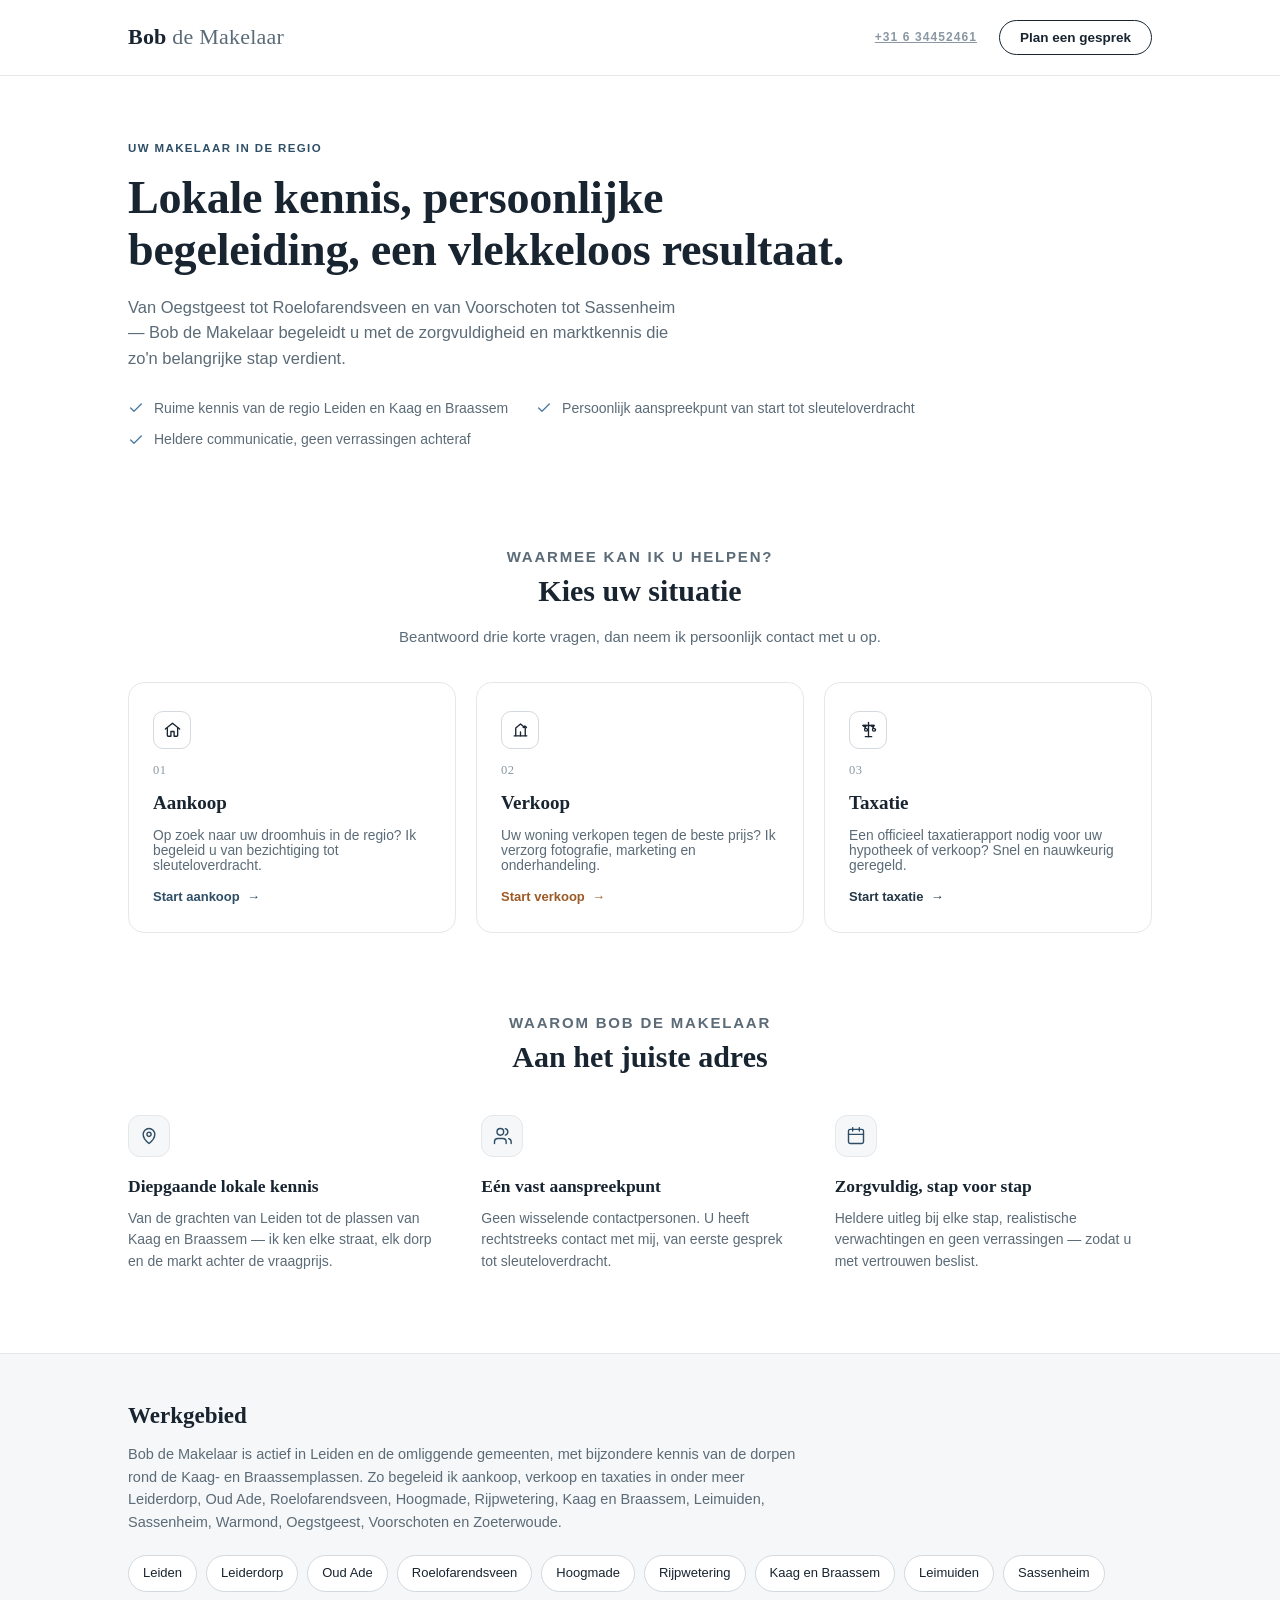
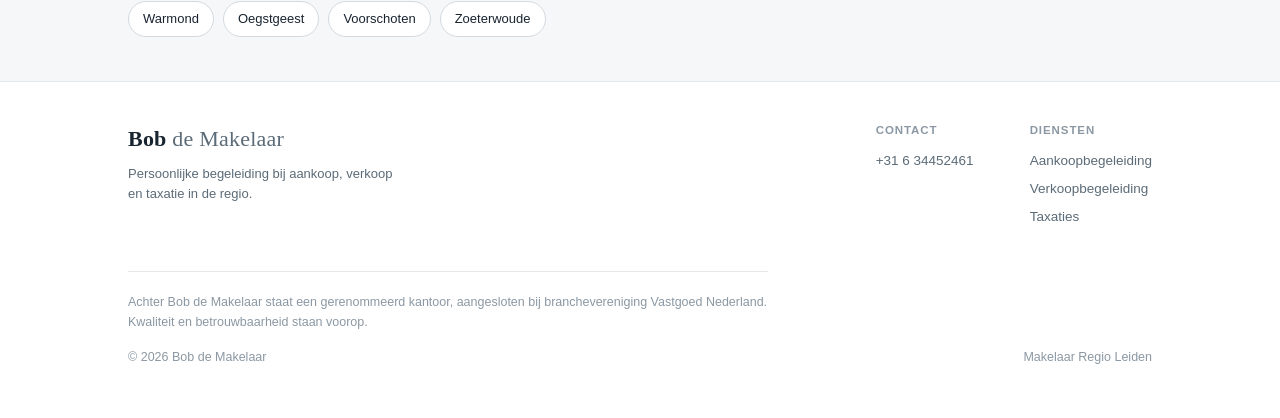
<file: index.html>
<!DOCTYPE html>
<html lang="nl">
<head>
<meta charset="UTF-8" />
<meta name="viewport" content="width=device-width, initial-scale=1" />
<title>Bob de Makelaar — Aankoop, Verkoop &amp; Taxatie in de regio Leiden</title>
<meta name="description" content="Bob de Makelaar begeleidt aankoop, verkoop en taxatie van woningen in Leiden, Leiderdorp, Oud Ade, Roelofarendsveen, Hoogmade, Rijpwetering, Kaag en Braassem, Leimuiden, Sassenheim, Warmond, Oegstgeest, Voorschoten en Zoeterwoude." />
<link rel="canonical" href="https://bobdemakelaar.nl/" />

<link rel="icon" type="image/svg+xml" href="/favicon.svg" />
<link rel="icon" type="image/png" href="/favicon.png" />
<link rel="shortcut icon" href="/favicon.ico" />
<link rel="apple-touch-icon" href="/apple-touch-icon.png" />

<meta property="og:type" content="website" />
<meta property="og:locale" content="nl_NL" />
<meta property="og:url" content="https://bobdemakelaar.nl/" />
<meta property="og:site_name" content="Bob de Makelaar" />
<meta property="og:title" content="Bob de Makelaar — Aankoop, Verkoop &amp; Taxatie in de regio Leiden" />
<meta property="og:description" content="Bob de Makelaar begeleidt aankoop, verkoop en taxatie van woningen in Leiden, Leiderdorp, Oud Ade, Roelofarendsveen, Hoogmade, Rijpwetering, Kaag en Braassem, Leimuiden, Sassenheim, Warmond, Oegstgeest, Voorschoten en Zoeterwoude." />
<meta property="og:image" content="https://bobdemakelaar.nl/og-image.png" />
<meta property="og:image:width" content="1200" />
<meta property="og:image:height" content="630" />
<meta property="og:image:alt" content="Bob de Makelaar — uw makelaar in de regio Leiden" />

<meta name="twitter:card" content="summary_large_image" />
<meta name="twitter:title" content="Bob de Makelaar — Aankoop, Verkoop &amp; Taxatie in de regio Leiden" />
<meta name="twitter:description" content="Bob de Makelaar begeleidt aankoop, verkoop en taxatie van woningen in Leiden en de regio." />
<meta name="twitter:image" content="https://bobdemakelaar.nl/og-image.png" />

<script type="application/ld+json">
{
  "@context": "https://schema.org",
  "@type": "RealEstateAgent",
  "name": "Bob de Makelaar",
  "url": "https://bobdemakelaar.nl/",
  "telephone": "+31634452461",
  "image": "https://bobdemakelaar.nl/og-image.png",
  "description": "Bob de Makelaar begeleidt aankoop, verkoop en taxatie van woningen in Leiden en omstreken.",
  "areaServed": [
    { "@type": "Place", "name": "Leiden" },
    { "@type": "Place", "name": "Leiderdorp" },
    { "@type": "Place", "name": "Oud Ade" },
    { "@type": "Place", "name": "Roelofarendsveen" },
    { "@type": "Place", "name": "Hoogmade" },
    { "@type": "Place", "name": "Rijpwetering" },
    { "@type": "Place", "name": "Kaag en Braassem" },
    { "@type": "Place", "name": "Leimuiden" },
    { "@type": "Place", "name": "Sassenheim" },
    { "@type": "Place", "name": "Warmond" },
    { "@type": "Place", "name": "Oegstgeest" },
    { "@type": "Place", "name": "Voorschoten" },
    { "@type": "Place", "name": "Zoeterwoude" }
  ]
}
</script>
<style>
  :root{
    --bg: #FFFFFF;
    --bg-soft: #F6F7F8;
    --surface: #FFFFFF;
    --ink: #182430;
    --ink-soft: #5B6B77;
    --ink-faint: #8B98A3;
    --border: #E4E8EB;
    --border-strong: #D3D9DE;
    --blue: #4C7A9E;
    --blue-deep: #2E4E66;
    --blue-wash: #EEF3F7;
    --orange: #C97A3D;
    --orange-deep: #9C5A26;
    --orange-wash: #FBF1E6;
    --navy: #243746;
    --navy-wash: #ECEEF1;
    --shadow: 0 24px 48px -30px rgba(24,36,48,0.22);
    --shadow-sm: 0 10px 24px -16px rgba(24,36,48,0.18);
    --radius-lg: 24px;
    --radius-md: 16px;
    --radius-sm: 10px;
    --font-display: "Iowan Old Style","Palatino Linotype","Book Antiqua",Georgia,serif;
    --font-body: -apple-system,BlinkMacSystemFont,"Segoe UI",Roboto,"Helvetica Neue",Arial,sans-serif;
  }
  :root[data-theme="dark"]{
    --bg: #14191E;
    --bg-soft: #191F25;
    --surface: #1B2229;
    --ink: #EDF0F2;
    --ink-soft: #9FACB6;
    --ink-faint: #6B7882;
    --border: #2A333B;
    --border-strong: #37424B;
    --blue: #7FA6C4;
    --blue-deep: #AEC9DD;
    --blue-wash: #202A33;
    --orange: #DB9C63;
    --orange-deep: #EBBB8E;
    --orange-wash: #2B2420;
    --navy: #9BB0BF;
    --navy-wash: #1F262C;
    --shadow: 0 24px 48px -28px rgba(0,0,0,0.6);
    --shadow-sm: 0 10px 24px -16px rgba(0,0,0,0.5);
  }
  /* Site always renders in the light theme regardless of OS preference,
     so it looks the same on every device. */

  *{box-sizing:border-box;}
  html{scroll-behavior:smooth;}
  body{
    margin:0;
    background:var(--bg);
    color:var(--ink);
    font-family:var(--font-body);
    line-height:1.55;
    -webkit-font-smoothing:antialiased;
  }
  .wrap{max-width:1080px; margin:0 auto; padding:0 28px;}
  a{color:inherit;}
  h1,h2,h3{text-wrap:balance;}

  /* ---------- Nav ---------- */
  nav.topnav{
    border-bottom:1px solid var(--border);
    background:var(--surface);
  }
  .topnav-inner{
    display:flex;
    align-items:center;
    justify-content:space-between;
    padding:20px 28px;
    max-width:1080px;
    margin:0 auto;
    gap:20px;
    flex-wrap:wrap;
  }
  .logo{
    font-family:var(--font-display);
    font-size:22px;
    font-weight:600;
    letter-spacing:0.01em;
    white-space:nowrap;
  }
  .logo .thin{font-weight:400; color:var(--ink-soft);}
  .nav-right{
    display:flex;
    align-items:center;
    gap:22px;
  }
  .nav-tag{
    font-size:12px;
    letter-spacing:0.09em;
    text-transform:uppercase;
    color:var(--ink-faint);
    font-weight:600;
  }
  .nav-cta{
    appearance:none;
    border:1.5px solid var(--ink);
    background:transparent;
    color:var(--ink);
    border-radius:999px;
    padding:9px 20px;
    font-family:inherit;
    font-size:13.5px;
    font-weight:600;
    cursor:pointer;
    white-space:nowrap;
    transition:background .15s ease, color .15s ease;
  }
  .nav-cta:hover{background:var(--ink); color:var(--surface);}

  /* ---------- Hero ---------- */
  .hero{
    padding:64px 0 30px;
  }
  .eyebrow{
    text-transform:uppercase;
    letter-spacing:0.12em;
    font-size:11.5px;
    font-weight:700;
    color:var(--blue-deep);
    margin:0 0 14px;
  }
  .hero h1{
    font-family:var(--font-display);
    font-weight:600;
    font-size:clamp(32px, 3.6vw, 47px);
    line-height:1.14;
    margin:0 0 18px;
    letter-spacing:-0.005em;
  }
  .hero p.lede{
    color:var(--ink-soft);
    font-size:16.5px;
    max-width:560px;
    margin:0 0 26px;
  }
  .trust-bullets{
    display:flex;
    flex-wrap:wrap;
    gap:10px 28px;
    margin:0;
    padding:0;
    list-style:none;
  }
  .trust-bullets li{
    display:flex;
    align-items:center;
    gap:10px;
    font-size:14px;
    color:var(--ink-soft);
  }
  .trust-bullets svg{width:16px; height:16px; flex-shrink:0; color:var(--blue);}

  /* ---------- Section heading helper ---------- */
  .section-head{
    text-align:center;
    max-width:560px;
    margin:0 auto 34px;
  }
  .section-head .eyebrow{text-align:center;}
  .section-head h2{
    font-family:var(--font-display);
    font-weight:600;
    font-size:clamp(24px, 2.6vw, 30px);
    margin:0 0 10px;
  }
  .section-head p{
    color:var(--ink-soft);
    font-size:15px;
    margin:0;
  }

  /* ---------- Choice cards ---------- */
  .choices-section{padding:64px 0 8px;}
  .choices{
    display:grid;
    grid-template-columns:repeat(3,1fr);
    gap:20px;
  }
  @media (max-width:760px){ .choices{grid-template-columns:1fr;} }
  .choice{
    appearance:none;
    border:1.5px solid var(--border);
    background:var(--surface);
    border-radius:var(--radius-md);
    padding:28px 24px;
    text-align:left;
    cursor:pointer;
    font-family:inherit;
    color:var(--ink);
    transition:transform .18s ease, box-shadow .18s ease, border-color .18s ease;
    display:flex;
    flex-direction:column;
    gap:14px;
  }
  .choice:hover{transform:translateY(-2px); box-shadow:var(--shadow-sm); border-color:var(--border-strong);}
  .choice:focus-visible{outline:2px solid var(--blue); outline-offset:2px;}
  .choice .icon{
    width:38px;height:38px;
    display:flex;align-items:center;justify-content:center;
    color:var(--ink);
    border:1.5px solid var(--border-strong);
    border-radius:10px;
  }
  .choice .icon svg{width:19px;height:19px;}
  .choice .num{
    font-family:var(--font-display);
    font-size:12.5px;
    color:var(--ink-faint);
    letter-spacing:0.04em;
  }
  .choice h3{
    margin:0;
    font-size:19px;
    font-family:var(--font-display);
    font-weight:600;
  }
  .choice p{
    margin:0;
    font-size:13.8px;
    color:var(--ink-soft);
  }
  .choice .go{
    font-size:13px;
    font-weight:600;
    display:flex;
    align-items:center;
    gap:6px;
    margin-top:2px;
  }
  .choice[data-key="aankoop"] .go, .choice[data-key="aankoop"].active .icon{color:var(--blue-deep);}
  .choice[data-key="verkoop"] .go, .choice[data-key="verkoop"].active .icon{color:var(--orange-deep);}
  .choice[data-key="taxatie"] .go, .choice[data-key="taxatie"].active .icon{color:var(--navy);}
  .choice.active{border-color:var(--border-strong); box-shadow:var(--shadow-sm);}
  .choice[data-key="aankoop"].active{border-color:var(--blue);}
  .choice[data-key="verkoop"].active{border-color:var(--orange);}
  .choice[data-key="taxatie"].active{border-color:var(--navy);}

  /* ---------- Question panel ---------- */
  .panel-wrap{
    display:grid;
    grid-template-rows:0fr;
    transition:grid-template-rows .38s ease;
  }
  .panel-wrap.open{grid-template-rows:1fr;}
  .panel-inner{overflow:hidden;}
  .panel{
    margin-top:22px;
    background:var(--bg-soft);
    border:1.5px solid var(--border);
    border-radius:var(--radius-lg);
    padding:32px 32px 28px;
  }
  .panel-tag{
    text-transform:uppercase;
    letter-spacing:0.09em;
    font-size:11px;
    font-weight:700;
    margin:0 0 6px;
  }
  .panel[data-active="aankoop"] .panel-tag{color:var(--blue-deep);}
  .panel[data-active="verkoop"] .panel-tag{color:var(--orange-deep);}
  .panel[data-active="taxatie"] .panel-tag{color:var(--navy);}
  .panel h2{
    font-family:var(--font-display);
    font-size:21px;
    margin:0 0 22px;
    font-weight:600;
  }
  .qgrid{
    display:grid;
    grid-template-columns:1fr 1fr;
    gap:18px 22px;
  }
  @media (max-width:680px){ .qgrid{grid-template-columns:1fr;} }
  .field{display:flex; flex-direction:column; gap:7px;}
  .field.span2{grid-column:1 / -1;}
  .field label{
    font-size:12px;
    font-weight:600;
    letter-spacing:0.02em;
    color:var(--ink-soft);
  }
  .field select, .field input[type="text"]{
    font-family:inherit;
    font-size:14.5px;
    padding:12px 14px;
    border-radius:var(--radius-sm);
    border:1.5px solid var(--border-strong);
    background:var(--surface);
    color:var(--ink);
  }
  .field select:focus, .field input:focus{
    outline:none;
    border-color:var(--blue);
    box-shadow:0 0 0 3px var(--blue-wash);
  }
  .toggle-row{display:flex; gap:8px; flex-wrap:wrap;}
  .toggle-btn{
    appearance:none;
    border:1.5px solid var(--border-strong);
    background:var(--surface);
    border-radius:var(--radius-sm);
    padding:10px 16px;
    font-size:13.5px;
    font-family:inherit;
    cursor:pointer;
    color:var(--ink-soft);
    transition:all .15s ease;
  }
  .toggle-btn.selected{
    border-color:var(--blue);
    color:var(--blue-deep);
    background:var(--blue-wash);
    font-weight:600;
  }
  .contact-row{
    display:grid;
    grid-template-columns:1fr 1fr 1fr;
    gap:18px 22px;
    margin-top:20px;
    padding-top:20px;
    border-top:1px solid var(--border);
  }
  @media (max-width:680px){ .contact-row{grid-template-columns:1fr;} }
  .submit-row{
    margin-top:24px;
    display:flex;
    align-items:center;
    gap:16px;
    flex-wrap:wrap;
  }
  .submit-btn{
    appearance:none;
    border:none;
    border-radius:999px;
    padding:13px 28px;
    font-family:inherit;
    font-size:14.5px;
    font-weight:600;
    cursor:pointer;
    color:#fff;
    background:var(--ink);
    transition:opacity .15s ease;
  }
  .submit-btn:hover{opacity:0.85;}
  .confirm-msg{
    font-size:13.5px;
    color:var(--ink-soft);
    display:none;
    align-items:center;
    gap:6px;
  }
  .confirm-msg.show{display:inline-flex;}
  .confirm-msg svg{width:15px;height:15px; color:var(--blue-deep);}

  /* ---------- Why section ---------- */
  .why-section{padding:70px 0 10px;}
  .why-grid{
    display:grid;
    grid-template-columns:repeat(3,1fr);
    gap:36px;
  }
  @media (max-width:760px){ .why-grid{grid-template-columns:1fr; gap:28px;} }
  .why-item{text-align:left;}
  .why-item .icon{
    width:42px;height:42px;
    border-radius:12px;
    background:var(--bg-soft);
    border:1px solid var(--border);
    display:flex;align-items:center;justify-content:center;
    margin-bottom:16px;
    color:var(--blue-deep);
  }
  .why-item .icon svg{width:20px;height:20px;}
  .why-item h3{
    font-family:var(--font-display);
    font-size:17.5px;
    margin:0 0 8px;
    font-weight:600;
  }
  .why-item p{
    font-size:14px;
    color:var(--ink-soft);
    margin:0;
  }

  /* ---------- Werkgebied ---------- */
  .area-section{
    margin-top:70px;
    padding:44px 0;
    background:var(--bg-soft);
    border-top:1px solid var(--border);
    border-bottom:1px solid var(--border);
  }
  .area-inner{max-width:1080px; margin:0 auto; padding:0 28px;}
  .area-section h2{
    font-family:var(--font-display);
    font-size:23px;
    margin:0 0 10px;
    font-weight:600;
  }
  .area-section p{
    color:var(--ink-soft);
    font-size:14.5px;
    max-width:680px;
    margin:0 0 22px;
  }
  .town-pills{
    display:flex;
    flex-wrap:wrap;
    gap:9px;
  }
  .town-pill{
    background:var(--surface);
    border:1px solid var(--border-strong);
    border-radius:999px;
    padding:7px 14px;
    font-size:13px;
    color:var(--ink);
  }

  /* ---------- Footer ---------- */
  footer{padding:40px 0 50px;}
  .footer-inner{
    display:flex;
    justify-content:space-between;
    align-items:flex-start;
    flex-wrap:wrap;
    gap:28px;
    padding-top:0;
  }
  .footer-brand .logo{margin-bottom:8px;}
  .footer-brand p{font-size:13px; color:var(--ink-soft); max-width:280px; margin:0;}
  .footer-cols{display:flex; gap:56px; flex-wrap:wrap;}
  .footer-col h4{
    font-size:11.5px;
    text-transform:uppercase;
    letter-spacing:0.08em;
    color:var(--ink-faint);
    margin:0 0 12px;
    font-weight:700;
  }
  .footer-col p, .footer-col a{
    display:block;
    font-size:13.5px;
    color:var(--ink-soft);
    margin:0 0 7px;
    text-decoration:none;
  }
  .footer-disclaimer{
    margin:36px 0 0;
    padding-top:20px;
    border-top:1px solid var(--border);
    font-size:12.5px;
    line-height:1.6;
    color:var(--ink-faint);
    max-width:640px;
  }
  .footer-bottom{
    margin-top:16px;
    font-size:12.5px;
    color:var(--ink-faint);
    display:flex;
    justify-content:space-between;
    flex-wrap:wrap;
    gap:10px;
  }

  @media (prefers-reduced-motion: reduce){
    .choice, .panel-wrap, .submit-btn, html{transition:none; scroll-behavior:auto;}
  }
</style>
</head>
<body>

<nav class="topnav">
  <div class="topnav-inner">
    <div class="logo">Bob <span class="thin">de Makelaar</span></div>
    <div class="nav-right">
      <a class="nav-tag" href="tel:+31634452461">+31 6 34452461</a>
      <button class="nav-cta" type="button" onclick="document.getElementById('choices').scrollIntoView({behavior:'smooth'})">Plan een gesprek</button>
    </div>
  </div>
</nav>

<div class="wrap">

  <section class="hero">
    <p class="eyebrow">Uw makelaar in de regio</p>
    <h1>Lokale kennis, persoonlijke begeleiding, een vlekkeloos resultaat.</h1>
    <p class="lede">Van Oegstgeest tot Roelofarendsveen en van Voorschoten tot Sassenheim — Bob de Makelaar begeleidt u met de zorgvuldigheid en marktkennis die zo'n belangrijke stap verdient.</p>
    <ul class="trust-bullets">
      <li><svg viewBox="0 0 24 24" fill="none" stroke="currentColor" stroke-width="2" stroke-linecap="round" stroke-linejoin="round"><path d="M20 6 9 17l-5-5"/></svg>Ruime kennis van de regio Leiden en Kaag en Braassem</li>
      <li><svg viewBox="0 0 24 24" fill="none" stroke="currentColor" stroke-width="2" stroke-linecap="round" stroke-linejoin="round"><path d="M20 6 9 17l-5-5"/></svg>Persoonlijk aanspreekpunt van start tot sleuteloverdracht</li>
      <li><svg viewBox="0 0 24 24" fill="none" stroke="currentColor" stroke-width="2" stroke-linecap="round" stroke-linejoin="round"><path d="M20 6 9 17l-5-5"/></svg>Heldere communicatie, geen verrassingen achteraf</li>
    </ul>
  </section>

  <section class="choices-section">
    <div class="section-head">
      <p class="eyebrow">Waarmee kan ik u helpen?</p>
      <h2>Kies uw situatie</h2>
      <p>Beantwoord drie korte vragen, dan neem ik persoonlijk contact met u op.</p>
    </div>

    <div class="choices" role="group" aria-label="Kies een dienst" id="choices">
      <button class="choice" data-key="aankoop" type="button">
        <span class="icon" aria-hidden="true">
          <svg viewBox="0 0 24 24" fill="none" stroke="currentColor" stroke-width="1.7" stroke-linecap="round" stroke-linejoin="round"><path d="M3 11.5 12 4l9 7.5"/><path d="M5.5 10v9.5a1 1 0 0 0 1 1H10v-6h4v6h3.5a1 1 0 0 0 1-1V10"/></svg>
        </span>
        <span class="num">01</span>
        <h3>Aankoop</h3>
        <p>Op zoek naar uw droomhuis in de regio? Ik begeleid u van bezichtiging tot sleuteloverdracht.</p>
        <span class="go">Start aankoop &nbsp;→</span>
      </button>

      <button class="choice" data-key="verkoop" type="button">
        <span class="icon" aria-hidden="true">
          <svg viewBox="0 0 24 24" fill="none" stroke="currentColor" stroke-width="1.7" stroke-linecap="round" stroke-linejoin="round"><path d="M4 20h16"/><path d="M6 20V10l6-5 6 5v10"/><path d="M12 20v-5"/><path d="m15.5 9.5 2-2 2 2"/></svg>
        </span>
        <span class="num">02</span>
        <h3>Verkoop</h3>
        <p>Uw woning verkopen tegen de beste prijs? Ik verzorg fotografie, marketing en onderhandeling.</p>
        <span class="go">Start verkoop &nbsp;→</span>
      </button>

      <button class="choice" data-key="taxatie" type="button">
        <span class="icon" aria-hidden="true">
          <svg viewBox="0 0 24 24" fill="none" stroke="currentColor" stroke-width="1.7" stroke-linecap="round" stroke-linejoin="round"><path d="M12 3v18"/><path d="M5 7h4l-2 5a2 2 0 1 0 4 0Z"/><path d="M15 7h4l-2 5a2 2 0 1 0 4 0Z"/><path d="M5 7h14"/><path d="M8 21h8"/></svg>
        </span>
        <span class="num">03</span>
        <h3>Taxatie</h3>
        <p>Een officieel taxatierapport nodig voor uw hypotheek of verkoop? Snel en nauwkeurig geregeld.</p>
        <span class="go">Start taxatie &nbsp;→</span>
      </button>
    </div>

    <div class="panel-wrap" id="panelWrap">
      <div class="panel-inner">
        <form class="panel" id="panel" data-active="" novalidate>

          <div data-fields="aankoop" hidden>
            <p class="panel-tag">Aankoop</p>
            <h2>Vertel me wat u zoekt</h2>
            <div class="qgrid">
              <div class="field">
                <label for="a-zoekgebied">Zoekgebied</label>
                <select id="a-zoekgebied">
                  <option value="">Kies een plaats</option>
                  <option>Leiden</option><option>Leiderdorp</option><option>Oud Ade</option>
                  <option>Roelofarendsveen</option><option>Hoogmade</option><option>Rijpwetering</option>
                  <option>Kaag en Braassem</option><option>Leimuiden</option><option>Sassenheim</option>
                  <option>Warmond</option><option>Oegstgeest</option><option>Voorschoten</option><option>Zoeterwoude</option>
                </select>
              </div>
              <div class="field">
                <label for="a-type">Type woning</label>
                <select id="a-type">
                  <option value="">Kies een type</option>
                  <option>Tussenwoning</option><option>Hoekwoning</option><option>Twee-onder-een-kap</option>
                  <option>Vrijstaande woning</option><option>Appartement</option>
                </select>
              </div>
              <div class="field span2">
                <label>Gesprek met hypotheekadviseur al gehad?</label>
                <div class="toggle-row" data-toggle-group="a-hypotheek">
                  <button type="button" class="toggle-btn">Ja</button>
                  <button type="button" class="toggle-btn">Nee</button>
                  <button type="button" class="toggle-btn">Binnenkort gepland</button>
                </div>
              </div>
            </div>
          </div>

          <div data-fields="verkoop" hidden>
            <p class="panel-tag">Verkoop</p>
            <h2>Vertel me over uw woning</h2>
            <div class="qgrid">
              <div class="field">
                <label for="v-locatie">Locatie</label>
                <select id="v-locatie">
                  <option value="">Kies een plaats</option>
                  <option>Leiden</option><option>Leiderdorp</option><option>Oud Ade</option>
                  <option>Roelofarendsveen</option><option>Hoogmade</option><option>Rijpwetering</option>
                  <option>Kaag en Braassem</option><option>Leimuiden</option><option>Sassenheim</option>
                  <option>Warmond</option><option>Oegstgeest</option><option>Voorschoten</option><option>Zoeterwoude</option>
                </select>
              </div>
              <div class="field">
                <label for="v-type">Type woning</label>
                <select id="v-type">
                  <option value="">Kies een type</option>
                  <option>Tussenwoning</option><option>Hoekwoning</option><option>Twee-onder-een-kap</option>
                  <option>Vrijstaande woning</option><option>Appartement</option>
                </select>
              </div>
              <div class="field span2">
                <label for="v-straat">Straat</label>
                <input type="text" id="v-straat" placeholder="Bijv. Breestraat 12">
              </div>
            </div>
          </div>

          <div data-fields="taxatie" hidden>
            <p class="panel-tag">Taxatie</p>
            <h2>Waarvoor heeft u de taxatie nodig?</h2>
            <div class="qgrid">
              <div class="field span2">
                <label>Woning kopen of verkopen?</label>
                <div class="toggle-row" data-toggle-group="t-doel">
                  <button type="button" class="toggle-btn">Kopen</button>
                  <button type="button" class="toggle-btn">Verkopen</button>
                </div>
              </div>
              <div class="field">
                <label for="t-type">Wat voor soort woning?</label>
                <select id="t-type">
                  <option value="">Kies een type</option>
                  <option>Tussenwoning</option><option>Hoekwoning</option><option>Twee-onder-een-kap</option>
                  <option>Vrijstaande woning</option><option>Appartement</option>
                </select>
              </div>
            </div>
          </div>

          <div class="contact-row">
            <div class="field">
              <label for="c-naam">Naam</label>
              <input type="text" id="c-naam" placeholder="Uw naam">
            </div>
            <div class="field">
              <label for="c-email">E-mailadres</label>
              <input type="text" id="c-email" placeholder="naam@voorbeeld.nl">
            </div>
            <div class="field">
              <label for="c-tel">Telefoonnummer</label>
              <input type="text" id="c-tel" placeholder="06 12345678">
            </div>
          </div>

          <div class="submit-row">
            <button type="submit" class="submit-btn">Versturen</button>
            <span class="confirm-msg" id="confirmMsg">
              <svg viewBox="0 0 24 24" fill="none" stroke="currentColor" stroke-width="2" stroke-linecap="round" stroke-linejoin="round"><path d="M20 6 9 17l-5-5"/></svg>
              Bedankt! Bob neemt snel contact met u op.
            </span>
            <span class="confirm-msg" id="errorMsg" style="color:var(--orange-deep);">
              Er ging iets mis. Probeer het nogmaals of bel direct.
            </span>
          </div>
        </form>
      </div>
    </div>
  </section>

  <section class="why-section">
    <div class="section-head">
      <p class="eyebrow">Waarom Bob de Makelaar</p>
      <h2>Aan het juiste adres</h2>
    </div>
    <div class="why-grid">
      <div class="why-item">
        <span class="icon" aria-hidden="true">
          <svg viewBox="0 0 24 24" fill="none" stroke="currentColor" stroke-width="1.7" stroke-linecap="round" stroke-linejoin="round"><path d="M12 21s-7-5.2-7-11a7 7 0 0 1 14 0c0 5.8-7 11-7 11Z"/><circle cx="12" cy="10" r="2.5"/></svg>
        </span>
        <h3>Diepgaande lokale kennis</h3>
        <p>Van de grachten van Leiden tot de plassen van Kaag en Braassem — ik ken elke straat, elk dorp en de markt achter de vraagprijs.</p>
      </div>
      <div class="why-item">
        <span class="icon" aria-hidden="true">
          <svg viewBox="0 0 24 24" fill="none" stroke="currentColor" stroke-width="1.7" stroke-linecap="round" stroke-linejoin="round"><path d="M17 21v-2a4 4 0 0 0-4-4H7a4 4 0 0 0-4 4v2"/><circle cx="10" cy="7" r="4"/><path d="M23 21v-2a4 4 0 0 0-3-3.87"/><path d="M16 3.13a4 4 0 0 1 0 7.75"/></svg>
        </span>
        <h3>Eén vast aanspreekpunt</h3>
        <p>Geen wisselende contactpersonen. U heeft rechtstreeks contact met mij, van eerste gesprek tot sleuteloverdracht.</p>
      </div>
      <div class="why-item">
        <span class="icon" aria-hidden="true">
          <svg viewBox="0 0 24 24" fill="none" stroke="currentColor" stroke-width="1.7" stroke-linecap="round" stroke-linejoin="round"><rect x="3" y="4" width="18" height="17" rx="2"/><path d="M16 2v4M8 2v4M3 10h18"/></svg>
        </span>
        <h3>Zorgvuldig, stap voor stap</h3>
        <p>Heldere uitleg bij elke stap, realistische verwachtingen en geen verrassingen — zodat u met vertrouwen beslist.</p>
      </div>
    </div>
  </section>
</div>

<section class="area-section">
  <div class="area-inner">
    <h2>Werkgebied</h2>
    <p>Bob de Makelaar is actief in Leiden en de omliggende gemeenten, met bijzondere kennis van de dorpen rond de Kaag- en Braassemplassen. Zo begeleid ik aankoop, verkoop en taxaties in onder meer Leiderdorp, Oud Ade, Roelofarendsveen, Hoogmade, Rijpwetering, Kaag en Braassem, Leimuiden, Sassenheim, Warmond, Oegstgeest, Voorschoten en Zoeterwoude.</p>
    <div class="town-pills">
      <span class="town-pill">Leiden</span>
      <span class="town-pill">Leiderdorp</span>
      <span class="town-pill">Oud Ade</span>
      <span class="town-pill">Roelofarendsveen</span>
      <span class="town-pill">Hoogmade</span>
      <span class="town-pill">Rijpwetering</span>
      <span class="town-pill">Kaag en Braassem</span>
      <span class="town-pill">Leimuiden</span>
      <span class="town-pill">Sassenheim</span>
      <span class="town-pill">Warmond</span>
      <span class="town-pill">Oegstgeest</span>
      <span class="town-pill">Voorschoten</span>
      <span class="town-pill">Zoeterwoude</span>
    </div>
  </div>
</section>

<footer>
  <div class="wrap">
    <div class="footer-inner">
      <div class="footer-brand">
        <div class="logo">Bob <span class="thin">de Makelaar</span></div>
        <p>Persoonlijke begeleiding bij aankoop, verkoop en taxatie in de regio.</p>
      </div>
      <div class="footer-cols">
        <div class="footer-col">
          <h4>Contact</h4>
          <a href="tel:+31634452461">+31 6 34452461</a>
        </div>
        <div class="footer-col">
          <h4>Diensten</h4>
          <p>Aankoopbegeleiding</p>
          <p>Verkoopbegeleiding</p>
          <p>Taxaties</p>
        </div>
      </div>
    </div>
    <p class="footer-disclaimer">Achter Bob de Makelaar staat een gerenommeerd kantoor, aangesloten bij branchevereniging Vastgoed Nederland. Kwaliteit en betrouwbaarheid staan voorop.</p>
    <div class="footer-bottom">
      <span>© 2026 Bob de Makelaar</span>
      <span>Makelaar Regio Leiden</span>
    </div>
  </div>
</footer>

<script>
(function(){
  var choices = document.querySelectorAll('.choice');
  var panelWrap = document.getElementById('panelWrap');
  var panel = document.getElementById('panel');
  var fieldGroups = document.querySelectorAll('[data-fields]');
  var confirmMsg = document.getElementById('confirmMsg');

  choices.forEach(function(btn){
    btn.addEventListener('click', function(){
      var key = btn.getAttribute('data-key');
      choices.forEach(function(b){ b.classList.toggle('active', b === btn); });
      fieldGroups.forEach(function(g){ g.hidden = g.getAttribute('data-fields') !== key; });
      panel.setAttribute('data-active', key);
      panelWrap.classList.add('open');
      confirmMsg.classList.remove('show');
      if (window.matchMedia('(prefers-reduced-motion: reduce)').matches) {
        panel.scrollIntoView({block:'nearest'});
      } else {
        setTimeout(function(){ panel.scrollIntoView({behavior:'smooth', block:'nearest'}); }, 120);
      }
    });
  });

  document.querySelectorAll('[data-toggle-group]').forEach(function(group){
    group.querySelectorAll('.toggle-btn').forEach(function(btn){
      btn.addEventListener('click', function(){
        group.querySelectorAll('.toggle-btn').forEach(function(b){ b.classList.remove('selected'); });
        btn.classList.add('selected');
      });
    });
  });

  function toggleValue(groupName){
    var selected = document.querySelector('[data-toggle-group="' + groupName + '"] .toggle-btn.selected');
    return selected ? selected.textContent.trim() : '';
  }

  var submitBtn = panel.querySelector('.submit-btn');
  var errorMsg = document.getElementById('errorMsg');

  panel.addEventListener('submit', function(e){
    e.preventDefault();
    var active = panel.getAttribute('data-active');
    if (!active) return;

    var data = {
      access_key: '1c53e0fe-595d-43fa-9beb-f96fec5c3ba6',
      subject: 'Nieuwe aanvraag via bobdemakelaar.nl — ' + active,
      from_name: 'Bob de Makelaar website',
      dienst: active,
      naam: document.getElementById('c-naam').value,
      email: document.getElementById('c-email').value,
      telefoon: document.getElementById('c-tel').value
    };

    if (active === 'aankoop') {
      data.zoekgebied = document.getElementById('a-zoekgebied').value;
      data.type_woning = document.getElementById('a-type').value;
      data.hypotheekgesprek = toggleValue('a-hypotheek');
    } else if (active === 'verkoop') {
      data.locatie = document.getElementById('v-locatie').value;
      data.type_woning = document.getElementById('v-type').value;
      data.straat = document.getElementById('v-straat').value;
    } else if (active === 'taxatie') {
      data.doel = toggleValue('t-doel');
      data.type_woning = document.getElementById('t-type').value;
    }

    submitBtn.disabled = true;
    submitBtn.textContent = 'Versturen...';
    confirmMsg.classList.remove('show');
    errorMsg.classList.remove('show');

    fetch('https://api.web3forms.com/submit', {
      method: 'POST',
      headers: { 'Content-Type': 'application/json', Accept: 'application/json' },
      body: JSON.stringify(data)
    })
      .then(function(res){ return res.json(); })
      .then(function(json){
        submitBtn.disabled = false;
        submitBtn.textContent = 'Versturen';
        if (json.success) {
          confirmMsg.classList.add('show');
          panel.reset();
          document.querySelectorAll('.toggle-btn.selected').forEach(function(b){ b.classList.remove('selected'); });
        } else {
          errorMsg.classList.add('show');
        }
      })
      .catch(function(){
        submitBtn.disabled = false;
        submitBtn.textContent = 'Versturen';
        errorMsg.classList.add('show');
      });
  });
})();
</script>
</body>
</html>
</file>
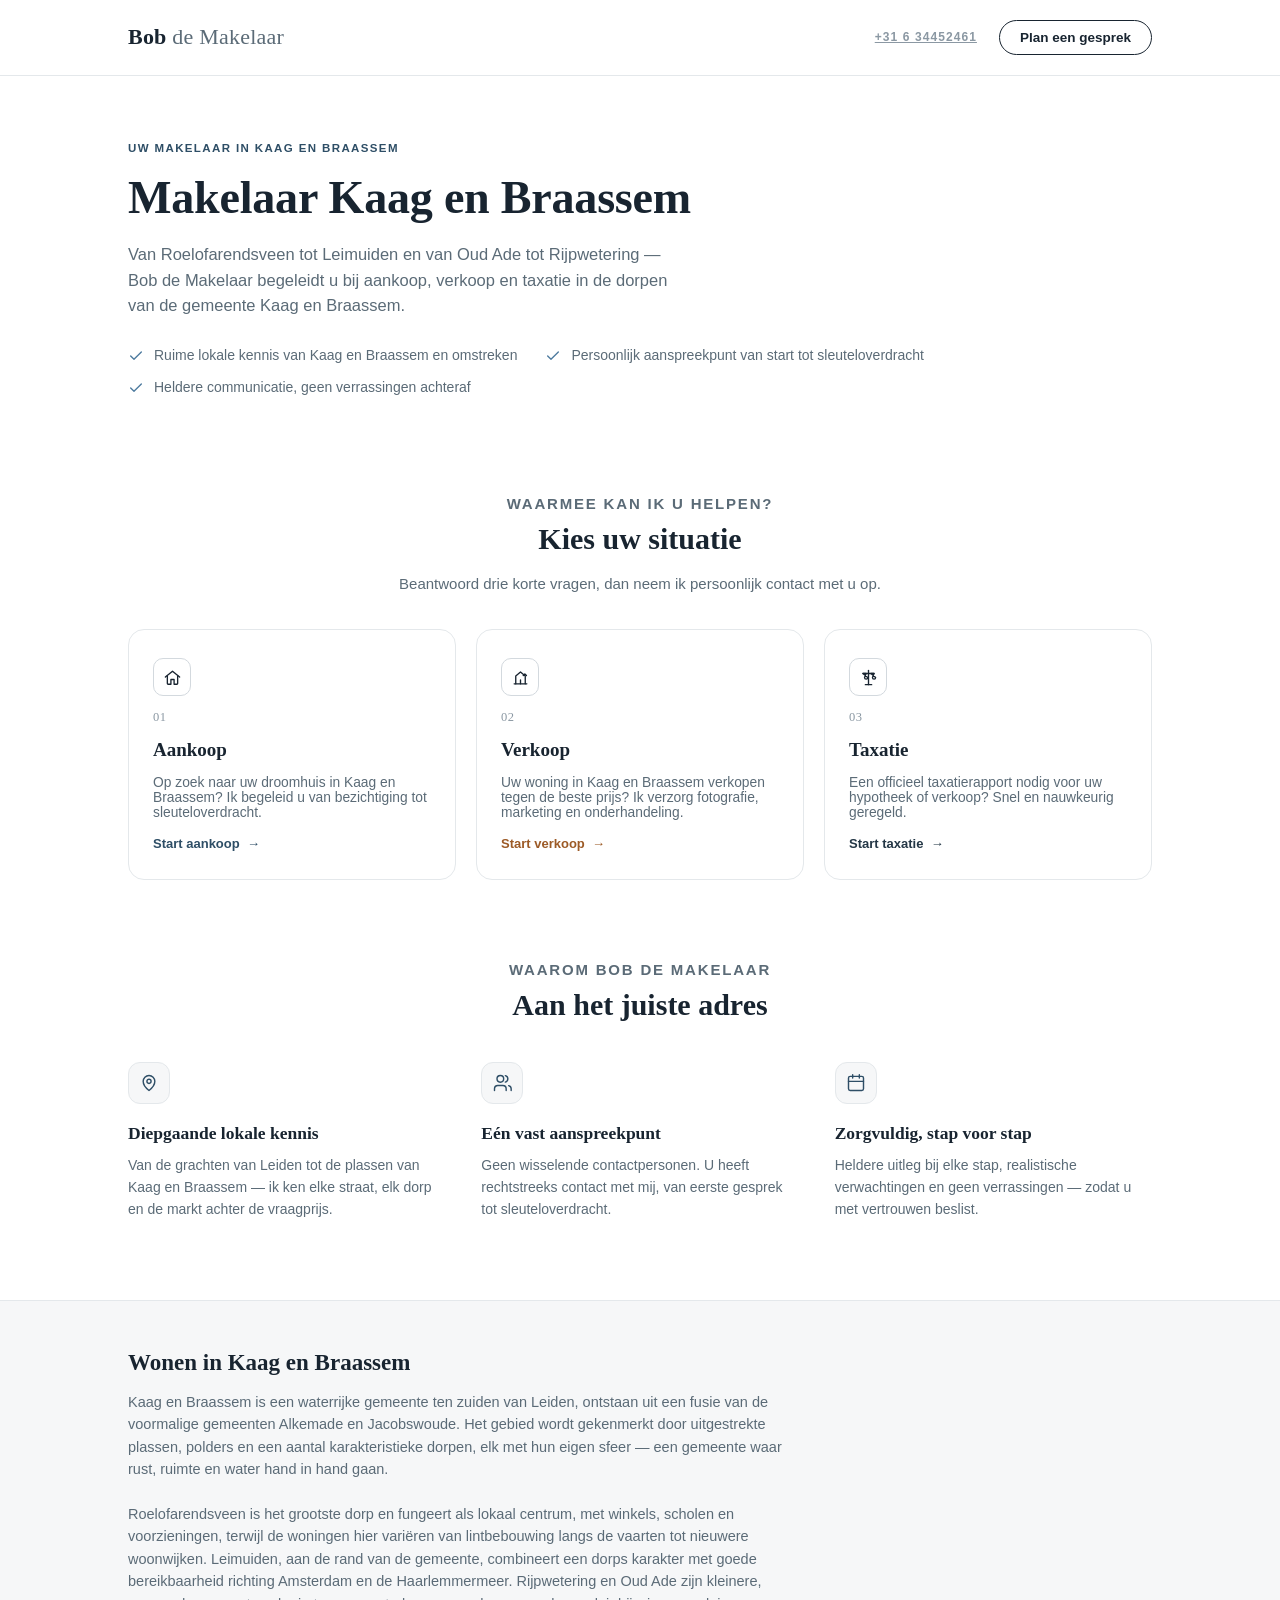
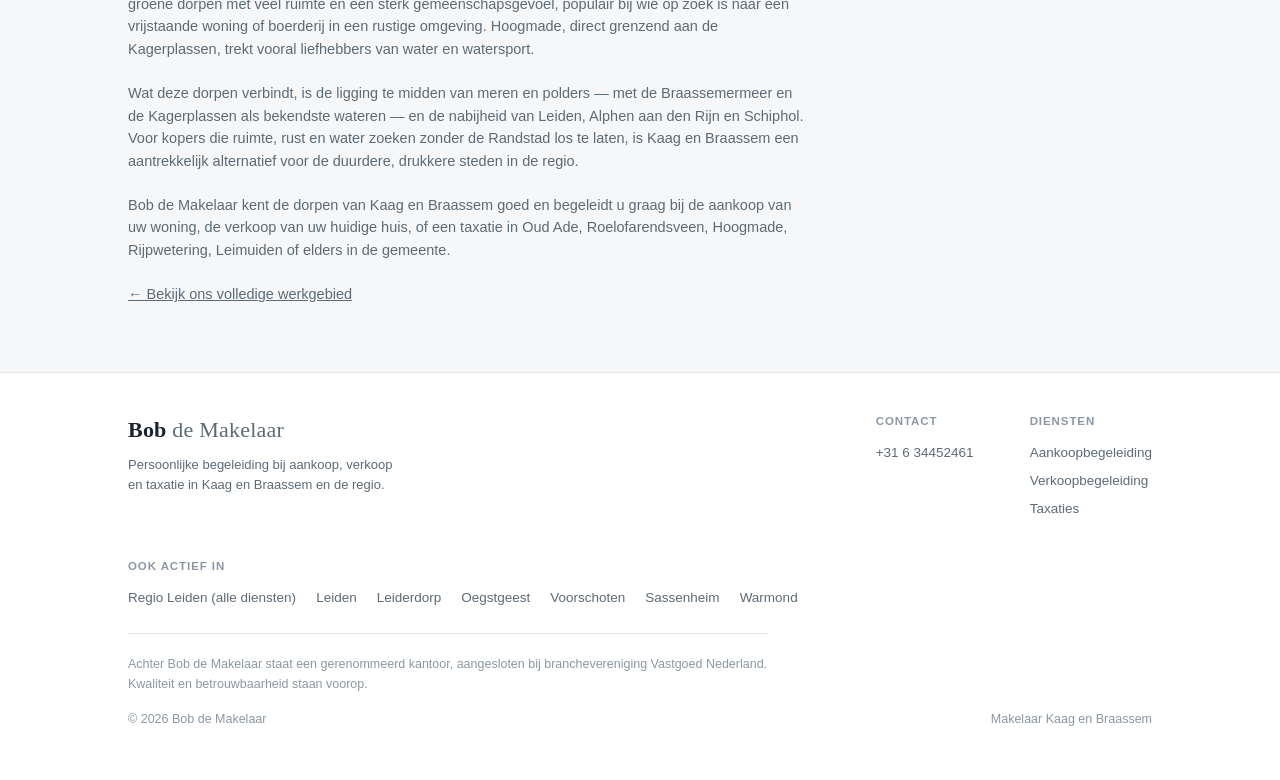
<file: makelaar-kaag-en-braassem.html>
<!DOCTYPE html>
<html lang="nl">
<head>
<meta charset="UTF-8" />
<meta name="viewport" content="width=device-width, initial-scale=1" />
<title>Kaag en Braassem — Makelaar voor Aankoop, Verkoop &amp; Taxatie | Bob de Makelaar</title>
<meta name="description" content="Kaag en Braassem: Bob de Makelaar begeleidt u bij aankoop, verkoop en taxatie in Oud Ade, Roelofarendsveen, Hoogmade, Rijpwetering en Leimuiden." />
<link rel="canonical" href="https://bobdemakelaar.nl/makelaar-kaag-en-braassem.html" />

<link rel="icon" type="image/svg+xml" href="/favicon.svg" />
<link rel="icon" type="image/png" href="/favicon.png" />
<link rel="shortcut icon" href="/favicon.ico" />
<link rel="apple-touch-icon" href="/apple-touch-icon.png" />

<meta property="og:type" content="website" />
<meta property="og:locale" content="nl_NL" />
<meta property="og:url" content="https://bobdemakelaar.nl/makelaar-kaag-en-braassem.html" />
<meta property="og:site_name" content="Bob de Makelaar" />
<meta property="og:title" content="Kaag en Braassem — Makelaar voor Aankoop, Verkoop &amp; Taxatie | Bob de Makelaar" />
<meta property="og:description" content="Kaag en Braassem: Bob de Makelaar begeleidt u bij aankoop, verkoop en taxatie in Oud Ade, Roelofarendsveen, Hoogmade, Rijpwetering en Leimuiden." />
<meta property="og:image" content="https://bobdemakelaar.nl/og-image.png" />
<meta property="og:image:width" content="1200" />
<meta property="og:image:height" content="630" />
<meta property="og:image:alt" content="Bob de Makelaar — uw makelaar in Kaag en Braassem" />

<meta name="twitter:card" content="summary_large_image" />
<meta name="twitter:title" content="Kaag en Braassem — Makelaar voor Aankoop, Verkoop &amp; Taxatie | Bob de Makelaar" />
<meta name="twitter:description" content="Kaag en Braassem: Bob de Makelaar begeleidt u bij aankoop, verkoop en taxatie in Oud Ade, Roelofarendsveen, Hoogmade, Rijpwetering en Leimuiden." />
<meta name="twitter:image" content="https://bobdemakelaar.nl/og-image.png" />

<script type="application/ld+json">
{
  "@context": "https://schema.org",
  "@type": "RealEstateAgent",
  "name": "Bob de Makelaar",
  "url": "https://bobdemakelaar.nl/makelaar-kaag-en-braassem.html",
  "telephone": "+31634452461",
  "image": "https://bobdemakelaar.nl/og-image.png",
  "description": "Kaag en Braassem: Bob de Makelaar begeleidt u bij aankoop, verkoop en taxatie in Oud Ade, Roelofarendsveen, Hoogmade, Rijpwetering en Leimuiden.",
  "areaServed": [
    { "@type": "Place", "name": "Kaag en Braassem" },
    { "@type": "Place", "name": "Oud Ade" },
    { "@type": "Place", "name": "Roelofarendsveen" },
    { "@type": "Place", "name": "Hoogmade" },
    { "@type": "Place", "name": "Rijpwetering" },
    { "@type": "Place", "name": "Leimuiden" }
  ]
}
</script>
<link rel="stylesheet" href="/style.css" />
</head>
<body>

<nav class="topnav">
  <div class="topnav-inner">
    <div class="logo">Bob <span class="thin">de Makelaar</span></div>
    <div class="nav-right">
      <a class="nav-tag" href="tel:+31634452461">+31 6 34452461</a>
      <button class="nav-cta" type="button" onclick="document.getElementById('choices').scrollIntoView({behavior:'smooth'})">Plan een gesprek</button>
    </div>
  </div>
</nav>

<div class="wrap">

  <section class="hero">
    <p class="eyebrow">Uw makelaar in Kaag en Braassem</p>
    <h1>Makelaar Kaag en Braassem</h1>
    <p class="lede">Van Roelofarendsveen tot Leimuiden en van Oud Ade tot Rijpwetering — Bob de Makelaar begeleidt u bij aankoop, verkoop en taxatie in de dorpen van de gemeente Kaag en Braassem.</p>
    <ul class="trust-bullets">
      <li><svg viewBox="0 0 24 24" fill="none" stroke="currentColor" stroke-width="2" stroke-linecap="round" stroke-linejoin="round"><path d="M20 6 9 17l-5-5"/></svg>Ruime lokale kennis van Kaag en Braassem en omstreken</li>
      <li><svg viewBox="0 0 24 24" fill="none" stroke="currentColor" stroke-width="2" stroke-linecap="round" stroke-linejoin="round"><path d="M20 6 9 17l-5-5"/></svg>Persoonlijk aanspreekpunt van start tot sleuteloverdracht</li>
      <li><svg viewBox="0 0 24 24" fill="none" stroke="currentColor" stroke-width="2" stroke-linecap="round" stroke-linejoin="round"><path d="M20 6 9 17l-5-5"/></svg>Heldere communicatie, geen verrassingen achteraf</li>
    </ul>
  </section>

  <section class="choices-section">
    <div class="section-head">
      <p class="eyebrow">Waarmee kan ik u helpen?</p>
      <h2>Kies uw situatie</h2>
      <p>Beantwoord drie korte vragen, dan neem ik persoonlijk contact met u op.</p>
    </div>

    <div class="choices" role="group" aria-label="Kies een dienst" id="choices">
      <button class="choice" data-key="aankoop" type="button">
        <span class="icon" aria-hidden="true">
          <svg viewBox="0 0 24 24" fill="none" stroke="currentColor" stroke-width="1.7" stroke-linecap="round" stroke-linejoin="round"><path d="M3 11.5 12 4l9 7.5"/><path d="M5.5 10v9.5a1 1 0 0 0 1 1H10v-6h4v6h3.5a1 1 0 0 0 1-1V10"/></svg>
        </span>
        <span class="num">01</span>
        <h3>Aankoop</h3>
        <p>Op zoek naar uw droomhuis in Kaag en Braassem? Ik begeleid u van bezichtiging tot sleuteloverdracht.</p>
        <span class="go">Start aankoop &nbsp;→</span>
      </button>

      <button class="choice" data-key="verkoop" type="button">
        <span class="icon" aria-hidden="true">
          <svg viewBox="0 0 24 24" fill="none" stroke="currentColor" stroke-width="1.7" stroke-linecap="round" stroke-linejoin="round"><path d="M4 20h16"/><path d="M6 20V10l6-5 6 5v10"/><path d="M12 20v-5"/><path d="m15.5 9.5 2-2 2 2"/></svg>
        </span>
        <span class="num">02</span>
        <h3>Verkoop</h3>
        <p>Uw woning in Kaag en Braassem verkopen tegen de beste prijs? Ik verzorg fotografie, marketing en onderhandeling.</p>
        <span class="go">Start verkoop &nbsp;→</span>
      </button>

      <button class="choice" data-key="taxatie" type="button">
        <span class="icon" aria-hidden="true">
          <svg viewBox="0 0 24 24" fill="none" stroke="currentColor" stroke-width="1.7" stroke-linecap="round" stroke-linejoin="round"><path d="M12 3v18"/><path d="M5 7h4l-2 5a2 2 0 1 0 4 0Z"/><path d="M15 7h4l-2 5a2 2 0 1 0 4 0Z"/><path d="M5 7h14"/><path d="M8 21h8"/></svg>
        </span>
        <span class="num">03</span>
        <h3>Taxatie</h3>
        <p>Een officieel taxatierapport nodig voor uw hypotheek of verkoop? Snel en nauwkeurig geregeld.</p>
        <span class="go">Start taxatie &nbsp;→</span>
      </button>
    </div>

    <div class="panel-wrap" id="panelWrap">
      <div class="panel-inner">
        <form class="panel" id="panel" data-active="" novalidate>

          <div data-fields="aankoop" hidden>
            <p class="panel-tag">Aankoop</p>
            <h2>Vertel me wat u zoekt</h2>
            <div class="qgrid">
              <div class="field">
                <label for="a-zoekgebied">Zoekgebied</label>
                <select id="a-zoekgebied">
                  <option value="">Kies een plaats</option>
                  <option>Leiden</option><option>Leiderdorp</option><option>Oud Ade</option><option>Roelofarendsveen</option><option>Hoogmade</option><option>Rijpwetering</option><option selected>Kaag en Braassem</option><option>Leimuiden</option><option>Sassenheim</option><option>Warmond</option><option>Oegstgeest</option><option>Voorschoten</option><option>Zoeterwoude</option>
                </select>
              </div>
              <div class="field">
                <label for="a-type">Type woning</label>
                <select id="a-type">
                  <option value="">Kies een type</option>
                  <option>Tussenwoning</option><option>Hoekwoning</option><option>Twee-onder-een-kap</option>
                  <option>Vrijstaande woning</option><option>Appartement</option>
                </select>
              </div>
              <div class="field span2">
                <label>Gesprek met hypotheekadviseur al gehad?</label>
                <div class="toggle-row" data-toggle-group="a-hypotheek">
                  <button type="button" class="toggle-btn">Ja</button>
                  <button type="button" class="toggle-btn">Nee</button>
                  <button type="button" class="toggle-btn">Binnenkort gepland</button>
                </div>
              </div>
            </div>
          </div>

          <div data-fields="verkoop" hidden>
            <p class="panel-tag">Verkoop</p>
            <h2>Vertel me over uw woning</h2>
            <div class="qgrid">
              <div class="field">
                <label for="v-locatie">Locatie</label>
                <select id="v-locatie">
                  <option value="">Kies een plaats</option>
                  <option>Leiden</option><option>Leiderdorp</option><option>Oud Ade</option><option>Roelofarendsveen</option><option>Hoogmade</option><option>Rijpwetering</option><option selected>Kaag en Braassem</option><option>Leimuiden</option><option>Sassenheim</option><option>Warmond</option><option>Oegstgeest</option><option>Voorschoten</option><option>Zoeterwoude</option>
                </select>
              </div>
              <div class="field">
                <label for="v-type">Type woning</label>
                <select id="v-type">
                  <option value="">Kies een type</option>
                  <option>Tussenwoning</option><option>Hoekwoning</option><option>Twee-onder-een-kap</option>
                  <option>Vrijstaande woning</option><option>Appartement</option>
                </select>
              </div>
              <div class="field span2">
                <label for="v-straat">Straat</label>
                <input type="text" id="v-straat" placeholder="Bijv. Breestraat 12">
              </div>
            </div>
          </div>

          <div data-fields="taxatie" hidden>
            <p class="panel-tag">Taxatie</p>
            <h2>Waarvoor heeft u de taxatie nodig?</h2>
            <div class="qgrid">
              <div class="field span2">
                <label>Woning kopen of verkopen?</label>
                <div class="toggle-row" data-toggle-group="t-doel">
                  <button type="button" class="toggle-btn">Kopen</button>
                  <button type="button" class="toggle-btn">Verkopen</button>
                </div>
              </div>
              <div class="field">
                <label for="t-type">Wat voor soort woning?</label>
                <select id="t-type">
                  <option value="">Kies een type</option>
                  <option>Tussenwoning</option><option>Hoekwoning</option><option>Twee-onder-een-kap</option>
                  <option>Vrijstaande woning</option><option>Appartement</option>
                </select>
              </div>
            </div>
          </div>

          <div class="contact-row">
            <div class="field">
              <label for="c-naam">Naam</label>
              <input type="text" id="c-naam" placeholder="Uw naam">
            </div>
            <div class="field">
              <label for="c-email">E-mailadres</label>
              <input type="text" id="c-email" placeholder="naam@voorbeeld.nl">
            </div>
            <div class="field">
              <label for="c-tel">Telefoonnummer</label>
              <input type="text" id="c-tel" placeholder="06 12345678">
            </div>
          </div>

          <div class="submit-row">
            <button type="submit" class="submit-btn">Versturen</button>
            <span class="confirm-msg" id="confirmMsg">
              <svg viewBox="0 0 24 24" fill="none" stroke="currentColor" stroke-width="2" stroke-linecap="round" stroke-linejoin="round"><path d="M20 6 9 17l-5-5"/></svg>
              Bedankt! Bob neemt snel contact met u op.
            </span>
            <span class="confirm-msg" id="errorMsg" style="color:var(--orange-deep);">
              Er ging iets mis. Probeer het nogmaals of bel direct.
            </span>
          </div>
        </form>
      </div>
    </div>
  </section>

  <section class="why-section">
    <div class="section-head">
      <p class="eyebrow">Waarom Bob de Makelaar</p>
      <h2>Aan het juiste adres</h2>
    </div>
    <div class="why-grid">
      <div class="why-item">
        <span class="icon" aria-hidden="true">
          <svg viewBox="0 0 24 24" fill="none" stroke="currentColor" stroke-width="1.7" stroke-linecap="round" stroke-linejoin="round"><path d="M12 21s-7-5.2-7-11a7 7 0 0 1 14 0c0 5.8-7 11-7 11Z"/><circle cx="12" cy="10" r="2.5"/></svg>
        </span>
        <h3>Diepgaande lokale kennis</h3>
        <p>Van de grachten van Leiden tot de plassen van Kaag en Braassem — ik ken elke straat, elk dorp en de markt achter de vraagprijs.</p>
      </div>
      <div class="why-item">
        <span class="icon" aria-hidden="true">
          <svg viewBox="0 0 24 24" fill="none" stroke="currentColor" stroke-width="1.7" stroke-linecap="round" stroke-linejoin="round"><path d="M17 21v-2a4 4 0 0 0-4-4H7a4 4 0 0 0-4 4v2"/><circle cx="10" cy="7" r="4"/><path d="M23 21v-2a4 4 0 0 0-3-3.87"/><path d="M16 3.13a4 4 0 0 1 0 7.75"/></svg>
        </span>
        <h3>Eén vast aanspreekpunt</h3>
        <p>Geen wisselende contactpersonen. U heeft rechtstreeks contact met mij, van eerste gesprek tot sleuteloverdracht.</p>
      </div>
      <div class="why-item">
        <span class="icon" aria-hidden="true">
          <svg viewBox="0 0 24 24" fill="none" stroke="currentColor" stroke-width="1.7" stroke-linecap="round" stroke-linejoin="round"><rect x="3" y="4" width="18" height="17" rx="2"/><path d="M16 2v4M8 2v4M3 10h18"/></svg>
        </span>
        <h3>Zorgvuldig, stap voor stap</h3>
        <p>Heldere uitleg bij elke stap, realistische verwachtingen en geen verrassingen — zodat u met vertrouwen beslist.</p>
      </div>
    </div>
  </section>
</div>

<section class="area-section">
  <div class="area-inner">
    <h2>Wonen in Kaag en Braassem</h2>
    <p>Kaag en Braassem is een waterrijke gemeente ten zuiden van Leiden, ontstaan uit een fusie van de voormalige gemeenten Alkemade en Jacobswoude. Het gebied wordt gekenmerkt door uitgestrekte plassen, polders en een aantal karakteristieke dorpen, elk met hun eigen sfeer — een gemeente waar rust, ruimte en water hand in hand gaan.</p>
    <p>Roelofarendsveen is het grootste dorp en fungeert als lokaal centrum, met winkels, scholen en voorzieningen, terwijl de woningen hier variëren van lintbebouwing langs de vaarten tot nieuwere woonwijken. Leimuiden, aan de rand van de gemeente, combineert een dorps karakter met goede bereikbaarheid richting Amsterdam en de Haarlemmermeer. Rijpwetering en Oud Ade zijn kleinere, groene dorpen met veel ruimte en een sterk gemeenschapsgevoel, populair bij wie op zoek is naar een vrijstaande woning of boerderij in een rustige omgeving. Hoogmade, direct grenzend aan de Kagerplassen, trekt vooral liefhebbers van water en watersport.</p>
    <p>Wat deze dorpen verbindt, is de ligging te midden van meren en polders — met de Braassemermeer en de Kagerplassen als bekendste wateren — en de nabijheid van Leiden, Alphen aan den Rijn en Schiphol. Voor kopers die ruimte, rust en water zoeken zonder de Randstad los te laten, is Kaag en Braassem een aantrekkelijk alternatief voor de duurdere, drukkere steden in de regio.</p>
    <p>Bob de Makelaar kent de dorpen van Kaag en Braassem goed en begeleidt u graag bij de aankoop van uw woning, de verkoop van uw huidige huis, of een taxatie in Oud Ade, Roelofarendsveen, Hoogmade, Rijpwetering, Leimuiden of elders in de gemeente.</p>
    <p><a href="/">← Bekijk ons volledige werkgebied</a></p>
  </div>
</section>

<footer>
  <div class="wrap">
    <div class="footer-inner">
      <div class="footer-brand">
        <div class="logo">Bob <span class="thin">de Makelaar</span></div>
        <p>Persoonlijke begeleiding bij aankoop, verkoop en taxatie in Kaag en Braassem en de regio.</p>
      </div>
      <div class="footer-cols">
        <div class="footer-col">
          <h4>Contact</h4>
          <a href="tel:+31634452461">+31 6 34452461</a>
        </div>
        <div class="footer-col">
          <h4>Diensten</h4>
          <p>Aankoopbegeleiding</p>
          <p>Verkoopbegeleiding</p>
          <p>Taxaties</p>
        </div>
      </div>
    </div>
    <div class="footer-locations">
      <h4>Ook actief in</h4>
      <div class="location-links">
        <a href="/">Regio Leiden (alle diensten)</a>
        <a href="/makelaar-leiden.html">Leiden</a>
        <a href="/makelaar-leiderdorp.html">Leiderdorp</a>
        <a href="/makelaar-oegstgeest.html">Oegstgeest</a>
        <a href="/makelaar-voorschoten.html">Voorschoten</a>
        <a href="/makelaar-sassenheim.html">Sassenheim</a>
        <a href="/makelaar-warmond.html">Warmond</a>
      </div>
    </div>
    <p class="footer-disclaimer">Achter Bob de Makelaar staat een gerenommeerd kantoor, aangesloten bij branchevereniging Vastgoed Nederland. Kwaliteit en betrouwbaarheid staan voorop.</p>
    <div class="footer-bottom">
      <span>© 2026 Bob de Makelaar</span>
      <span>Makelaar Kaag en Braassem</span>
    </div>
  </div>
</footer>

<script src="/script.js" defer></script>
</body>
</html>
</file>
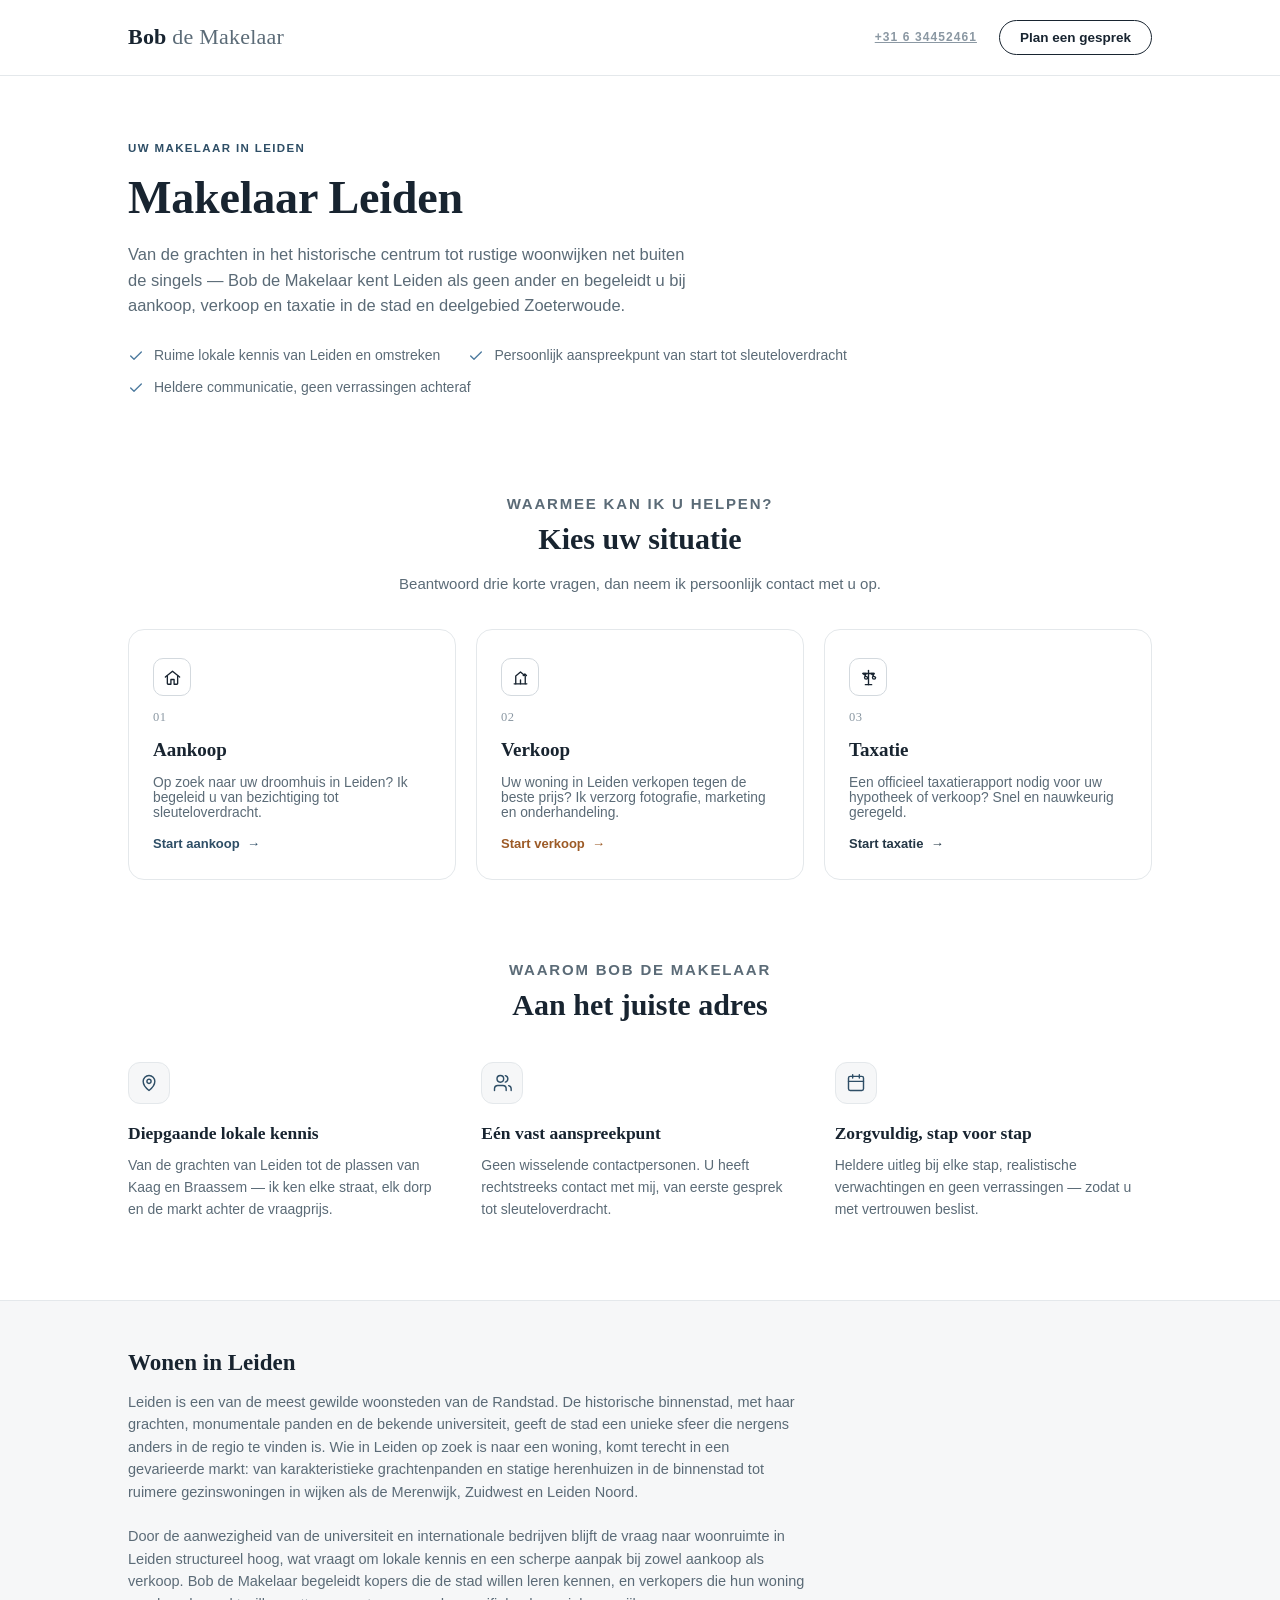
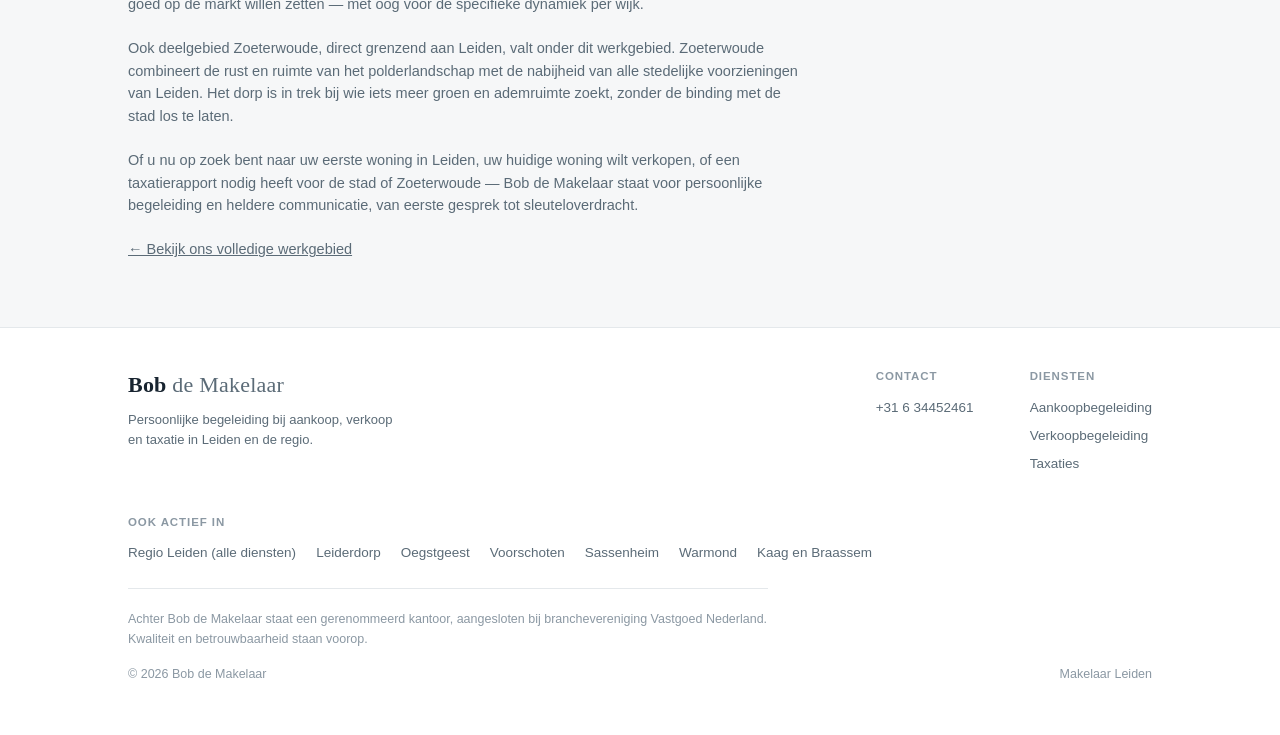
<file: makelaar-leiden.html>
<!DOCTYPE html>
<html lang="nl">
<head>
<meta charset="UTF-8" />
<meta name="viewport" content="width=device-width, initial-scale=1" />
<title>Leiden — Makelaar voor Aankoop, Verkoop &amp; Taxatie | Bob de Makelaar</title>
<meta name="description" content="Leiden: Bob de Makelaar begeleidt u bij aankoop, verkoop en taxatie van woningen in Leiden en deelgebied Zoeterwoude. Lokale kennis, persoonlijke begeleiding." />
<link rel="canonical" href="https://bobdemakelaar.nl/makelaar-leiden.html" />

<link rel="icon" type="image/svg+xml" href="/favicon.svg" />
<link rel="icon" type="image/png" href="/favicon.png" />
<link rel="shortcut icon" href="/favicon.ico" />
<link rel="apple-touch-icon" href="/apple-touch-icon.png" />

<meta property="og:type" content="website" />
<meta property="og:locale" content="nl_NL" />
<meta property="og:url" content="https://bobdemakelaar.nl/makelaar-leiden.html" />
<meta property="og:site_name" content="Bob de Makelaar" />
<meta property="og:title" content="Leiden — Makelaar voor Aankoop, Verkoop &amp; Taxatie | Bob de Makelaar" />
<meta property="og:description" content="Leiden: Bob de Makelaar begeleidt u bij aankoop, verkoop en taxatie van woningen in Leiden en deelgebied Zoeterwoude. Lokale kennis, persoonlijke begeleiding." />
<meta property="og:image" content="https://bobdemakelaar.nl/og-image.png" />
<meta property="og:image:width" content="1200" />
<meta property="og:image:height" content="630" />
<meta property="og:image:alt" content="Bob de Makelaar — uw makelaar in Leiden" />

<meta name="twitter:card" content="summary_large_image" />
<meta name="twitter:title" content="Leiden — Makelaar voor Aankoop, Verkoop &amp; Taxatie | Bob de Makelaar" />
<meta name="twitter:description" content="Leiden: Bob de Makelaar begeleidt u bij aankoop, verkoop en taxatie van woningen in Leiden en deelgebied Zoeterwoude. Lokale kennis, persoonlijke begeleiding." />
<meta name="twitter:image" content="https://bobdemakelaar.nl/og-image.png" />

<script type="application/ld+json">
{
  "@context": "https://schema.org",
  "@type": "RealEstateAgent",
  "name": "Bob de Makelaar",
  "url": "https://bobdemakelaar.nl/makelaar-leiden.html",
  "telephone": "+31634452461",
  "image": "https://bobdemakelaar.nl/og-image.png",
  "description": "Leiden: Bob de Makelaar begeleidt u bij aankoop, verkoop en taxatie van woningen in Leiden en deelgebied Zoeterwoude. Lokale kennis, persoonlijke begeleiding.",
  "areaServed": [
    { "@type": "Place", "name": "Leiden" },
    { "@type": "Place", "name": "Zoeterwoude" }
  ]
}
</script>
<link rel="stylesheet" href="/style.css" />
</head>
<body>

<nav class="topnav">
  <div class="topnav-inner">
    <div class="logo">Bob <span class="thin">de Makelaar</span></div>
    <div class="nav-right">
      <a class="nav-tag" href="tel:+31634452461">+31 6 34452461</a>
      <button class="nav-cta" type="button" onclick="document.getElementById('choices').scrollIntoView({behavior:'smooth'})">Plan een gesprek</button>
    </div>
  </div>
</nav>

<div class="wrap">

  <section class="hero">
    <p class="eyebrow">Uw makelaar in Leiden</p>
    <h1>Makelaar Leiden</h1>
    <p class="lede">Van de grachten in het historische centrum tot rustige woonwijken net buiten de singels — Bob de Makelaar kent Leiden als geen ander en begeleidt u bij aankoop, verkoop en taxatie in de stad en deelgebied Zoeterwoude.</p>
    <ul class="trust-bullets">
      <li><svg viewBox="0 0 24 24" fill="none" stroke="currentColor" stroke-width="2" stroke-linecap="round" stroke-linejoin="round"><path d="M20 6 9 17l-5-5"/></svg>Ruime lokale kennis van Leiden en omstreken</li>
      <li><svg viewBox="0 0 24 24" fill="none" stroke="currentColor" stroke-width="2" stroke-linecap="round" stroke-linejoin="round"><path d="M20 6 9 17l-5-5"/></svg>Persoonlijk aanspreekpunt van start tot sleuteloverdracht</li>
      <li><svg viewBox="0 0 24 24" fill="none" stroke="currentColor" stroke-width="2" stroke-linecap="round" stroke-linejoin="round"><path d="M20 6 9 17l-5-5"/></svg>Heldere communicatie, geen verrassingen achteraf</li>
    </ul>
  </section>

  <section class="choices-section">
    <div class="section-head">
      <p class="eyebrow">Waarmee kan ik u helpen?</p>
      <h2>Kies uw situatie</h2>
      <p>Beantwoord drie korte vragen, dan neem ik persoonlijk contact met u op.</p>
    </div>

    <div class="choices" role="group" aria-label="Kies een dienst" id="choices">
      <button class="choice" data-key="aankoop" type="button">
        <span class="icon" aria-hidden="true">
          <svg viewBox="0 0 24 24" fill="none" stroke="currentColor" stroke-width="1.7" stroke-linecap="round" stroke-linejoin="round"><path d="M3 11.5 12 4l9 7.5"/><path d="M5.5 10v9.5a1 1 0 0 0 1 1H10v-6h4v6h3.5a1 1 0 0 0 1-1V10"/></svg>
        </span>
        <span class="num">01</span>
        <h3>Aankoop</h3>
        <p>Op zoek naar uw droomhuis in Leiden? Ik begeleid u van bezichtiging tot sleuteloverdracht.</p>
        <span class="go">Start aankoop &nbsp;→</span>
      </button>

      <button class="choice" data-key="verkoop" type="button">
        <span class="icon" aria-hidden="true">
          <svg viewBox="0 0 24 24" fill="none" stroke="currentColor" stroke-width="1.7" stroke-linecap="round" stroke-linejoin="round"><path d="M4 20h16"/><path d="M6 20V10l6-5 6 5v10"/><path d="M12 20v-5"/><path d="m15.5 9.5 2-2 2 2"/></svg>
        </span>
        <span class="num">02</span>
        <h3>Verkoop</h3>
        <p>Uw woning in Leiden verkopen tegen de beste prijs? Ik verzorg fotografie, marketing en onderhandeling.</p>
        <span class="go">Start verkoop &nbsp;→</span>
      </button>

      <button class="choice" data-key="taxatie" type="button">
        <span class="icon" aria-hidden="true">
          <svg viewBox="0 0 24 24" fill="none" stroke="currentColor" stroke-width="1.7" stroke-linecap="round" stroke-linejoin="round"><path d="M12 3v18"/><path d="M5 7h4l-2 5a2 2 0 1 0 4 0Z"/><path d="M15 7h4l-2 5a2 2 0 1 0 4 0Z"/><path d="M5 7h14"/><path d="M8 21h8"/></svg>
        </span>
        <span class="num">03</span>
        <h3>Taxatie</h3>
        <p>Een officieel taxatierapport nodig voor uw hypotheek of verkoop? Snel en nauwkeurig geregeld.</p>
        <span class="go">Start taxatie &nbsp;→</span>
      </button>
    </div>

    <div class="panel-wrap" id="panelWrap">
      <div class="panel-inner">
        <form class="panel" id="panel" data-active="" novalidate>

          <div data-fields="aankoop" hidden>
            <p class="panel-tag">Aankoop</p>
            <h2>Vertel me wat u zoekt</h2>
            <div class="qgrid">
              <div class="field">
                <label for="a-zoekgebied">Zoekgebied</label>
                <select id="a-zoekgebied">
                  <option value="">Kies een plaats</option>
                  <option selected>Leiden</option><option>Leiderdorp</option><option>Oud Ade</option><option>Roelofarendsveen</option><option>Hoogmade</option><option>Rijpwetering</option><option>Kaag en Braassem</option><option>Leimuiden</option><option>Sassenheim</option><option>Warmond</option><option>Oegstgeest</option><option>Voorschoten</option><option>Zoeterwoude</option>
                </select>
              </div>
              <div class="field">
                <label for="a-type">Type woning</label>
                <select id="a-type">
                  <option value="">Kies een type</option>
                  <option>Tussenwoning</option><option>Hoekwoning</option><option>Twee-onder-een-kap</option>
                  <option>Vrijstaande woning</option><option>Appartement</option>
                </select>
              </div>
              <div class="field span2">
                <label>Gesprek met hypotheekadviseur al gehad?</label>
                <div class="toggle-row" data-toggle-group="a-hypotheek">
                  <button type="button" class="toggle-btn">Ja</button>
                  <button type="button" class="toggle-btn">Nee</button>
                  <button type="button" class="toggle-btn">Binnenkort gepland</button>
                </div>
              </div>
            </div>
          </div>

          <div data-fields="verkoop" hidden>
            <p class="panel-tag">Verkoop</p>
            <h2>Vertel me over uw woning</h2>
            <div class="qgrid">
              <div class="field">
                <label for="v-locatie">Locatie</label>
                <select id="v-locatie">
                  <option value="">Kies een plaats</option>
                  <option selected>Leiden</option><option>Leiderdorp</option><option>Oud Ade</option><option>Roelofarendsveen</option><option>Hoogmade</option><option>Rijpwetering</option><option>Kaag en Braassem</option><option>Leimuiden</option><option>Sassenheim</option><option>Warmond</option><option>Oegstgeest</option><option>Voorschoten</option><option>Zoeterwoude</option>
                </select>
              </div>
              <div class="field">
                <label for="v-type">Type woning</label>
                <select id="v-type">
                  <option value="">Kies een type</option>
                  <option>Tussenwoning</option><option>Hoekwoning</option><option>Twee-onder-een-kap</option>
                  <option>Vrijstaande woning</option><option>Appartement</option>
                </select>
              </div>
              <div class="field span2">
                <label for="v-straat">Straat</label>
                <input type="text" id="v-straat" placeholder="Bijv. Breestraat 12">
              </div>
            </div>
          </div>

          <div data-fields="taxatie" hidden>
            <p class="panel-tag">Taxatie</p>
            <h2>Waarvoor heeft u de taxatie nodig?</h2>
            <div class="qgrid">
              <div class="field span2">
                <label>Woning kopen of verkopen?</label>
                <div class="toggle-row" data-toggle-group="t-doel">
                  <button type="button" class="toggle-btn">Kopen</button>
                  <button type="button" class="toggle-btn">Verkopen</button>
                </div>
              </div>
              <div class="field">
                <label for="t-type">Wat voor soort woning?</label>
                <select id="t-type">
                  <option value="">Kies een type</option>
                  <option>Tussenwoning</option><option>Hoekwoning</option><option>Twee-onder-een-kap</option>
                  <option>Vrijstaande woning</option><option>Appartement</option>
                </select>
              </div>
            </div>
          </div>

          <div class="contact-row">
            <div class="field">
              <label for="c-naam">Naam</label>
              <input type="text" id="c-naam" placeholder="Uw naam">
            </div>
            <div class="field">
              <label for="c-email">E-mailadres</label>
              <input type="text" id="c-email" placeholder="naam@voorbeeld.nl">
            </div>
            <div class="field">
              <label for="c-tel">Telefoonnummer</label>
              <input type="text" id="c-tel" placeholder="06 12345678">
            </div>
          </div>

          <div class="submit-row">
            <button type="submit" class="submit-btn">Versturen</button>
            <span class="confirm-msg" id="confirmMsg">
              <svg viewBox="0 0 24 24" fill="none" stroke="currentColor" stroke-width="2" stroke-linecap="round" stroke-linejoin="round"><path d="M20 6 9 17l-5-5"/></svg>
              Bedankt! Bob neemt snel contact met u op.
            </span>
            <span class="confirm-msg" id="errorMsg" style="color:var(--orange-deep);">
              Er ging iets mis. Probeer het nogmaals of bel direct.
            </span>
          </div>
        </form>
      </div>
    </div>
  </section>

  <section class="why-section">
    <div class="section-head">
      <p class="eyebrow">Waarom Bob de Makelaar</p>
      <h2>Aan het juiste adres</h2>
    </div>
    <div class="why-grid">
      <div class="why-item">
        <span class="icon" aria-hidden="true">
          <svg viewBox="0 0 24 24" fill="none" stroke="currentColor" stroke-width="1.7" stroke-linecap="round" stroke-linejoin="round"><path d="M12 21s-7-5.2-7-11a7 7 0 0 1 14 0c0 5.8-7 11-7 11Z"/><circle cx="12" cy="10" r="2.5"/></svg>
        </span>
        <h3>Diepgaande lokale kennis</h3>
        <p>Van de grachten van Leiden tot de plassen van Kaag en Braassem — ik ken elke straat, elk dorp en de markt achter de vraagprijs.</p>
      </div>
      <div class="why-item">
        <span class="icon" aria-hidden="true">
          <svg viewBox="0 0 24 24" fill="none" stroke="currentColor" stroke-width="1.7" stroke-linecap="round" stroke-linejoin="round"><path d="M17 21v-2a4 4 0 0 0-4-4H7a4 4 0 0 0-4 4v2"/><circle cx="10" cy="7" r="4"/><path d="M23 21v-2a4 4 0 0 0-3-3.87"/><path d="M16 3.13a4 4 0 0 1 0 7.75"/></svg>
        </span>
        <h3>Eén vast aanspreekpunt</h3>
        <p>Geen wisselende contactpersonen. U heeft rechtstreeks contact met mij, van eerste gesprek tot sleuteloverdracht.</p>
      </div>
      <div class="why-item">
        <span class="icon" aria-hidden="true">
          <svg viewBox="0 0 24 24" fill="none" stroke="currentColor" stroke-width="1.7" stroke-linecap="round" stroke-linejoin="round"><rect x="3" y="4" width="18" height="17" rx="2"/><path d="M16 2v4M8 2v4M3 10h18"/></svg>
        </span>
        <h3>Zorgvuldig, stap voor stap</h3>
        <p>Heldere uitleg bij elke stap, realistische verwachtingen en geen verrassingen — zodat u met vertrouwen beslist.</p>
      </div>
    </div>
  </section>
</div>

<section class="area-section">
  <div class="area-inner">
    <h2>Wonen in Leiden</h2>
    <p>Leiden is een van de meest gewilde woonsteden van de Randstad. De historische binnenstad, met haar grachten, monumentale panden en de bekende universiteit, geeft de stad een unieke sfeer die nergens anders in de regio te vinden is. Wie in Leiden op zoek is naar een woning, komt terecht in een gevarieerde markt: van karakteristieke grachtenpanden en statige herenhuizen in de binnenstad tot ruimere gezinswoningen in wijken als de Merenwijk, Zuidwest en Leiden Noord.</p>
    <p>Door de aanwezigheid van de universiteit en internationale bedrijven blijft de vraag naar woonruimte in Leiden structureel hoog, wat vraagt om lokale kennis en een scherpe aanpak bij zowel aankoop als verkoop. Bob de Makelaar begeleidt kopers die de stad willen leren kennen, en verkopers die hun woning goed op de markt willen zetten — met oog voor de specifieke dynamiek per wijk.</p>
    <p>Ook deelgebied Zoeterwoude, direct grenzend aan Leiden, valt onder dit werkgebied. Zoeterwoude combineert de rust en ruimte van het polderlandschap met de nabijheid van alle stedelijke voorzieningen van Leiden. Het dorp is in trek bij wie iets meer groen en ademruimte zoekt, zonder de binding met de stad los te laten.</p>
    <p>Of u nu op zoek bent naar uw eerste woning in Leiden, uw huidige woning wilt verkopen, of een taxatierapport nodig heeft voor de stad of Zoeterwoude — Bob de Makelaar staat voor persoonlijke begeleiding en heldere communicatie, van eerste gesprek tot sleuteloverdracht.</p>
    <p><a href="/">← Bekijk ons volledige werkgebied</a></p>
  </div>
</section>

<footer>
  <div class="wrap">
    <div class="footer-inner">
      <div class="footer-brand">
        <div class="logo">Bob <span class="thin">de Makelaar</span></div>
        <p>Persoonlijke begeleiding bij aankoop, verkoop en taxatie in Leiden en de regio.</p>
      </div>
      <div class="footer-cols">
        <div class="footer-col">
          <h4>Contact</h4>
          <a href="tel:+31634452461">+31 6 34452461</a>
        </div>
        <div class="footer-col">
          <h4>Diensten</h4>
          <p>Aankoopbegeleiding</p>
          <p>Verkoopbegeleiding</p>
          <p>Taxaties</p>
        </div>
      </div>
    </div>
    <div class="footer-locations">
      <h4>Ook actief in</h4>
      <div class="location-links">
        <a href="/">Regio Leiden (alle diensten)</a>
        <a href="/makelaar-leiderdorp.html">Leiderdorp</a>
        <a href="/makelaar-oegstgeest.html">Oegstgeest</a>
        <a href="/makelaar-voorschoten.html">Voorschoten</a>
        <a href="/makelaar-sassenheim.html">Sassenheim</a>
        <a href="/makelaar-warmond.html">Warmond</a>
        <a href="/makelaar-kaag-en-braassem.html">Kaag en Braassem</a>
      </div>
    </div>
    <p class="footer-disclaimer">Achter Bob de Makelaar staat een gerenommeerd kantoor, aangesloten bij branchevereniging Vastgoed Nederland. Kwaliteit en betrouwbaarheid staan voorop.</p>
    <div class="footer-bottom">
      <span>© 2026 Bob de Makelaar</span>
      <span>Makelaar Leiden</span>
    </div>
  </div>
</footer>

<script src="/script.js" defer></script>
</body>
</html>
</file>
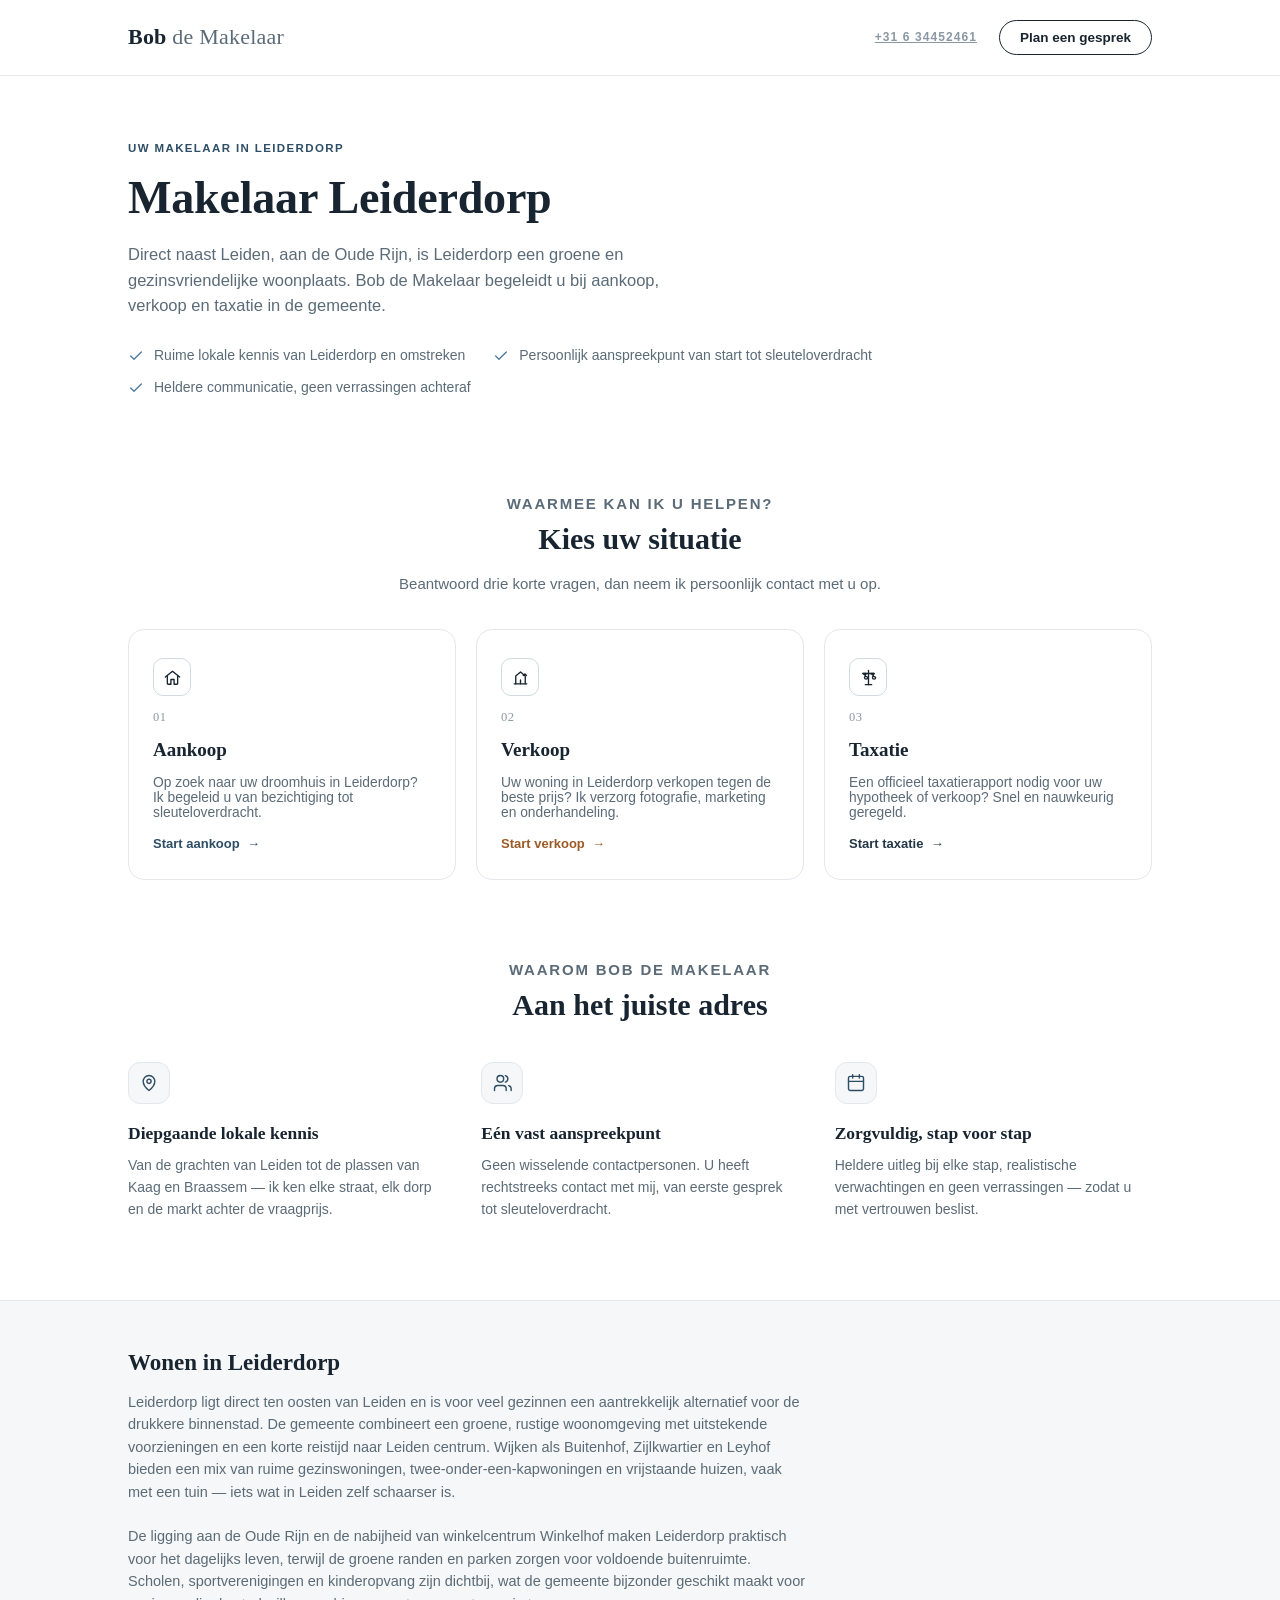
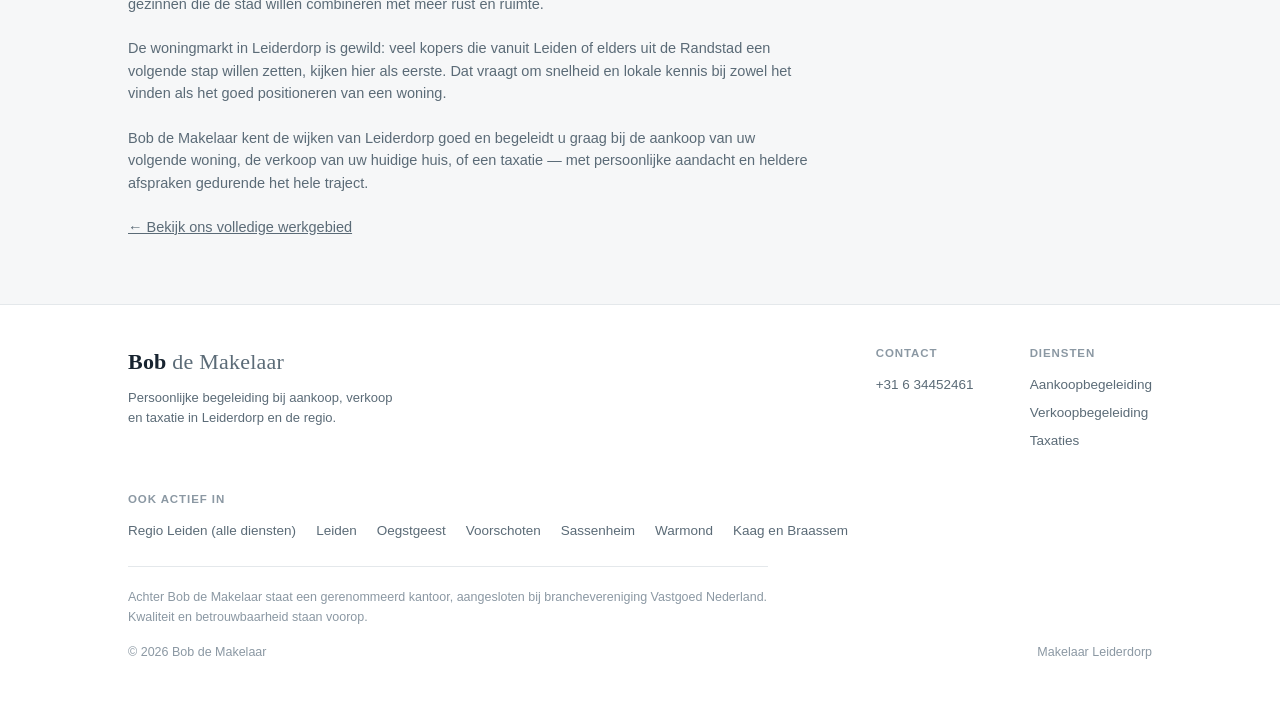
<file: makelaar-leiderdorp.html>
<!DOCTYPE html>
<html lang="nl">
<head>
<meta charset="UTF-8" />
<meta name="viewport" content="width=device-width, initial-scale=1" />
<title>Leiderdorp — Makelaar voor Aankoop, Verkoop &amp; Taxatie | Bob de Makelaar</title>
<meta name="description" content="Leiderdorp: Bob de Makelaar begeleidt u bij aankoop, verkoop en taxatie van woningen in Leiderdorp. Lokale kennis, persoonlijke begeleiding, heldere communicatie." />
<link rel="canonical" href="https://bobdemakelaar.nl/makelaar-leiderdorp.html" />

<link rel="icon" type="image/svg+xml" href="/favicon.svg" />
<link rel="icon" type="image/png" href="/favicon.png" />
<link rel="shortcut icon" href="/favicon.ico" />
<link rel="apple-touch-icon" href="/apple-touch-icon.png" />

<meta property="og:type" content="website" />
<meta property="og:locale" content="nl_NL" />
<meta property="og:url" content="https://bobdemakelaar.nl/makelaar-leiderdorp.html" />
<meta property="og:site_name" content="Bob de Makelaar" />
<meta property="og:title" content="Leiderdorp — Makelaar voor Aankoop, Verkoop &amp; Taxatie | Bob de Makelaar" />
<meta property="og:description" content="Leiderdorp: Bob de Makelaar begeleidt u bij aankoop, verkoop en taxatie van woningen in Leiderdorp. Lokale kennis, persoonlijke begeleiding, heldere communicatie." />
<meta property="og:image" content="https://bobdemakelaar.nl/og-image.png" />
<meta property="og:image:width" content="1200" />
<meta property="og:image:height" content="630" />
<meta property="og:image:alt" content="Bob de Makelaar — uw makelaar in Leiderdorp" />

<meta name="twitter:card" content="summary_large_image" />
<meta name="twitter:title" content="Leiderdorp — Makelaar voor Aankoop, Verkoop &amp; Taxatie | Bob de Makelaar" />
<meta name="twitter:description" content="Leiderdorp: Bob de Makelaar begeleidt u bij aankoop, verkoop en taxatie van woningen in Leiderdorp. Lokale kennis, persoonlijke begeleiding, heldere communicatie." />
<meta name="twitter:image" content="https://bobdemakelaar.nl/og-image.png" />

<script type="application/ld+json">
{
  "@context": "https://schema.org",
  "@type": "RealEstateAgent",
  "name": "Bob de Makelaar",
  "url": "https://bobdemakelaar.nl/makelaar-leiderdorp.html",
  "telephone": "+31634452461",
  "image": "https://bobdemakelaar.nl/og-image.png",
  "description": "Leiderdorp: Bob de Makelaar begeleidt u bij aankoop, verkoop en taxatie van woningen in Leiderdorp. Lokale kennis, persoonlijke begeleiding, heldere communicatie.",
  "areaServed": [
    { "@type": "Place", "name": "Leiderdorp" }
  ]
}
</script>
<link rel="stylesheet" href="/style.css" />
</head>
<body>

<nav class="topnav">
  <div class="topnav-inner">
    <div class="logo">Bob <span class="thin">de Makelaar</span></div>
    <div class="nav-right">
      <a class="nav-tag" href="tel:+31634452461">+31 6 34452461</a>
      <button class="nav-cta" type="button" onclick="document.getElementById('choices').scrollIntoView({behavior:'smooth'})">Plan een gesprek</button>
    </div>
  </div>
</nav>

<div class="wrap">

  <section class="hero">
    <p class="eyebrow">Uw makelaar in Leiderdorp</p>
    <h1>Makelaar Leiderdorp</h1>
    <p class="lede">Direct naast Leiden, aan de Oude Rijn, is Leiderdorp een groene en gezinsvriendelijke woonplaats. Bob de Makelaar begeleidt u bij aankoop, verkoop en taxatie in de gemeente.</p>
    <ul class="trust-bullets">
      <li><svg viewBox="0 0 24 24" fill="none" stroke="currentColor" stroke-width="2" stroke-linecap="round" stroke-linejoin="round"><path d="M20 6 9 17l-5-5"/></svg>Ruime lokale kennis van Leiderdorp en omstreken</li>
      <li><svg viewBox="0 0 24 24" fill="none" stroke="currentColor" stroke-width="2" stroke-linecap="round" stroke-linejoin="round"><path d="M20 6 9 17l-5-5"/></svg>Persoonlijk aanspreekpunt van start tot sleuteloverdracht</li>
      <li><svg viewBox="0 0 24 24" fill="none" stroke="currentColor" stroke-width="2" stroke-linecap="round" stroke-linejoin="round"><path d="M20 6 9 17l-5-5"/></svg>Heldere communicatie, geen verrassingen achteraf</li>
    </ul>
  </section>

  <section class="choices-section">
    <div class="section-head">
      <p class="eyebrow">Waarmee kan ik u helpen?</p>
      <h2>Kies uw situatie</h2>
      <p>Beantwoord drie korte vragen, dan neem ik persoonlijk contact met u op.</p>
    </div>

    <div class="choices" role="group" aria-label="Kies een dienst" id="choices">
      <button class="choice" data-key="aankoop" type="button">
        <span class="icon" aria-hidden="true">
          <svg viewBox="0 0 24 24" fill="none" stroke="currentColor" stroke-width="1.7" stroke-linecap="round" stroke-linejoin="round"><path d="M3 11.5 12 4l9 7.5"/><path d="M5.5 10v9.5a1 1 0 0 0 1 1H10v-6h4v6h3.5a1 1 0 0 0 1-1V10"/></svg>
        </span>
        <span class="num">01</span>
        <h3>Aankoop</h3>
        <p>Op zoek naar uw droomhuis in Leiderdorp? Ik begeleid u van bezichtiging tot sleuteloverdracht.</p>
        <span class="go">Start aankoop &nbsp;→</span>
      </button>

      <button class="choice" data-key="verkoop" type="button">
        <span class="icon" aria-hidden="true">
          <svg viewBox="0 0 24 24" fill="none" stroke="currentColor" stroke-width="1.7" stroke-linecap="round" stroke-linejoin="round"><path d="M4 20h16"/><path d="M6 20V10l6-5 6 5v10"/><path d="M12 20v-5"/><path d="m15.5 9.5 2-2 2 2"/></svg>
        </span>
        <span class="num">02</span>
        <h3>Verkoop</h3>
        <p>Uw woning in Leiderdorp verkopen tegen de beste prijs? Ik verzorg fotografie, marketing en onderhandeling.</p>
        <span class="go">Start verkoop &nbsp;→</span>
      </button>

      <button class="choice" data-key="taxatie" type="button">
        <span class="icon" aria-hidden="true">
          <svg viewBox="0 0 24 24" fill="none" stroke="currentColor" stroke-width="1.7" stroke-linecap="round" stroke-linejoin="round"><path d="M12 3v18"/><path d="M5 7h4l-2 5a2 2 0 1 0 4 0Z"/><path d="M15 7h4l-2 5a2 2 0 1 0 4 0Z"/><path d="M5 7h14"/><path d="M8 21h8"/></svg>
        </span>
        <span class="num">03</span>
        <h3>Taxatie</h3>
        <p>Een officieel taxatierapport nodig voor uw hypotheek of verkoop? Snel en nauwkeurig geregeld.</p>
        <span class="go">Start taxatie &nbsp;→</span>
      </button>
    </div>

    <div class="panel-wrap" id="panelWrap">
      <div class="panel-inner">
        <form class="panel" id="panel" data-active="" novalidate>

          <div data-fields="aankoop" hidden>
            <p class="panel-tag">Aankoop</p>
            <h2>Vertel me wat u zoekt</h2>
            <div class="qgrid">
              <div class="field">
                <label for="a-zoekgebied">Zoekgebied</label>
                <select id="a-zoekgebied">
                  <option value="">Kies een plaats</option>
                  <option>Leiden</option><option selected>Leiderdorp</option><option>Oud Ade</option><option>Roelofarendsveen</option><option>Hoogmade</option><option>Rijpwetering</option><option>Kaag en Braassem</option><option>Leimuiden</option><option>Sassenheim</option><option>Warmond</option><option>Oegstgeest</option><option>Voorschoten</option><option>Zoeterwoude</option>
                </select>
              </div>
              <div class="field">
                <label for="a-type">Type woning</label>
                <select id="a-type">
                  <option value="">Kies een type</option>
                  <option>Tussenwoning</option><option>Hoekwoning</option><option>Twee-onder-een-kap</option>
                  <option>Vrijstaande woning</option><option>Appartement</option>
                </select>
              </div>
              <div class="field span2">
                <label>Gesprek met hypotheekadviseur al gehad?</label>
                <div class="toggle-row" data-toggle-group="a-hypotheek">
                  <button type="button" class="toggle-btn">Ja</button>
                  <button type="button" class="toggle-btn">Nee</button>
                  <button type="button" class="toggle-btn">Binnenkort gepland</button>
                </div>
              </div>
            </div>
          </div>

          <div data-fields="verkoop" hidden>
            <p class="panel-tag">Verkoop</p>
            <h2>Vertel me over uw woning</h2>
            <div class="qgrid">
              <div class="field">
                <label for="v-locatie">Locatie</label>
                <select id="v-locatie">
                  <option value="">Kies een plaats</option>
                  <option>Leiden</option><option selected>Leiderdorp</option><option>Oud Ade</option><option>Roelofarendsveen</option><option>Hoogmade</option><option>Rijpwetering</option><option>Kaag en Braassem</option><option>Leimuiden</option><option>Sassenheim</option><option>Warmond</option><option>Oegstgeest</option><option>Voorschoten</option><option>Zoeterwoude</option>
                </select>
              </div>
              <div class="field">
                <label for="v-type">Type woning</label>
                <select id="v-type">
                  <option value="">Kies een type</option>
                  <option>Tussenwoning</option><option>Hoekwoning</option><option>Twee-onder-een-kap</option>
                  <option>Vrijstaande woning</option><option>Appartement</option>
                </select>
              </div>
              <div class="field span2">
                <label for="v-straat">Straat</label>
                <input type="text" id="v-straat" placeholder="Bijv. Breestraat 12">
              </div>
            </div>
          </div>

          <div data-fields="taxatie" hidden>
            <p class="panel-tag">Taxatie</p>
            <h2>Waarvoor heeft u de taxatie nodig?</h2>
            <div class="qgrid">
              <div class="field span2">
                <label>Woning kopen of verkopen?</label>
                <div class="toggle-row" data-toggle-group="t-doel">
                  <button type="button" class="toggle-btn">Kopen</button>
                  <button type="button" class="toggle-btn">Verkopen</button>
                </div>
              </div>
              <div class="field">
                <label for="t-type">Wat voor soort woning?</label>
                <select id="t-type">
                  <option value="">Kies een type</option>
                  <option>Tussenwoning</option><option>Hoekwoning</option><option>Twee-onder-een-kap</option>
                  <option>Vrijstaande woning</option><option>Appartement</option>
                </select>
              </div>
            </div>
          </div>

          <div class="contact-row">
            <div class="field">
              <label for="c-naam">Naam</label>
              <input type="text" id="c-naam" placeholder="Uw naam">
            </div>
            <div class="field">
              <label for="c-email">E-mailadres</label>
              <input type="text" id="c-email" placeholder="naam@voorbeeld.nl">
            </div>
            <div class="field">
              <label for="c-tel">Telefoonnummer</label>
              <input type="text" id="c-tel" placeholder="06 12345678">
            </div>
          </div>

          <div class="submit-row">
            <button type="submit" class="submit-btn">Versturen</button>
            <span class="confirm-msg" id="confirmMsg">
              <svg viewBox="0 0 24 24" fill="none" stroke="currentColor" stroke-width="2" stroke-linecap="round" stroke-linejoin="round"><path d="M20 6 9 17l-5-5"/></svg>
              Bedankt! Bob neemt snel contact met u op.
            </span>
            <span class="confirm-msg" id="errorMsg" style="color:var(--orange-deep);">
              Er ging iets mis. Probeer het nogmaals of bel direct.
            </span>
          </div>
        </form>
      </div>
    </div>
  </section>

  <section class="why-section">
    <div class="section-head">
      <p class="eyebrow">Waarom Bob de Makelaar</p>
      <h2>Aan het juiste adres</h2>
    </div>
    <div class="why-grid">
      <div class="why-item">
        <span class="icon" aria-hidden="true">
          <svg viewBox="0 0 24 24" fill="none" stroke="currentColor" stroke-width="1.7" stroke-linecap="round" stroke-linejoin="round"><path d="M12 21s-7-5.2-7-11a7 7 0 0 1 14 0c0 5.8-7 11-7 11Z"/><circle cx="12" cy="10" r="2.5"/></svg>
        </span>
        <h3>Diepgaande lokale kennis</h3>
        <p>Van de grachten van Leiden tot de plassen van Kaag en Braassem — ik ken elke straat, elk dorp en de markt achter de vraagprijs.</p>
      </div>
      <div class="why-item">
        <span class="icon" aria-hidden="true">
          <svg viewBox="0 0 24 24" fill="none" stroke="currentColor" stroke-width="1.7" stroke-linecap="round" stroke-linejoin="round"><path d="M17 21v-2a4 4 0 0 0-4-4H7a4 4 0 0 0-4 4v2"/><circle cx="10" cy="7" r="4"/><path d="M23 21v-2a4 4 0 0 0-3-3.87"/><path d="M16 3.13a4 4 0 0 1 0 7.75"/></svg>
        </span>
        <h3>Eén vast aanspreekpunt</h3>
        <p>Geen wisselende contactpersonen. U heeft rechtstreeks contact met mij, van eerste gesprek tot sleuteloverdracht.</p>
      </div>
      <div class="why-item">
        <span class="icon" aria-hidden="true">
          <svg viewBox="0 0 24 24" fill="none" stroke="currentColor" stroke-width="1.7" stroke-linecap="round" stroke-linejoin="round"><rect x="3" y="4" width="18" height="17" rx="2"/><path d="M16 2v4M8 2v4M3 10h18"/></svg>
        </span>
        <h3>Zorgvuldig, stap voor stap</h3>
        <p>Heldere uitleg bij elke stap, realistische verwachtingen en geen verrassingen — zodat u met vertrouwen beslist.</p>
      </div>
    </div>
  </section>
</div>

<section class="area-section">
  <div class="area-inner">
    <h2>Wonen in Leiderdorp</h2>
    <p>Leiderdorp ligt direct ten oosten van Leiden en is voor veel gezinnen een aantrekkelijk alternatief voor de drukkere binnenstad. De gemeente combineert een groene, rustige woonomgeving met uitstekende voorzieningen en een korte reistijd naar Leiden centrum. Wijken als Buitenhof, Zijlkwartier en Leyhof bieden een mix van ruime gezinswoningen, twee-onder-een-kapwoningen en vrijstaande huizen, vaak met een tuin — iets wat in Leiden zelf schaarser is.</p>
    <p>De ligging aan de Oude Rijn en de nabijheid van winkelcentrum Winkelhof maken Leiderdorp praktisch voor het dagelijks leven, terwijl de groene randen en parken zorgen voor voldoende buitenruimte. Scholen, sportverenigingen en kinderopvang zijn dichtbij, wat de gemeente bijzonder geschikt maakt voor gezinnen die de stad willen combineren met meer rust en ruimte.</p>
    <p>De woningmarkt in Leiderdorp is gewild: veel kopers die vanuit Leiden of elders uit de Randstad een volgende stap willen zetten, kijken hier als eerste. Dat vraagt om snelheid en lokale kennis bij zowel het vinden als het goed positioneren van een woning.</p>
    <p>Bob de Makelaar kent de wijken van Leiderdorp goed en begeleidt u graag bij de aankoop van uw volgende woning, de verkoop van uw huidige huis, of een taxatie — met persoonlijke aandacht en heldere afspraken gedurende het hele traject.</p>
    <p><a href="/">← Bekijk ons volledige werkgebied</a></p>
  </div>
</section>

<footer>
  <div class="wrap">
    <div class="footer-inner">
      <div class="footer-brand">
        <div class="logo">Bob <span class="thin">de Makelaar</span></div>
        <p>Persoonlijke begeleiding bij aankoop, verkoop en taxatie in Leiderdorp en de regio.</p>
      </div>
      <div class="footer-cols">
        <div class="footer-col">
          <h4>Contact</h4>
          <a href="tel:+31634452461">+31 6 34452461</a>
        </div>
        <div class="footer-col">
          <h4>Diensten</h4>
          <p>Aankoopbegeleiding</p>
          <p>Verkoopbegeleiding</p>
          <p>Taxaties</p>
        </div>
      </div>
    </div>
    <div class="footer-locations">
      <h4>Ook actief in</h4>
      <div class="location-links">
        <a href="/">Regio Leiden (alle diensten)</a>
        <a href="/makelaar-leiden.html">Leiden</a>
        <a href="/makelaar-oegstgeest.html">Oegstgeest</a>
        <a href="/makelaar-voorschoten.html">Voorschoten</a>
        <a href="/makelaar-sassenheim.html">Sassenheim</a>
        <a href="/makelaar-warmond.html">Warmond</a>
        <a href="/makelaar-kaag-en-braassem.html">Kaag en Braassem</a>
      </div>
    </div>
    <p class="footer-disclaimer">Achter Bob de Makelaar staat een gerenommeerd kantoor, aangesloten bij branchevereniging Vastgoed Nederland. Kwaliteit en betrouwbaarheid staan voorop.</p>
    <div class="footer-bottom">
      <span>© 2026 Bob de Makelaar</span>
      <span>Makelaar Leiderdorp</span>
    </div>
  </div>
</footer>

<script src="/script.js" defer></script>
</body>
</html>
</file>
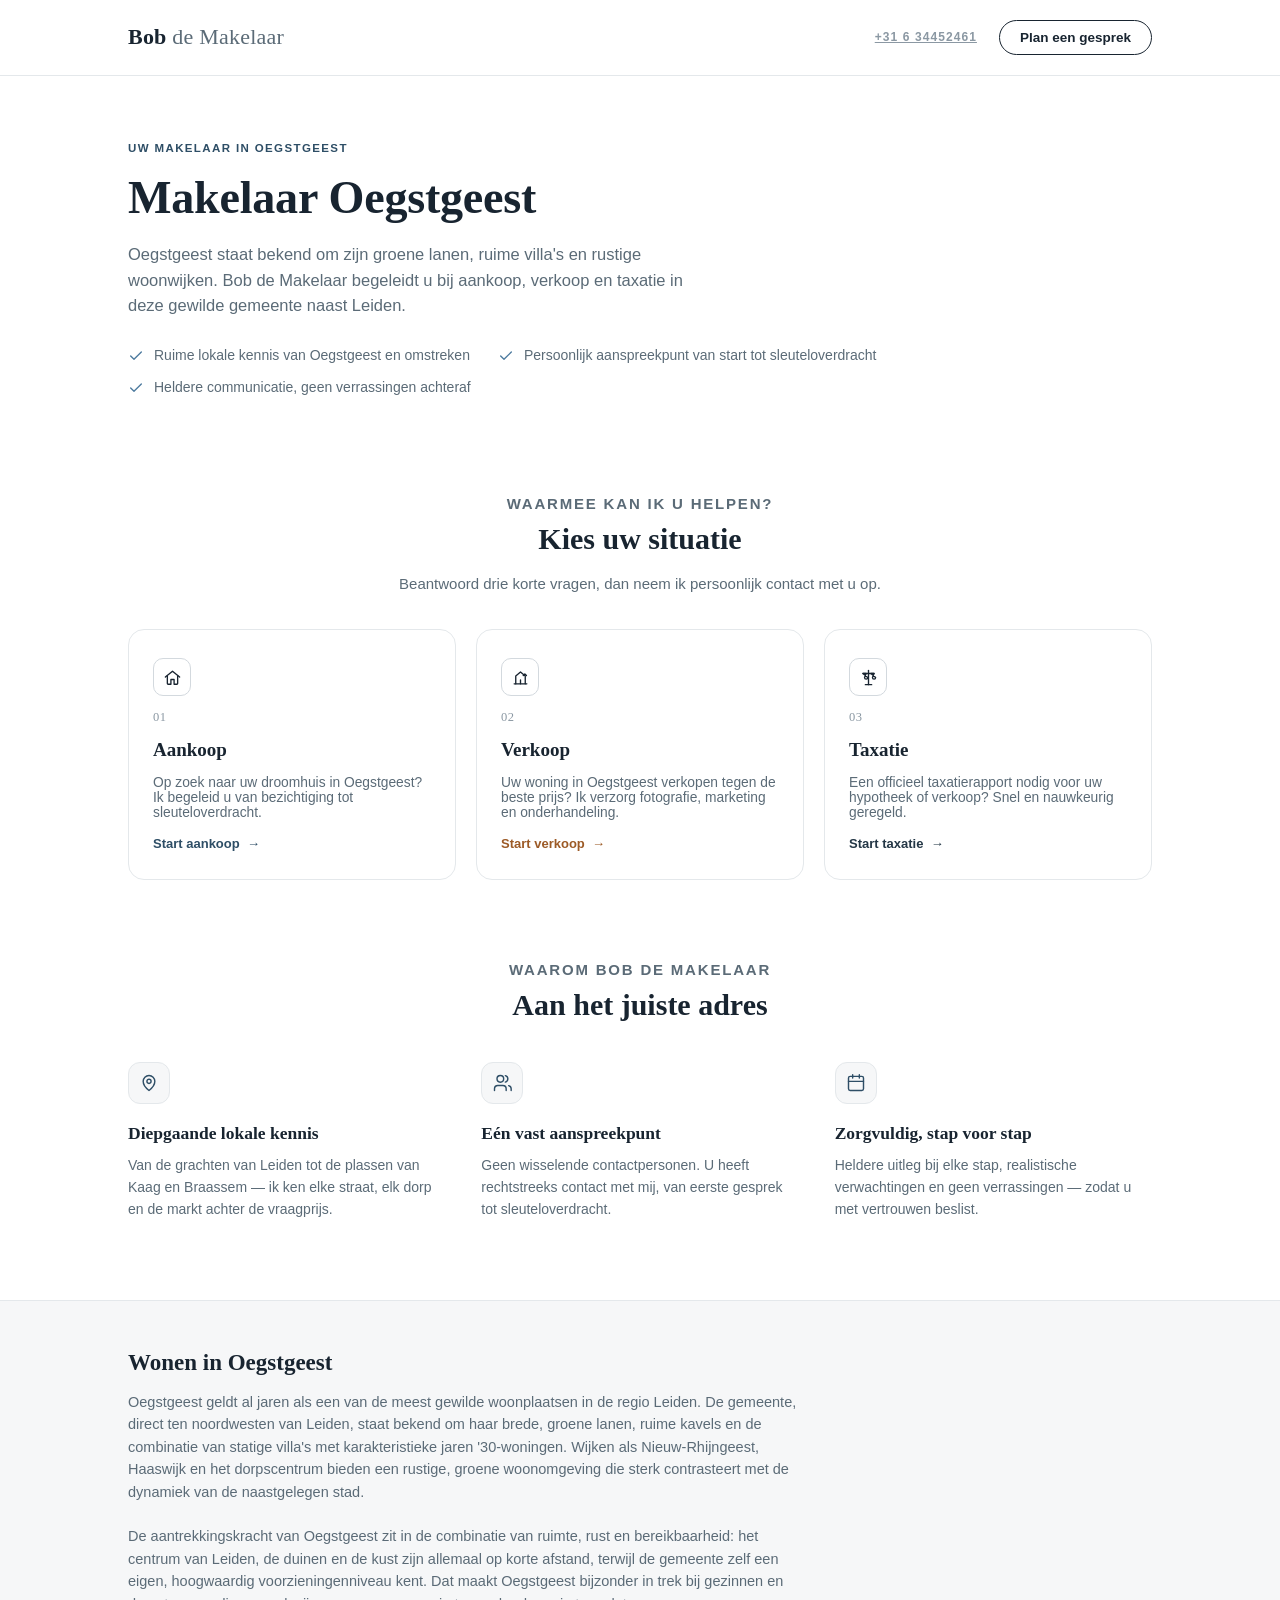
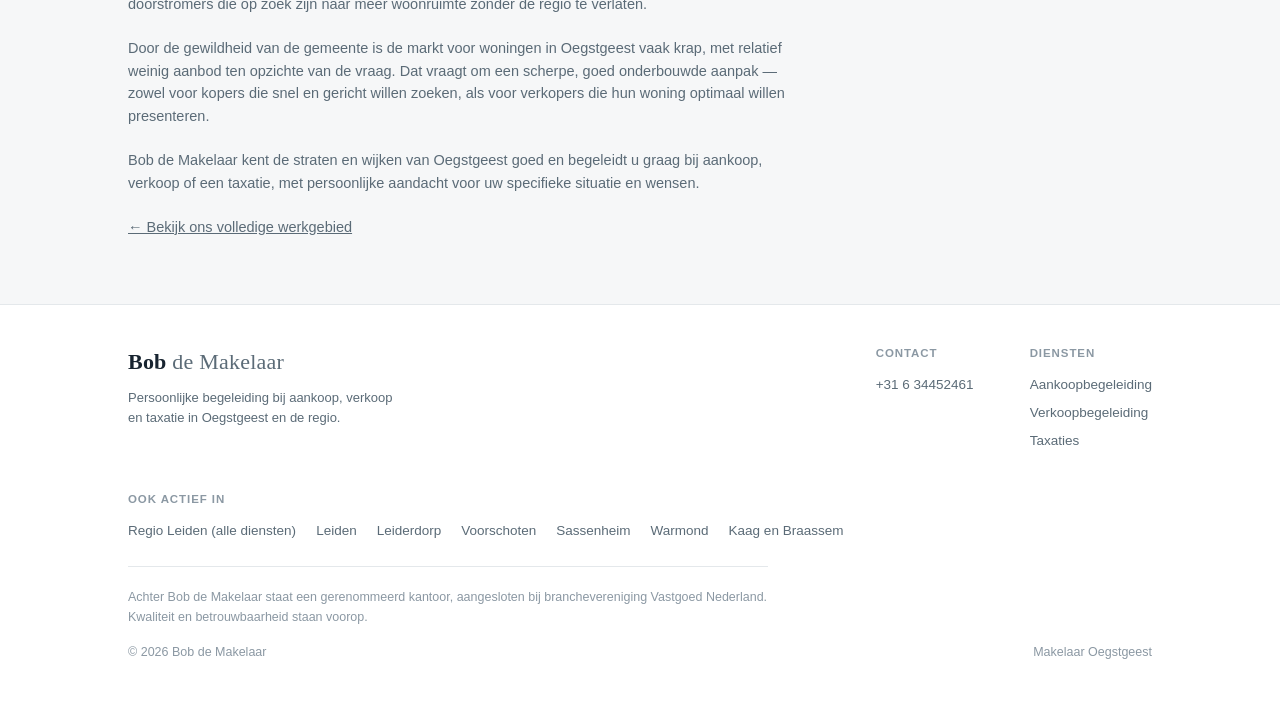
<file: makelaar-oegstgeest.html>
<!DOCTYPE html>
<html lang="nl">
<head>
<meta charset="UTF-8" />
<meta name="viewport" content="width=device-width, initial-scale=1" />
<title>Oegstgeest — Makelaar voor Aankoop, Verkoop &amp; Taxatie | Bob de Makelaar</title>
<meta name="description" content="Oegstgeest: Bob de Makelaar begeleidt u bij aankoop, verkoop en taxatie van woningen in Oegstgeest. Lokale kennis van deze gewilde gemeente naast Leiden." />
<link rel="canonical" href="https://bobdemakelaar.nl/makelaar-oegstgeest.html" />

<link rel="icon" type="image/svg+xml" href="/favicon.svg" />
<link rel="icon" type="image/png" href="/favicon.png" />
<link rel="shortcut icon" href="/favicon.ico" />
<link rel="apple-touch-icon" href="/apple-touch-icon.png" />

<meta property="og:type" content="website" />
<meta property="og:locale" content="nl_NL" />
<meta property="og:url" content="https://bobdemakelaar.nl/makelaar-oegstgeest.html" />
<meta property="og:site_name" content="Bob de Makelaar" />
<meta property="og:title" content="Oegstgeest — Makelaar voor Aankoop, Verkoop &amp; Taxatie | Bob de Makelaar" />
<meta property="og:description" content="Oegstgeest: Bob de Makelaar begeleidt u bij aankoop, verkoop en taxatie van woningen in Oegstgeest. Lokale kennis van deze gewilde gemeente naast Leiden." />
<meta property="og:image" content="https://bobdemakelaar.nl/og-image.png" />
<meta property="og:image:width" content="1200" />
<meta property="og:image:height" content="630" />
<meta property="og:image:alt" content="Bob de Makelaar — uw makelaar in Oegstgeest" />

<meta name="twitter:card" content="summary_large_image" />
<meta name="twitter:title" content="Oegstgeest — Makelaar voor Aankoop, Verkoop &amp; Taxatie | Bob de Makelaar" />
<meta name="twitter:description" content="Oegstgeest: Bob de Makelaar begeleidt u bij aankoop, verkoop en taxatie van woningen in Oegstgeest. Lokale kennis van deze gewilde gemeente naast Leiden." />
<meta name="twitter:image" content="https://bobdemakelaar.nl/og-image.png" />

<script type="application/ld+json">
{
  "@context": "https://schema.org",
  "@type": "RealEstateAgent",
  "name": "Bob de Makelaar",
  "url": "https://bobdemakelaar.nl/makelaar-oegstgeest.html",
  "telephone": "+31634452461",
  "image": "https://bobdemakelaar.nl/og-image.png",
  "description": "Oegstgeest: Bob de Makelaar begeleidt u bij aankoop, verkoop en taxatie van woningen in Oegstgeest. Lokale kennis van deze gewilde gemeente naast Leiden.",
  "areaServed": [
    { "@type": "Place", "name": "Oegstgeest" }
  ]
}
</script>
<link rel="stylesheet" href="/style.css" />
</head>
<body>

<nav class="topnav">
  <div class="topnav-inner">
    <div class="logo">Bob <span class="thin">de Makelaar</span></div>
    <div class="nav-right">
      <a class="nav-tag" href="tel:+31634452461">+31 6 34452461</a>
      <button class="nav-cta" type="button" onclick="document.getElementById('choices').scrollIntoView({behavior:'smooth'})">Plan een gesprek</button>
    </div>
  </div>
</nav>

<div class="wrap">

  <section class="hero">
    <p class="eyebrow">Uw makelaar in Oegstgeest</p>
    <h1>Makelaar Oegstgeest</h1>
    <p class="lede">Oegstgeest staat bekend om zijn groene lanen, ruime villa's en rustige woonwijken. Bob de Makelaar begeleidt u bij aankoop, verkoop en taxatie in deze gewilde gemeente naast Leiden.</p>
    <ul class="trust-bullets">
      <li><svg viewBox="0 0 24 24" fill="none" stroke="currentColor" stroke-width="2" stroke-linecap="round" stroke-linejoin="round"><path d="M20 6 9 17l-5-5"/></svg>Ruime lokale kennis van Oegstgeest en omstreken</li>
      <li><svg viewBox="0 0 24 24" fill="none" stroke="currentColor" stroke-width="2" stroke-linecap="round" stroke-linejoin="round"><path d="M20 6 9 17l-5-5"/></svg>Persoonlijk aanspreekpunt van start tot sleuteloverdracht</li>
      <li><svg viewBox="0 0 24 24" fill="none" stroke="currentColor" stroke-width="2" stroke-linecap="round" stroke-linejoin="round"><path d="M20 6 9 17l-5-5"/></svg>Heldere communicatie, geen verrassingen achteraf</li>
    </ul>
  </section>

  <section class="choices-section">
    <div class="section-head">
      <p class="eyebrow">Waarmee kan ik u helpen?</p>
      <h2>Kies uw situatie</h2>
      <p>Beantwoord drie korte vragen, dan neem ik persoonlijk contact met u op.</p>
    </div>

    <div class="choices" role="group" aria-label="Kies een dienst" id="choices">
      <button class="choice" data-key="aankoop" type="button">
        <span class="icon" aria-hidden="true">
          <svg viewBox="0 0 24 24" fill="none" stroke="currentColor" stroke-width="1.7" stroke-linecap="round" stroke-linejoin="round"><path d="M3 11.5 12 4l9 7.5"/><path d="M5.5 10v9.5a1 1 0 0 0 1 1H10v-6h4v6h3.5a1 1 0 0 0 1-1V10"/></svg>
        </span>
        <span class="num">01</span>
        <h3>Aankoop</h3>
        <p>Op zoek naar uw droomhuis in Oegstgeest? Ik begeleid u van bezichtiging tot sleuteloverdracht.</p>
        <span class="go">Start aankoop &nbsp;→</span>
      </button>

      <button class="choice" data-key="verkoop" type="button">
        <span class="icon" aria-hidden="true">
          <svg viewBox="0 0 24 24" fill="none" stroke="currentColor" stroke-width="1.7" stroke-linecap="round" stroke-linejoin="round"><path d="M4 20h16"/><path d="M6 20V10l6-5 6 5v10"/><path d="M12 20v-5"/><path d="m15.5 9.5 2-2 2 2"/></svg>
        </span>
        <span class="num">02</span>
        <h3>Verkoop</h3>
        <p>Uw woning in Oegstgeest verkopen tegen de beste prijs? Ik verzorg fotografie, marketing en onderhandeling.</p>
        <span class="go">Start verkoop &nbsp;→</span>
      </button>

      <button class="choice" data-key="taxatie" type="button">
        <span class="icon" aria-hidden="true">
          <svg viewBox="0 0 24 24" fill="none" stroke="currentColor" stroke-width="1.7" stroke-linecap="round" stroke-linejoin="round"><path d="M12 3v18"/><path d="M5 7h4l-2 5a2 2 0 1 0 4 0Z"/><path d="M15 7h4l-2 5a2 2 0 1 0 4 0Z"/><path d="M5 7h14"/><path d="M8 21h8"/></svg>
        </span>
        <span class="num">03</span>
        <h3>Taxatie</h3>
        <p>Een officieel taxatierapport nodig voor uw hypotheek of verkoop? Snel en nauwkeurig geregeld.</p>
        <span class="go">Start taxatie &nbsp;→</span>
      </button>
    </div>

    <div class="panel-wrap" id="panelWrap">
      <div class="panel-inner">
        <form class="panel" id="panel" data-active="" novalidate>

          <div data-fields="aankoop" hidden>
            <p class="panel-tag">Aankoop</p>
            <h2>Vertel me wat u zoekt</h2>
            <div class="qgrid">
              <div class="field">
                <label for="a-zoekgebied">Zoekgebied</label>
                <select id="a-zoekgebied">
                  <option value="">Kies een plaats</option>
                  <option>Leiden</option><option>Leiderdorp</option><option>Oud Ade</option><option>Roelofarendsveen</option><option>Hoogmade</option><option>Rijpwetering</option><option>Kaag en Braassem</option><option>Leimuiden</option><option>Sassenheim</option><option>Warmond</option><option selected>Oegstgeest</option><option>Voorschoten</option><option>Zoeterwoude</option>
                </select>
              </div>
              <div class="field">
                <label for="a-type">Type woning</label>
                <select id="a-type">
                  <option value="">Kies een type</option>
                  <option>Tussenwoning</option><option>Hoekwoning</option><option>Twee-onder-een-kap</option>
                  <option>Vrijstaande woning</option><option>Appartement</option>
                </select>
              </div>
              <div class="field span2">
                <label>Gesprek met hypotheekadviseur al gehad?</label>
                <div class="toggle-row" data-toggle-group="a-hypotheek">
                  <button type="button" class="toggle-btn">Ja</button>
                  <button type="button" class="toggle-btn">Nee</button>
                  <button type="button" class="toggle-btn">Binnenkort gepland</button>
                </div>
              </div>
            </div>
          </div>

          <div data-fields="verkoop" hidden>
            <p class="panel-tag">Verkoop</p>
            <h2>Vertel me over uw woning</h2>
            <div class="qgrid">
              <div class="field">
                <label for="v-locatie">Locatie</label>
                <select id="v-locatie">
                  <option value="">Kies een plaats</option>
                  <option>Leiden</option><option>Leiderdorp</option><option>Oud Ade</option><option>Roelofarendsveen</option><option>Hoogmade</option><option>Rijpwetering</option><option>Kaag en Braassem</option><option>Leimuiden</option><option>Sassenheim</option><option>Warmond</option><option selected>Oegstgeest</option><option>Voorschoten</option><option>Zoeterwoude</option>
                </select>
              </div>
              <div class="field">
                <label for="v-type">Type woning</label>
                <select id="v-type">
                  <option value="">Kies een type</option>
                  <option>Tussenwoning</option><option>Hoekwoning</option><option>Twee-onder-een-kap</option>
                  <option>Vrijstaande woning</option><option>Appartement</option>
                </select>
              </div>
              <div class="field span2">
                <label for="v-straat">Straat</label>
                <input type="text" id="v-straat" placeholder="Bijv. Breestraat 12">
              </div>
            </div>
          </div>

          <div data-fields="taxatie" hidden>
            <p class="panel-tag">Taxatie</p>
            <h2>Waarvoor heeft u de taxatie nodig?</h2>
            <div class="qgrid">
              <div class="field span2">
                <label>Woning kopen of verkopen?</label>
                <div class="toggle-row" data-toggle-group="t-doel">
                  <button type="button" class="toggle-btn">Kopen</button>
                  <button type="button" class="toggle-btn">Verkopen</button>
                </div>
              </div>
              <div class="field">
                <label for="t-type">Wat voor soort woning?</label>
                <select id="t-type">
                  <option value="">Kies een type</option>
                  <option>Tussenwoning</option><option>Hoekwoning</option><option>Twee-onder-een-kap</option>
                  <option>Vrijstaande woning</option><option>Appartement</option>
                </select>
              </div>
            </div>
          </div>

          <div class="contact-row">
            <div class="field">
              <label for="c-naam">Naam</label>
              <input type="text" id="c-naam" placeholder="Uw naam">
            </div>
            <div class="field">
              <label for="c-email">E-mailadres</label>
              <input type="text" id="c-email" placeholder="naam@voorbeeld.nl">
            </div>
            <div class="field">
              <label for="c-tel">Telefoonnummer</label>
              <input type="text" id="c-tel" placeholder="06 12345678">
            </div>
          </div>

          <div class="submit-row">
            <button type="submit" class="submit-btn">Versturen</button>
            <span class="confirm-msg" id="confirmMsg">
              <svg viewBox="0 0 24 24" fill="none" stroke="currentColor" stroke-width="2" stroke-linecap="round" stroke-linejoin="round"><path d="M20 6 9 17l-5-5"/></svg>
              Bedankt! Bob neemt snel contact met u op.
            </span>
            <span class="confirm-msg" id="errorMsg" style="color:var(--orange-deep);">
              Er ging iets mis. Probeer het nogmaals of bel direct.
            </span>
          </div>
        </form>
      </div>
    </div>
  </section>

  <section class="why-section">
    <div class="section-head">
      <p class="eyebrow">Waarom Bob de Makelaar</p>
      <h2>Aan het juiste adres</h2>
    </div>
    <div class="why-grid">
      <div class="why-item">
        <span class="icon" aria-hidden="true">
          <svg viewBox="0 0 24 24" fill="none" stroke="currentColor" stroke-width="1.7" stroke-linecap="round" stroke-linejoin="round"><path d="M12 21s-7-5.2-7-11a7 7 0 0 1 14 0c0 5.8-7 11-7 11Z"/><circle cx="12" cy="10" r="2.5"/></svg>
        </span>
        <h3>Diepgaande lokale kennis</h3>
        <p>Van de grachten van Leiden tot de plassen van Kaag en Braassem — ik ken elke straat, elk dorp en de markt achter de vraagprijs.</p>
      </div>
      <div class="why-item">
        <span class="icon" aria-hidden="true">
          <svg viewBox="0 0 24 24" fill="none" stroke="currentColor" stroke-width="1.7" stroke-linecap="round" stroke-linejoin="round"><path d="M17 21v-2a4 4 0 0 0-4-4H7a4 4 0 0 0-4 4v2"/><circle cx="10" cy="7" r="4"/><path d="M23 21v-2a4 4 0 0 0-3-3.87"/><path d="M16 3.13a4 4 0 0 1 0 7.75"/></svg>
        </span>
        <h3>Eén vast aanspreekpunt</h3>
        <p>Geen wisselende contactpersonen. U heeft rechtstreeks contact met mij, van eerste gesprek tot sleuteloverdracht.</p>
      </div>
      <div class="why-item">
        <span class="icon" aria-hidden="true">
          <svg viewBox="0 0 24 24" fill="none" stroke="currentColor" stroke-width="1.7" stroke-linecap="round" stroke-linejoin="round"><rect x="3" y="4" width="18" height="17" rx="2"/><path d="M16 2v4M8 2v4M3 10h18"/></svg>
        </span>
        <h3>Zorgvuldig, stap voor stap</h3>
        <p>Heldere uitleg bij elke stap, realistische verwachtingen en geen verrassingen — zodat u met vertrouwen beslist.</p>
      </div>
    </div>
  </section>
</div>

<section class="area-section">
  <div class="area-inner">
    <h2>Wonen in Oegstgeest</h2>
    <p>Oegstgeest geldt al jaren als een van de meest gewilde woonplaatsen in de regio Leiden. De gemeente, direct ten noordwesten van Leiden, staat bekend om haar brede, groene lanen, ruime kavels en de combinatie van statige villa's met karakteristieke jaren '30-woningen. Wijken als Nieuw-Rhijngeest, Haaswijk en het dorpscentrum bieden een rustige, groene woonomgeving die sterk contrasteert met de dynamiek van de naastgelegen stad.</p>
    <p>De aantrekkingskracht van Oegstgeest zit in de combinatie van ruimte, rust en bereikbaarheid: het centrum van Leiden, de duinen en de kust zijn allemaal op korte afstand, terwijl de gemeente zelf een eigen, hoogwaardig voorzieningenniveau kent. Dat maakt Oegstgeest bijzonder in trek bij gezinnen en doorstromers die op zoek zijn naar meer woonruimte zonder de regio te verlaten.</p>
    <p>Door de gewildheid van de gemeente is de markt voor woningen in Oegstgeest vaak krap, met relatief weinig aanbod ten opzichte van de vraag. Dat vraagt om een scherpe, goed onderbouwde aanpak — zowel voor kopers die snel en gericht willen zoeken, als voor verkopers die hun woning optimaal willen presenteren.</p>
    <p>Bob de Makelaar kent de straten en wijken van Oegstgeest goed en begeleidt u graag bij aankoop, verkoop of een taxatie, met persoonlijke aandacht voor uw specifieke situatie en wensen.</p>
    <p><a href="/">← Bekijk ons volledige werkgebied</a></p>
  </div>
</section>

<footer>
  <div class="wrap">
    <div class="footer-inner">
      <div class="footer-brand">
        <div class="logo">Bob <span class="thin">de Makelaar</span></div>
        <p>Persoonlijke begeleiding bij aankoop, verkoop en taxatie in Oegstgeest en de regio.</p>
      </div>
      <div class="footer-cols">
        <div class="footer-col">
          <h4>Contact</h4>
          <a href="tel:+31634452461">+31 6 34452461</a>
        </div>
        <div class="footer-col">
          <h4>Diensten</h4>
          <p>Aankoopbegeleiding</p>
          <p>Verkoopbegeleiding</p>
          <p>Taxaties</p>
        </div>
      </div>
    </div>
    <div class="footer-locations">
      <h4>Ook actief in</h4>
      <div class="location-links">
        <a href="/">Regio Leiden (alle diensten)</a>
        <a href="/makelaar-leiden.html">Leiden</a>
        <a href="/makelaar-leiderdorp.html">Leiderdorp</a>
        <a href="/makelaar-voorschoten.html">Voorschoten</a>
        <a href="/makelaar-sassenheim.html">Sassenheim</a>
        <a href="/makelaar-warmond.html">Warmond</a>
        <a href="/makelaar-kaag-en-braassem.html">Kaag en Braassem</a>
      </div>
    </div>
    <p class="footer-disclaimer">Achter Bob de Makelaar staat een gerenommeerd kantoor, aangesloten bij branchevereniging Vastgoed Nederland. Kwaliteit en betrouwbaarheid staan voorop.</p>
    <div class="footer-bottom">
      <span>© 2026 Bob de Makelaar</span>
      <span>Makelaar Oegstgeest</span>
    </div>
  </div>
</footer>

<script src="/script.js" defer></script>
</body>
</html>
</file>
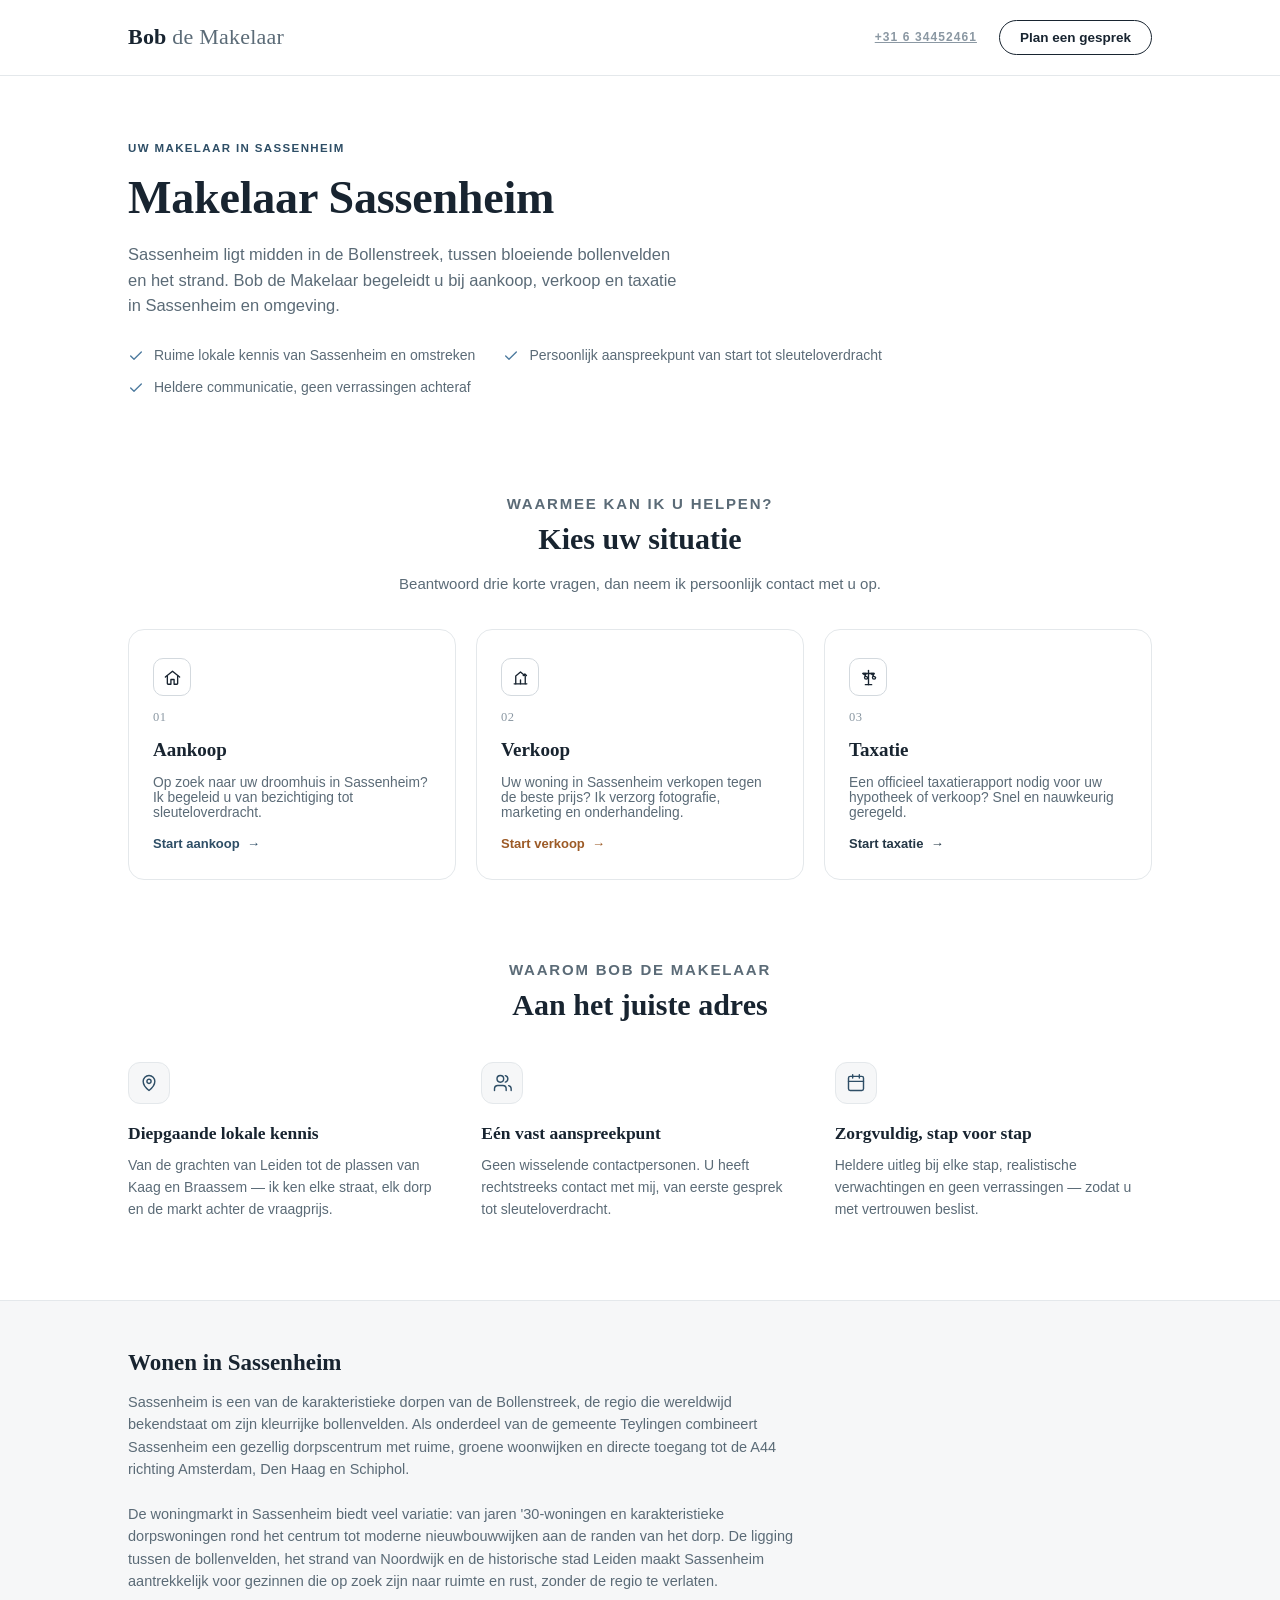
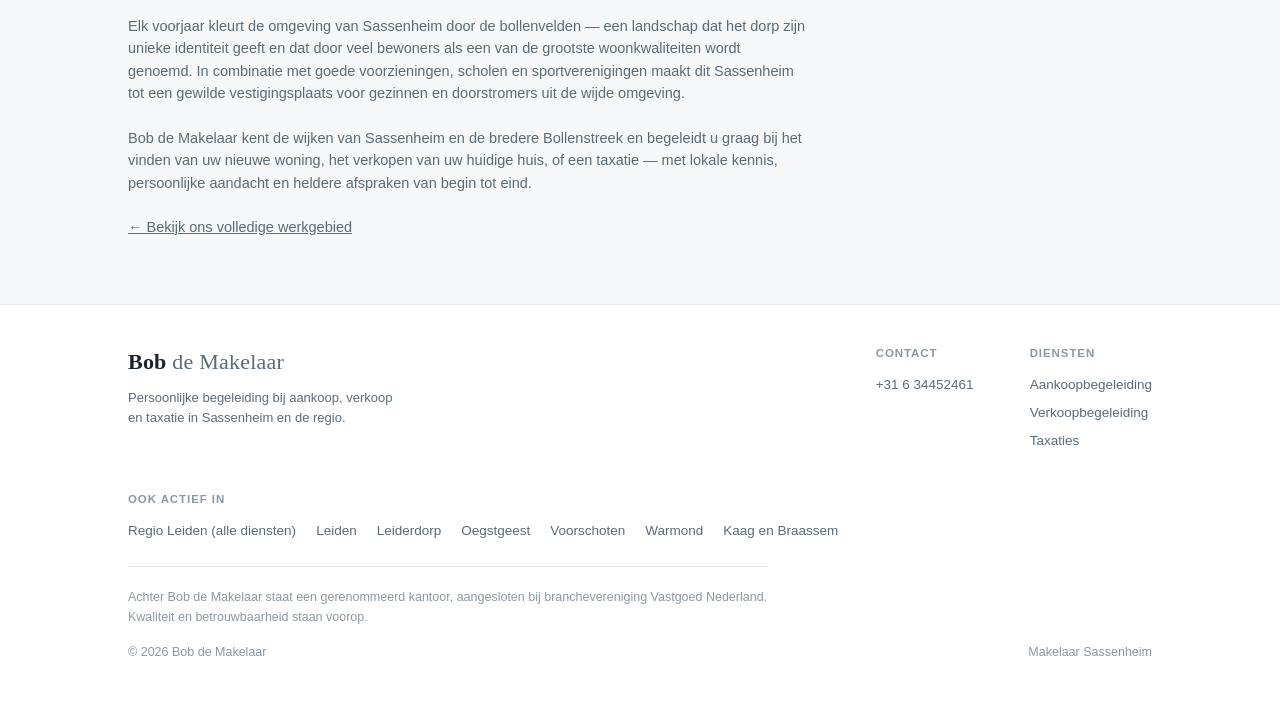
<file: makelaar-sassenheim.html>
<!DOCTYPE html>
<html lang="nl">
<head>
<meta charset="UTF-8" />
<meta name="viewport" content="width=device-width, initial-scale=1" />
<title>Sassenheim — Makelaar voor Aankoop, Verkoop &amp; Taxatie | Bob de Makelaar</title>
<meta name="description" content="Sassenheim: Bob de Makelaar begeleidt u bij aankoop, verkoop en taxatie van woningen in Sassenheim en de Bollenstreek. Lokale kennis, persoonlijke aanpak." />
<link rel="canonical" href="https://bobdemakelaar.nl/makelaar-sassenheim.html" />

<link rel="icon" type="image/svg+xml" href="/favicon.svg" />
<link rel="icon" type="image/png" href="/favicon.png" />
<link rel="shortcut icon" href="/favicon.ico" />
<link rel="apple-touch-icon" href="/apple-touch-icon.png" />

<meta property="og:type" content="website" />
<meta property="og:locale" content="nl_NL" />
<meta property="og:url" content="https://bobdemakelaar.nl/makelaar-sassenheim.html" />
<meta property="og:site_name" content="Bob de Makelaar" />
<meta property="og:title" content="Sassenheim — Makelaar voor Aankoop, Verkoop &amp; Taxatie | Bob de Makelaar" />
<meta property="og:description" content="Sassenheim: Bob de Makelaar begeleidt u bij aankoop, verkoop en taxatie van woningen in Sassenheim en de Bollenstreek. Lokale kennis, persoonlijke aanpak." />
<meta property="og:image" content="https://bobdemakelaar.nl/og-image.png" />
<meta property="og:image:width" content="1200" />
<meta property="og:image:height" content="630" />
<meta property="og:image:alt" content="Bob de Makelaar — uw makelaar in Sassenheim" />

<meta name="twitter:card" content="summary_large_image" />
<meta name="twitter:title" content="Sassenheim — Makelaar voor Aankoop, Verkoop &amp; Taxatie | Bob de Makelaar" />
<meta name="twitter:description" content="Sassenheim: Bob de Makelaar begeleidt u bij aankoop, verkoop en taxatie van woningen in Sassenheim en de Bollenstreek. Lokale kennis, persoonlijke aanpak." />
<meta name="twitter:image" content="https://bobdemakelaar.nl/og-image.png" />

<script type="application/ld+json">
{
  "@context": "https://schema.org",
  "@type": "RealEstateAgent",
  "name": "Bob de Makelaar",
  "url": "https://bobdemakelaar.nl/makelaar-sassenheim.html",
  "telephone": "+31634452461",
  "image": "https://bobdemakelaar.nl/og-image.png",
  "description": "Sassenheim: Bob de Makelaar begeleidt u bij aankoop, verkoop en taxatie van woningen in Sassenheim en de Bollenstreek. Lokale kennis, persoonlijke aanpak.",
  "areaServed": [
    { "@type": "Place", "name": "Sassenheim" }
  ]
}
</script>
<link rel="stylesheet" href="/style.css" />
</head>
<body>

<nav class="topnav">
  <div class="topnav-inner">
    <div class="logo">Bob <span class="thin">de Makelaar</span></div>
    <div class="nav-right">
      <a class="nav-tag" href="tel:+31634452461">+31 6 34452461</a>
      <button class="nav-cta" type="button" onclick="document.getElementById('choices').scrollIntoView({behavior:'smooth'})">Plan een gesprek</button>
    </div>
  </div>
</nav>

<div class="wrap">

  <section class="hero">
    <p class="eyebrow">Uw makelaar in Sassenheim</p>
    <h1>Makelaar Sassenheim</h1>
    <p class="lede">Sassenheim ligt midden in de Bollenstreek, tussen bloeiende bollenvelden en het strand. Bob de Makelaar begeleidt u bij aankoop, verkoop en taxatie in Sassenheim en omgeving.</p>
    <ul class="trust-bullets">
      <li><svg viewBox="0 0 24 24" fill="none" stroke="currentColor" stroke-width="2" stroke-linecap="round" stroke-linejoin="round"><path d="M20 6 9 17l-5-5"/></svg>Ruime lokale kennis van Sassenheim en omstreken</li>
      <li><svg viewBox="0 0 24 24" fill="none" stroke="currentColor" stroke-width="2" stroke-linecap="round" stroke-linejoin="round"><path d="M20 6 9 17l-5-5"/></svg>Persoonlijk aanspreekpunt van start tot sleuteloverdracht</li>
      <li><svg viewBox="0 0 24 24" fill="none" stroke="currentColor" stroke-width="2" stroke-linecap="round" stroke-linejoin="round"><path d="M20 6 9 17l-5-5"/></svg>Heldere communicatie, geen verrassingen achteraf</li>
    </ul>
  </section>

  <section class="choices-section">
    <div class="section-head">
      <p class="eyebrow">Waarmee kan ik u helpen?</p>
      <h2>Kies uw situatie</h2>
      <p>Beantwoord drie korte vragen, dan neem ik persoonlijk contact met u op.</p>
    </div>

    <div class="choices" role="group" aria-label="Kies een dienst" id="choices">
      <button class="choice" data-key="aankoop" type="button">
        <span class="icon" aria-hidden="true">
          <svg viewBox="0 0 24 24" fill="none" stroke="currentColor" stroke-width="1.7" stroke-linecap="round" stroke-linejoin="round"><path d="M3 11.5 12 4l9 7.5"/><path d="M5.5 10v9.5a1 1 0 0 0 1 1H10v-6h4v6h3.5a1 1 0 0 0 1-1V10"/></svg>
        </span>
        <span class="num">01</span>
        <h3>Aankoop</h3>
        <p>Op zoek naar uw droomhuis in Sassenheim? Ik begeleid u van bezichtiging tot sleuteloverdracht.</p>
        <span class="go">Start aankoop &nbsp;→</span>
      </button>

      <button class="choice" data-key="verkoop" type="button">
        <span class="icon" aria-hidden="true">
          <svg viewBox="0 0 24 24" fill="none" stroke="currentColor" stroke-width="1.7" stroke-linecap="round" stroke-linejoin="round"><path d="M4 20h16"/><path d="M6 20V10l6-5 6 5v10"/><path d="M12 20v-5"/><path d="m15.5 9.5 2-2 2 2"/></svg>
        </span>
        <span class="num">02</span>
        <h3>Verkoop</h3>
        <p>Uw woning in Sassenheim verkopen tegen de beste prijs? Ik verzorg fotografie, marketing en onderhandeling.</p>
        <span class="go">Start verkoop &nbsp;→</span>
      </button>

      <button class="choice" data-key="taxatie" type="button">
        <span class="icon" aria-hidden="true">
          <svg viewBox="0 0 24 24" fill="none" stroke="currentColor" stroke-width="1.7" stroke-linecap="round" stroke-linejoin="round"><path d="M12 3v18"/><path d="M5 7h4l-2 5a2 2 0 1 0 4 0Z"/><path d="M15 7h4l-2 5a2 2 0 1 0 4 0Z"/><path d="M5 7h14"/><path d="M8 21h8"/></svg>
        </span>
        <span class="num">03</span>
        <h3>Taxatie</h3>
        <p>Een officieel taxatierapport nodig voor uw hypotheek of verkoop? Snel en nauwkeurig geregeld.</p>
        <span class="go">Start taxatie &nbsp;→</span>
      </button>
    </div>

    <div class="panel-wrap" id="panelWrap">
      <div class="panel-inner">
        <form class="panel" id="panel" data-active="" novalidate>

          <div data-fields="aankoop" hidden>
            <p class="panel-tag">Aankoop</p>
            <h2>Vertel me wat u zoekt</h2>
            <div class="qgrid">
              <div class="field">
                <label for="a-zoekgebied">Zoekgebied</label>
                <select id="a-zoekgebied">
                  <option value="">Kies een plaats</option>
                  <option>Leiden</option><option>Leiderdorp</option><option>Oud Ade</option><option>Roelofarendsveen</option><option>Hoogmade</option><option>Rijpwetering</option><option>Kaag en Braassem</option><option>Leimuiden</option><option selected>Sassenheim</option><option>Warmond</option><option>Oegstgeest</option><option>Voorschoten</option><option>Zoeterwoude</option>
                </select>
              </div>
              <div class="field">
                <label for="a-type">Type woning</label>
                <select id="a-type">
                  <option value="">Kies een type</option>
                  <option>Tussenwoning</option><option>Hoekwoning</option><option>Twee-onder-een-kap</option>
                  <option>Vrijstaande woning</option><option>Appartement</option>
                </select>
              </div>
              <div class="field span2">
                <label>Gesprek met hypotheekadviseur al gehad?</label>
                <div class="toggle-row" data-toggle-group="a-hypotheek">
                  <button type="button" class="toggle-btn">Ja</button>
                  <button type="button" class="toggle-btn">Nee</button>
                  <button type="button" class="toggle-btn">Binnenkort gepland</button>
                </div>
              </div>
            </div>
          </div>

          <div data-fields="verkoop" hidden>
            <p class="panel-tag">Verkoop</p>
            <h2>Vertel me over uw woning</h2>
            <div class="qgrid">
              <div class="field">
                <label for="v-locatie">Locatie</label>
                <select id="v-locatie">
                  <option value="">Kies een plaats</option>
                  <option>Leiden</option><option>Leiderdorp</option><option>Oud Ade</option><option>Roelofarendsveen</option><option>Hoogmade</option><option>Rijpwetering</option><option>Kaag en Braassem</option><option>Leimuiden</option><option selected>Sassenheim</option><option>Warmond</option><option>Oegstgeest</option><option>Voorschoten</option><option>Zoeterwoude</option>
                </select>
              </div>
              <div class="field">
                <label for="v-type">Type woning</label>
                <select id="v-type">
                  <option value="">Kies een type</option>
                  <option>Tussenwoning</option><option>Hoekwoning</option><option>Twee-onder-een-kap</option>
                  <option>Vrijstaande woning</option><option>Appartement</option>
                </select>
              </div>
              <div class="field span2">
                <label for="v-straat">Straat</label>
                <input type="text" id="v-straat" placeholder="Bijv. Breestraat 12">
              </div>
            </div>
          </div>

          <div data-fields="taxatie" hidden>
            <p class="panel-tag">Taxatie</p>
            <h2>Waarvoor heeft u de taxatie nodig?</h2>
            <div class="qgrid">
              <div class="field span2">
                <label>Woning kopen of verkopen?</label>
                <div class="toggle-row" data-toggle-group="t-doel">
                  <button type="button" class="toggle-btn">Kopen</button>
                  <button type="button" class="toggle-btn">Verkopen</button>
                </div>
              </div>
              <div class="field">
                <label for="t-type">Wat voor soort woning?</label>
                <select id="t-type">
                  <option value="">Kies een type</option>
                  <option>Tussenwoning</option><option>Hoekwoning</option><option>Twee-onder-een-kap</option>
                  <option>Vrijstaande woning</option><option>Appartement</option>
                </select>
              </div>
            </div>
          </div>

          <div class="contact-row">
            <div class="field">
              <label for="c-naam">Naam</label>
              <input type="text" id="c-naam" placeholder="Uw naam">
            </div>
            <div class="field">
              <label for="c-email">E-mailadres</label>
              <input type="text" id="c-email" placeholder="naam@voorbeeld.nl">
            </div>
            <div class="field">
              <label for="c-tel">Telefoonnummer</label>
              <input type="text" id="c-tel" placeholder="06 12345678">
            </div>
          </div>

          <div class="submit-row">
            <button type="submit" class="submit-btn">Versturen</button>
            <span class="confirm-msg" id="confirmMsg">
              <svg viewBox="0 0 24 24" fill="none" stroke="currentColor" stroke-width="2" stroke-linecap="round" stroke-linejoin="round"><path d="M20 6 9 17l-5-5"/></svg>
              Bedankt! Bob neemt snel contact met u op.
            </span>
            <span class="confirm-msg" id="errorMsg" style="color:var(--orange-deep);">
              Er ging iets mis. Probeer het nogmaals of bel direct.
            </span>
          </div>
        </form>
      </div>
    </div>
  </section>

  <section class="why-section">
    <div class="section-head">
      <p class="eyebrow">Waarom Bob de Makelaar</p>
      <h2>Aan het juiste adres</h2>
    </div>
    <div class="why-grid">
      <div class="why-item">
        <span class="icon" aria-hidden="true">
          <svg viewBox="0 0 24 24" fill="none" stroke="currentColor" stroke-width="1.7" stroke-linecap="round" stroke-linejoin="round"><path d="M12 21s-7-5.2-7-11a7 7 0 0 1 14 0c0 5.8-7 11-7 11Z"/><circle cx="12" cy="10" r="2.5"/></svg>
        </span>
        <h3>Diepgaande lokale kennis</h3>
        <p>Van de grachten van Leiden tot de plassen van Kaag en Braassem — ik ken elke straat, elk dorp en de markt achter de vraagprijs.</p>
      </div>
      <div class="why-item">
        <span class="icon" aria-hidden="true">
          <svg viewBox="0 0 24 24" fill="none" stroke="currentColor" stroke-width="1.7" stroke-linecap="round" stroke-linejoin="round"><path d="M17 21v-2a4 4 0 0 0-4-4H7a4 4 0 0 0-4 4v2"/><circle cx="10" cy="7" r="4"/><path d="M23 21v-2a4 4 0 0 0-3-3.87"/><path d="M16 3.13a4 4 0 0 1 0 7.75"/></svg>
        </span>
        <h3>Eén vast aanspreekpunt</h3>
        <p>Geen wisselende contactpersonen. U heeft rechtstreeks contact met mij, van eerste gesprek tot sleuteloverdracht.</p>
      </div>
      <div class="why-item">
        <span class="icon" aria-hidden="true">
          <svg viewBox="0 0 24 24" fill="none" stroke="currentColor" stroke-width="1.7" stroke-linecap="round" stroke-linejoin="round"><rect x="3" y="4" width="18" height="17" rx="2"/><path d="M16 2v4M8 2v4M3 10h18"/></svg>
        </span>
        <h3>Zorgvuldig, stap voor stap</h3>
        <p>Heldere uitleg bij elke stap, realistische verwachtingen en geen verrassingen — zodat u met vertrouwen beslist.</p>
      </div>
    </div>
  </section>
</div>

<section class="area-section">
  <div class="area-inner">
    <h2>Wonen in Sassenheim</h2>
    <p>Sassenheim is een van de karakteristieke dorpen van de Bollenstreek, de regio die wereldwijd bekendstaat om zijn kleurrijke bollenvelden. Als onderdeel van de gemeente Teylingen combineert Sassenheim een gezellig dorpscentrum met ruime, groene woonwijken en directe toegang tot de A44 richting Amsterdam, Den Haag en Schiphol.</p>
    <p>De woningmarkt in Sassenheim biedt veel variatie: van jaren '30-woningen en karakteristieke dorpswoningen rond het centrum tot moderne nieuwbouwwijken aan de randen van het dorp. De ligging tussen de bollenvelden, het strand van Noordwijk en de historische stad Leiden maakt Sassenheim aantrekkelijk voor gezinnen die op zoek zijn naar ruimte en rust, zonder de regio te verlaten.</p>
    <p>Elk voorjaar kleurt de omgeving van Sassenheim door de bollenvelden — een landschap dat het dorp zijn unieke identiteit geeft en dat door veel bewoners als een van de grootste woonkwaliteiten wordt genoemd. In combinatie met goede voorzieningen, scholen en sportverenigingen maakt dit Sassenheim tot een gewilde vestigingsplaats voor gezinnen en doorstromers uit de wijde omgeving.</p>
    <p>Bob de Makelaar kent de wijken van Sassenheim en de bredere Bollenstreek en begeleidt u graag bij het vinden van uw nieuwe woning, het verkopen van uw huidige huis, of een taxatie — met lokale kennis, persoonlijke aandacht en heldere afspraken van begin tot eind.</p>
    <p><a href="/">← Bekijk ons volledige werkgebied</a></p>
  </div>
</section>

<footer>
  <div class="wrap">
    <div class="footer-inner">
      <div class="footer-brand">
        <div class="logo">Bob <span class="thin">de Makelaar</span></div>
        <p>Persoonlijke begeleiding bij aankoop, verkoop en taxatie in Sassenheim en de regio.</p>
      </div>
      <div class="footer-cols">
        <div class="footer-col">
          <h4>Contact</h4>
          <a href="tel:+31634452461">+31 6 34452461</a>
        </div>
        <div class="footer-col">
          <h4>Diensten</h4>
          <p>Aankoopbegeleiding</p>
          <p>Verkoopbegeleiding</p>
          <p>Taxaties</p>
        </div>
      </div>
    </div>
    <div class="footer-locations">
      <h4>Ook actief in</h4>
      <div class="location-links">
        <a href="/">Regio Leiden (alle diensten)</a>
        <a href="/makelaar-leiden.html">Leiden</a>
        <a href="/makelaar-leiderdorp.html">Leiderdorp</a>
        <a href="/makelaar-oegstgeest.html">Oegstgeest</a>
        <a href="/makelaar-voorschoten.html">Voorschoten</a>
        <a href="/makelaar-warmond.html">Warmond</a>
        <a href="/makelaar-kaag-en-braassem.html">Kaag en Braassem</a>
      </div>
    </div>
    <p class="footer-disclaimer">Achter Bob de Makelaar staat een gerenommeerd kantoor, aangesloten bij branchevereniging Vastgoed Nederland. Kwaliteit en betrouwbaarheid staan voorop.</p>
    <div class="footer-bottom">
      <span>© 2026 Bob de Makelaar</span>
      <span>Makelaar Sassenheim</span>
    </div>
  </div>
</footer>

<script src="/script.js" defer></script>
</body>
</html>
</file>
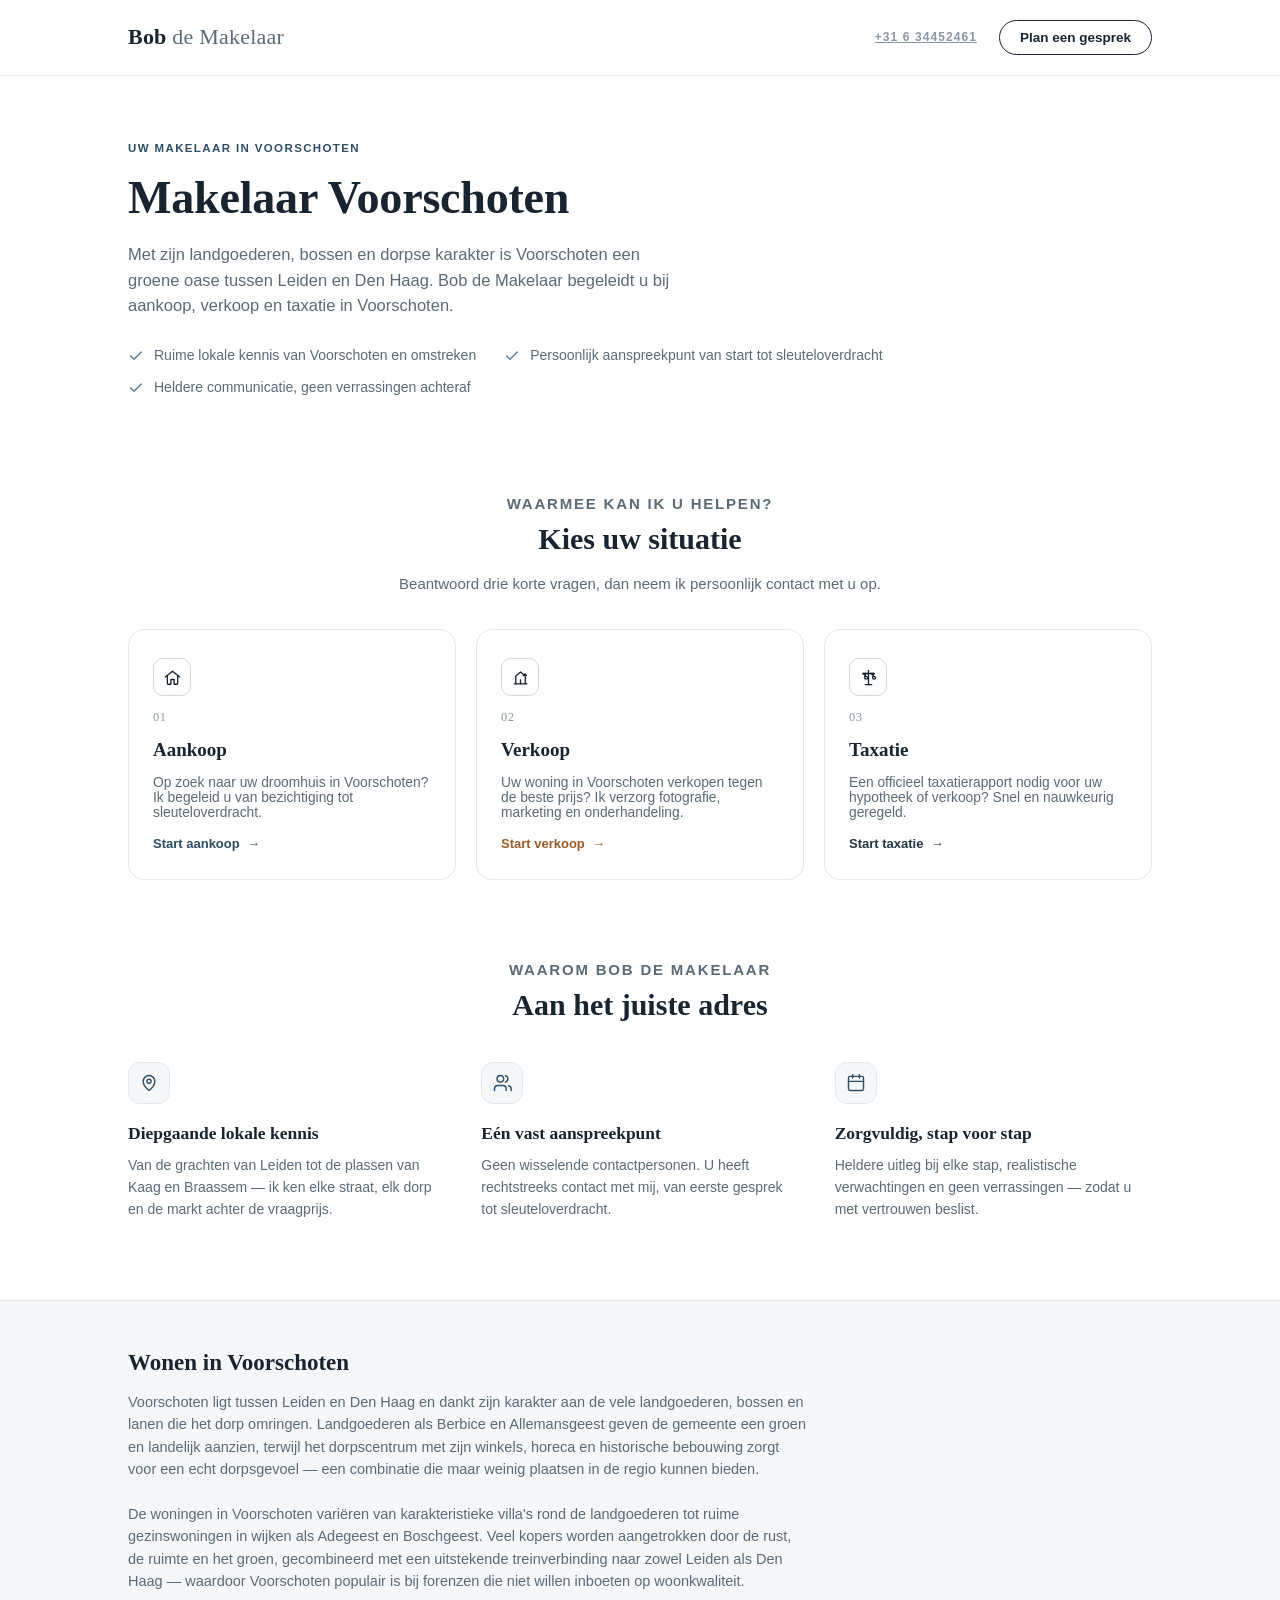
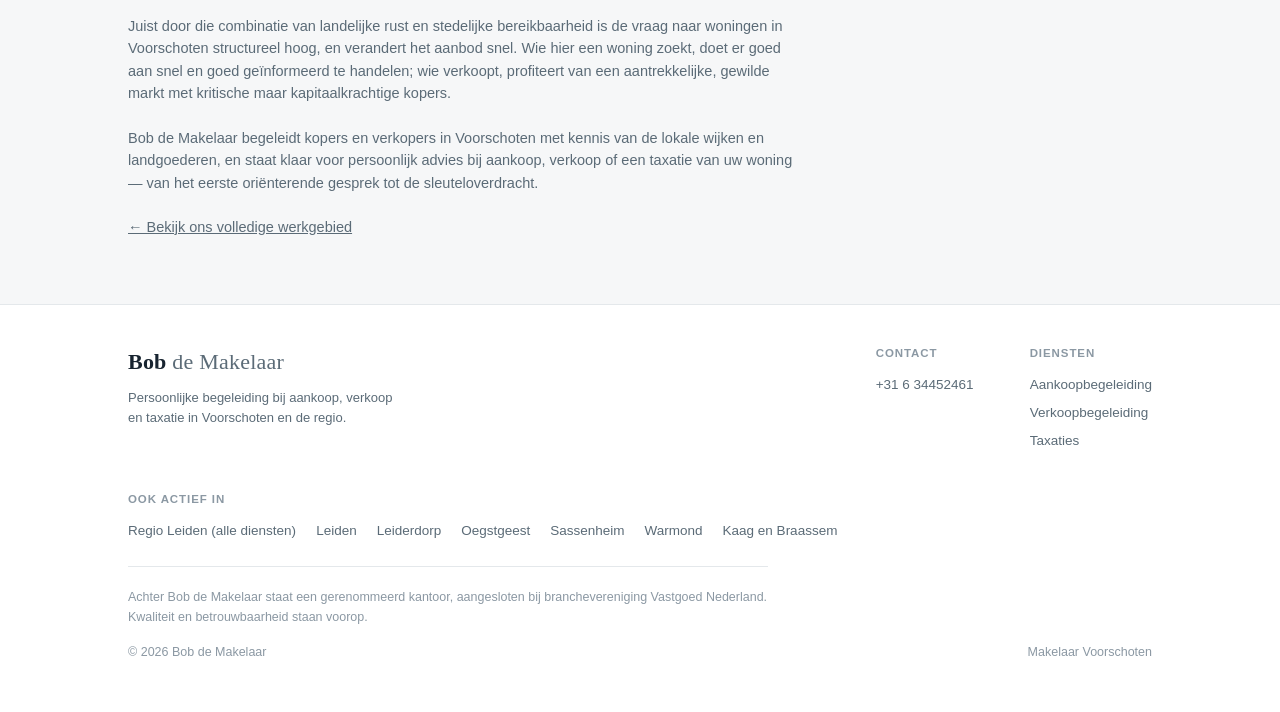
<file: makelaar-voorschoten.html>
<!DOCTYPE html>
<html lang="nl">
<head>
<meta charset="UTF-8" />
<meta name="viewport" content="width=device-width, initial-scale=1" />
<title>Voorschoten — Makelaar voor Aankoop, Verkoop &amp; Taxatie | Bob de Makelaar</title>
<meta name="description" content="Voorschoten: Bob de Makelaar begeleidt u bij aankoop, verkoop en taxatie van woningen in Voorschoten. Groen wonen tussen landgoederen, Leiden en Den Haag." />
<link rel="canonical" href="https://bobdemakelaar.nl/makelaar-voorschoten.html" />

<link rel="icon" type="image/svg+xml" href="/favicon.svg" />
<link rel="icon" type="image/png" href="/favicon.png" />
<link rel="shortcut icon" href="/favicon.ico" />
<link rel="apple-touch-icon" href="/apple-touch-icon.png" />

<meta property="og:type" content="website" />
<meta property="og:locale" content="nl_NL" />
<meta property="og:url" content="https://bobdemakelaar.nl/makelaar-voorschoten.html" />
<meta property="og:site_name" content="Bob de Makelaar" />
<meta property="og:title" content="Voorschoten — Makelaar voor Aankoop, Verkoop &amp; Taxatie | Bob de Makelaar" />
<meta property="og:description" content="Voorschoten: Bob de Makelaar begeleidt u bij aankoop, verkoop en taxatie van woningen in Voorschoten. Groen wonen tussen landgoederen, Leiden en Den Haag." />
<meta property="og:image" content="https://bobdemakelaar.nl/og-image.png" />
<meta property="og:image:width" content="1200" />
<meta property="og:image:height" content="630" />
<meta property="og:image:alt" content="Bob de Makelaar — uw makelaar in Voorschoten" />

<meta name="twitter:card" content="summary_large_image" />
<meta name="twitter:title" content="Voorschoten — Makelaar voor Aankoop, Verkoop &amp; Taxatie | Bob de Makelaar" />
<meta name="twitter:description" content="Voorschoten: Bob de Makelaar begeleidt u bij aankoop, verkoop en taxatie van woningen in Voorschoten. Groen wonen tussen landgoederen, Leiden en Den Haag." />
<meta name="twitter:image" content="https://bobdemakelaar.nl/og-image.png" />

<script type="application/ld+json">
{
  "@context": "https://schema.org",
  "@type": "RealEstateAgent",
  "name": "Bob de Makelaar",
  "url": "https://bobdemakelaar.nl/makelaar-voorschoten.html",
  "telephone": "+31634452461",
  "image": "https://bobdemakelaar.nl/og-image.png",
  "description": "Voorschoten: Bob de Makelaar begeleidt u bij aankoop, verkoop en taxatie van woningen in Voorschoten. Groen wonen tussen landgoederen, Leiden en Den Haag.",
  "areaServed": [
    { "@type": "Place", "name": "Voorschoten" }
  ]
}
</script>
<link rel="stylesheet" href="/style.css" />
</head>
<body>

<nav class="topnav">
  <div class="topnav-inner">
    <div class="logo">Bob <span class="thin">de Makelaar</span></div>
    <div class="nav-right">
      <a class="nav-tag" href="tel:+31634452461">+31 6 34452461</a>
      <button class="nav-cta" type="button" onclick="document.getElementById('choices').scrollIntoView({behavior:'smooth'})">Plan een gesprek</button>
    </div>
  </div>
</nav>

<div class="wrap">

  <section class="hero">
    <p class="eyebrow">Uw makelaar in Voorschoten</p>
    <h1>Makelaar Voorschoten</h1>
    <p class="lede">Met zijn landgoederen, bossen en dorpse karakter is Voorschoten een groene oase tussen Leiden en Den Haag. Bob de Makelaar begeleidt u bij aankoop, verkoop en taxatie in Voorschoten.</p>
    <ul class="trust-bullets">
      <li><svg viewBox="0 0 24 24" fill="none" stroke="currentColor" stroke-width="2" stroke-linecap="round" stroke-linejoin="round"><path d="M20 6 9 17l-5-5"/></svg>Ruime lokale kennis van Voorschoten en omstreken</li>
      <li><svg viewBox="0 0 24 24" fill="none" stroke="currentColor" stroke-width="2" stroke-linecap="round" stroke-linejoin="round"><path d="M20 6 9 17l-5-5"/></svg>Persoonlijk aanspreekpunt van start tot sleuteloverdracht</li>
      <li><svg viewBox="0 0 24 24" fill="none" stroke="currentColor" stroke-width="2" stroke-linecap="round" stroke-linejoin="round"><path d="M20 6 9 17l-5-5"/></svg>Heldere communicatie, geen verrassingen achteraf</li>
    </ul>
  </section>

  <section class="choices-section">
    <div class="section-head">
      <p class="eyebrow">Waarmee kan ik u helpen?</p>
      <h2>Kies uw situatie</h2>
      <p>Beantwoord drie korte vragen, dan neem ik persoonlijk contact met u op.</p>
    </div>

    <div class="choices" role="group" aria-label="Kies een dienst" id="choices">
      <button class="choice" data-key="aankoop" type="button">
        <span class="icon" aria-hidden="true">
          <svg viewBox="0 0 24 24" fill="none" stroke="currentColor" stroke-width="1.7" stroke-linecap="round" stroke-linejoin="round"><path d="M3 11.5 12 4l9 7.5"/><path d="M5.5 10v9.5a1 1 0 0 0 1 1H10v-6h4v6h3.5a1 1 0 0 0 1-1V10"/></svg>
        </span>
        <span class="num">01</span>
        <h3>Aankoop</h3>
        <p>Op zoek naar uw droomhuis in Voorschoten? Ik begeleid u van bezichtiging tot sleuteloverdracht.</p>
        <span class="go">Start aankoop &nbsp;→</span>
      </button>

      <button class="choice" data-key="verkoop" type="button">
        <span class="icon" aria-hidden="true">
          <svg viewBox="0 0 24 24" fill="none" stroke="currentColor" stroke-width="1.7" stroke-linecap="round" stroke-linejoin="round"><path d="M4 20h16"/><path d="M6 20V10l6-5 6 5v10"/><path d="M12 20v-5"/><path d="m15.5 9.5 2-2 2 2"/></svg>
        </span>
        <span class="num">02</span>
        <h3>Verkoop</h3>
        <p>Uw woning in Voorschoten verkopen tegen de beste prijs? Ik verzorg fotografie, marketing en onderhandeling.</p>
        <span class="go">Start verkoop &nbsp;→</span>
      </button>

      <button class="choice" data-key="taxatie" type="button">
        <span class="icon" aria-hidden="true">
          <svg viewBox="0 0 24 24" fill="none" stroke="currentColor" stroke-width="1.7" stroke-linecap="round" stroke-linejoin="round"><path d="M12 3v18"/><path d="M5 7h4l-2 5a2 2 0 1 0 4 0Z"/><path d="M15 7h4l-2 5a2 2 0 1 0 4 0Z"/><path d="M5 7h14"/><path d="M8 21h8"/></svg>
        </span>
        <span class="num">03</span>
        <h3>Taxatie</h3>
        <p>Een officieel taxatierapport nodig voor uw hypotheek of verkoop? Snel en nauwkeurig geregeld.</p>
        <span class="go">Start taxatie &nbsp;→</span>
      </button>
    </div>

    <div class="panel-wrap" id="panelWrap">
      <div class="panel-inner">
        <form class="panel" id="panel" data-active="" novalidate>

          <div data-fields="aankoop" hidden>
            <p class="panel-tag">Aankoop</p>
            <h2>Vertel me wat u zoekt</h2>
            <div class="qgrid">
              <div class="field">
                <label for="a-zoekgebied">Zoekgebied</label>
                <select id="a-zoekgebied">
                  <option value="">Kies een plaats</option>
                  <option>Leiden</option><option>Leiderdorp</option><option>Oud Ade</option><option>Roelofarendsveen</option><option>Hoogmade</option><option>Rijpwetering</option><option>Kaag en Braassem</option><option>Leimuiden</option><option>Sassenheim</option><option>Warmond</option><option>Oegstgeest</option><option selected>Voorschoten</option><option>Zoeterwoude</option>
                </select>
              </div>
              <div class="field">
                <label for="a-type">Type woning</label>
                <select id="a-type">
                  <option value="">Kies een type</option>
                  <option>Tussenwoning</option><option>Hoekwoning</option><option>Twee-onder-een-kap</option>
                  <option>Vrijstaande woning</option><option>Appartement</option>
                </select>
              </div>
              <div class="field span2">
                <label>Gesprek met hypotheekadviseur al gehad?</label>
                <div class="toggle-row" data-toggle-group="a-hypotheek">
                  <button type="button" class="toggle-btn">Ja</button>
                  <button type="button" class="toggle-btn">Nee</button>
                  <button type="button" class="toggle-btn">Binnenkort gepland</button>
                </div>
              </div>
            </div>
          </div>

          <div data-fields="verkoop" hidden>
            <p class="panel-tag">Verkoop</p>
            <h2>Vertel me over uw woning</h2>
            <div class="qgrid">
              <div class="field">
                <label for="v-locatie">Locatie</label>
                <select id="v-locatie">
                  <option value="">Kies een plaats</option>
                  <option>Leiden</option><option>Leiderdorp</option><option>Oud Ade</option><option>Roelofarendsveen</option><option>Hoogmade</option><option>Rijpwetering</option><option>Kaag en Braassem</option><option>Leimuiden</option><option>Sassenheim</option><option>Warmond</option><option>Oegstgeest</option><option selected>Voorschoten</option><option>Zoeterwoude</option>
                </select>
              </div>
              <div class="field">
                <label for="v-type">Type woning</label>
                <select id="v-type">
                  <option value="">Kies een type</option>
                  <option>Tussenwoning</option><option>Hoekwoning</option><option>Twee-onder-een-kap</option>
                  <option>Vrijstaande woning</option><option>Appartement</option>
                </select>
              </div>
              <div class="field span2">
                <label for="v-straat">Straat</label>
                <input type="text" id="v-straat" placeholder="Bijv. Breestraat 12">
              </div>
            </div>
          </div>

          <div data-fields="taxatie" hidden>
            <p class="panel-tag">Taxatie</p>
            <h2>Waarvoor heeft u de taxatie nodig?</h2>
            <div class="qgrid">
              <div class="field span2">
                <label>Woning kopen of verkopen?</label>
                <div class="toggle-row" data-toggle-group="t-doel">
                  <button type="button" class="toggle-btn">Kopen</button>
                  <button type="button" class="toggle-btn">Verkopen</button>
                </div>
              </div>
              <div class="field">
                <label for="t-type">Wat voor soort woning?</label>
                <select id="t-type">
                  <option value="">Kies een type</option>
                  <option>Tussenwoning</option><option>Hoekwoning</option><option>Twee-onder-een-kap</option>
                  <option>Vrijstaande woning</option><option>Appartement</option>
                </select>
              </div>
            </div>
          </div>

          <div class="contact-row">
            <div class="field">
              <label for="c-naam">Naam</label>
              <input type="text" id="c-naam" placeholder="Uw naam">
            </div>
            <div class="field">
              <label for="c-email">E-mailadres</label>
              <input type="text" id="c-email" placeholder="naam@voorbeeld.nl">
            </div>
            <div class="field">
              <label for="c-tel">Telefoonnummer</label>
              <input type="text" id="c-tel" placeholder="06 12345678">
            </div>
          </div>

          <div class="submit-row">
            <button type="submit" class="submit-btn">Versturen</button>
            <span class="confirm-msg" id="confirmMsg">
              <svg viewBox="0 0 24 24" fill="none" stroke="currentColor" stroke-width="2" stroke-linecap="round" stroke-linejoin="round"><path d="M20 6 9 17l-5-5"/></svg>
              Bedankt! Bob neemt snel contact met u op.
            </span>
            <span class="confirm-msg" id="errorMsg" style="color:var(--orange-deep);">
              Er ging iets mis. Probeer het nogmaals of bel direct.
            </span>
          </div>
        </form>
      </div>
    </div>
  </section>

  <section class="why-section">
    <div class="section-head">
      <p class="eyebrow">Waarom Bob de Makelaar</p>
      <h2>Aan het juiste adres</h2>
    </div>
    <div class="why-grid">
      <div class="why-item">
        <span class="icon" aria-hidden="true">
          <svg viewBox="0 0 24 24" fill="none" stroke="currentColor" stroke-width="1.7" stroke-linecap="round" stroke-linejoin="round"><path d="M12 21s-7-5.2-7-11a7 7 0 0 1 14 0c0 5.8-7 11-7 11Z"/><circle cx="12" cy="10" r="2.5"/></svg>
        </span>
        <h3>Diepgaande lokale kennis</h3>
        <p>Van de grachten van Leiden tot de plassen van Kaag en Braassem — ik ken elke straat, elk dorp en de markt achter de vraagprijs.</p>
      </div>
      <div class="why-item">
        <span class="icon" aria-hidden="true">
          <svg viewBox="0 0 24 24" fill="none" stroke="currentColor" stroke-width="1.7" stroke-linecap="round" stroke-linejoin="round"><path d="M17 21v-2a4 4 0 0 0-4-4H7a4 4 0 0 0-4 4v2"/><circle cx="10" cy="7" r="4"/><path d="M23 21v-2a4 4 0 0 0-3-3.87"/><path d="M16 3.13a4 4 0 0 1 0 7.75"/></svg>
        </span>
        <h3>Eén vast aanspreekpunt</h3>
        <p>Geen wisselende contactpersonen. U heeft rechtstreeks contact met mij, van eerste gesprek tot sleuteloverdracht.</p>
      </div>
      <div class="why-item">
        <span class="icon" aria-hidden="true">
          <svg viewBox="0 0 24 24" fill="none" stroke="currentColor" stroke-width="1.7" stroke-linecap="round" stroke-linejoin="round"><rect x="3" y="4" width="18" height="17" rx="2"/><path d="M16 2v4M8 2v4M3 10h18"/></svg>
        </span>
        <h3>Zorgvuldig, stap voor stap</h3>
        <p>Heldere uitleg bij elke stap, realistische verwachtingen en geen verrassingen — zodat u met vertrouwen beslist.</p>
      </div>
    </div>
  </section>
</div>

<section class="area-section">
  <div class="area-inner">
    <h2>Wonen in Voorschoten</h2>
    <p>Voorschoten ligt tussen Leiden en Den Haag en dankt zijn karakter aan de vele landgoederen, bossen en lanen die het dorp omringen. Landgoederen als Berbice en Allemansgeest geven de gemeente een groen en landelijk aanzien, terwijl het dorpscentrum met zijn winkels, horeca en historische bebouwing zorgt voor een echt dorpsgevoel — een combinatie die maar weinig plaatsen in de regio kunnen bieden.</p>
    <p>De woningen in Voorschoten variëren van karakteristieke villa's rond de landgoederen tot ruime gezinswoningen in wijken als Adegeest en Boschgeest. Veel kopers worden aangetrokken door de rust, de ruimte en het groen, gecombineerd met een uitstekende treinverbinding naar zowel Leiden als Den Haag — waardoor Voorschoten populair is bij forenzen die niet willen inboeten op woonkwaliteit.</p>
    <p>Juist door die combinatie van landelijke rust en stedelijke bereikbaarheid is de vraag naar woningen in Voorschoten structureel hoog, en verandert het aanbod snel. Wie hier een woning zoekt, doet er goed aan snel en goed geïnformeerd te handelen; wie verkoopt, profiteert van een aantrekkelijke, gewilde markt met kritische maar kapitaalkrachtige kopers.</p>
    <p>Bob de Makelaar begeleidt kopers en verkopers in Voorschoten met kennis van de lokale wijken en landgoederen, en staat klaar voor persoonlijk advies bij aankoop, verkoop of een taxatie van uw woning — van het eerste oriënterende gesprek tot de sleuteloverdracht.</p>
    <p><a href="/">← Bekijk ons volledige werkgebied</a></p>
  </div>
</section>

<footer>
  <div class="wrap">
    <div class="footer-inner">
      <div class="footer-brand">
        <div class="logo">Bob <span class="thin">de Makelaar</span></div>
        <p>Persoonlijke begeleiding bij aankoop, verkoop en taxatie in Voorschoten en de regio.</p>
      </div>
      <div class="footer-cols">
        <div class="footer-col">
          <h4>Contact</h4>
          <a href="tel:+31634452461">+31 6 34452461</a>
        </div>
        <div class="footer-col">
          <h4>Diensten</h4>
          <p>Aankoopbegeleiding</p>
          <p>Verkoopbegeleiding</p>
          <p>Taxaties</p>
        </div>
      </div>
    </div>
    <div class="footer-locations">
      <h4>Ook actief in</h4>
      <div class="location-links">
        <a href="/">Regio Leiden (alle diensten)</a>
        <a href="/makelaar-leiden.html">Leiden</a>
        <a href="/makelaar-leiderdorp.html">Leiderdorp</a>
        <a href="/makelaar-oegstgeest.html">Oegstgeest</a>
        <a href="/makelaar-sassenheim.html">Sassenheim</a>
        <a href="/makelaar-warmond.html">Warmond</a>
        <a href="/makelaar-kaag-en-braassem.html">Kaag en Braassem</a>
      </div>
    </div>
    <p class="footer-disclaimer">Achter Bob de Makelaar staat een gerenommeerd kantoor, aangesloten bij branchevereniging Vastgoed Nederland. Kwaliteit en betrouwbaarheid staan voorop.</p>
    <div class="footer-bottom">
      <span>© 2026 Bob de Makelaar</span>
      <span>Makelaar Voorschoten</span>
    </div>
  </div>
</footer>

<script src="/script.js" defer></script>
</body>
</html>
</file>
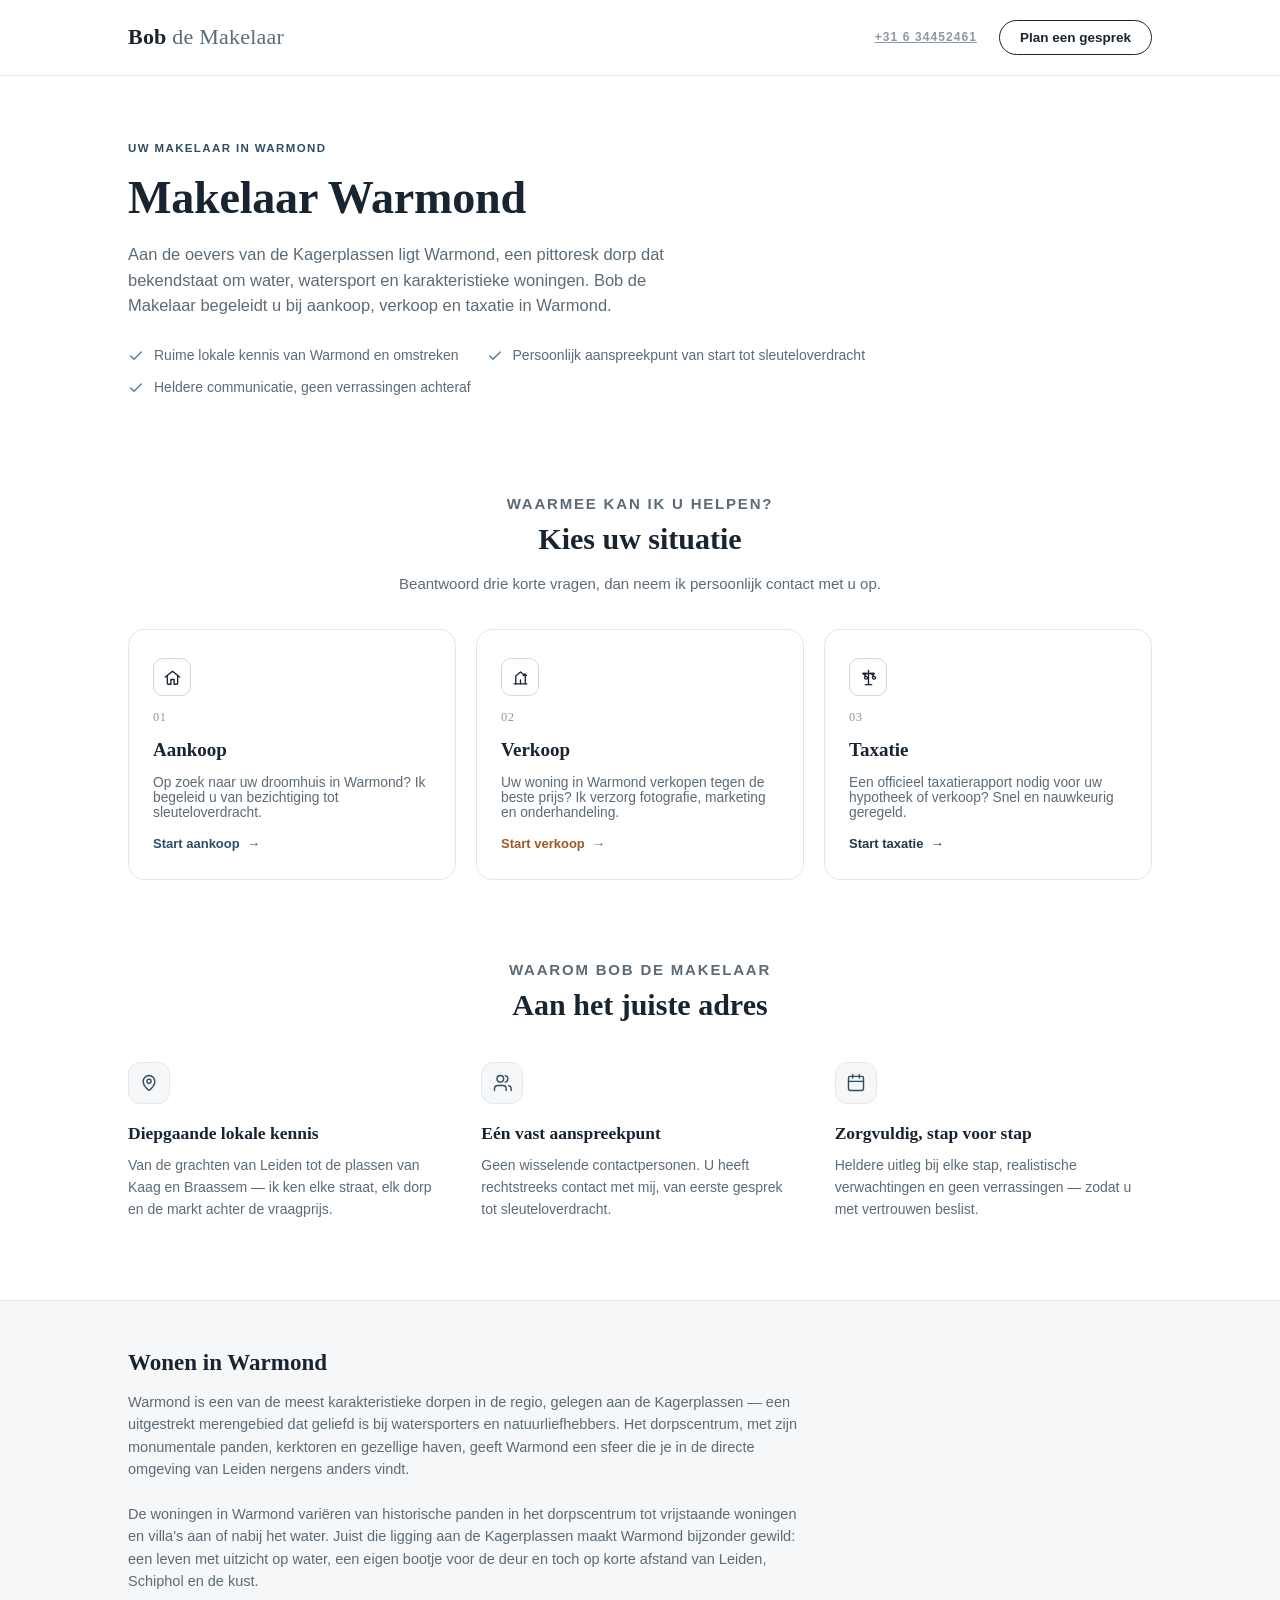
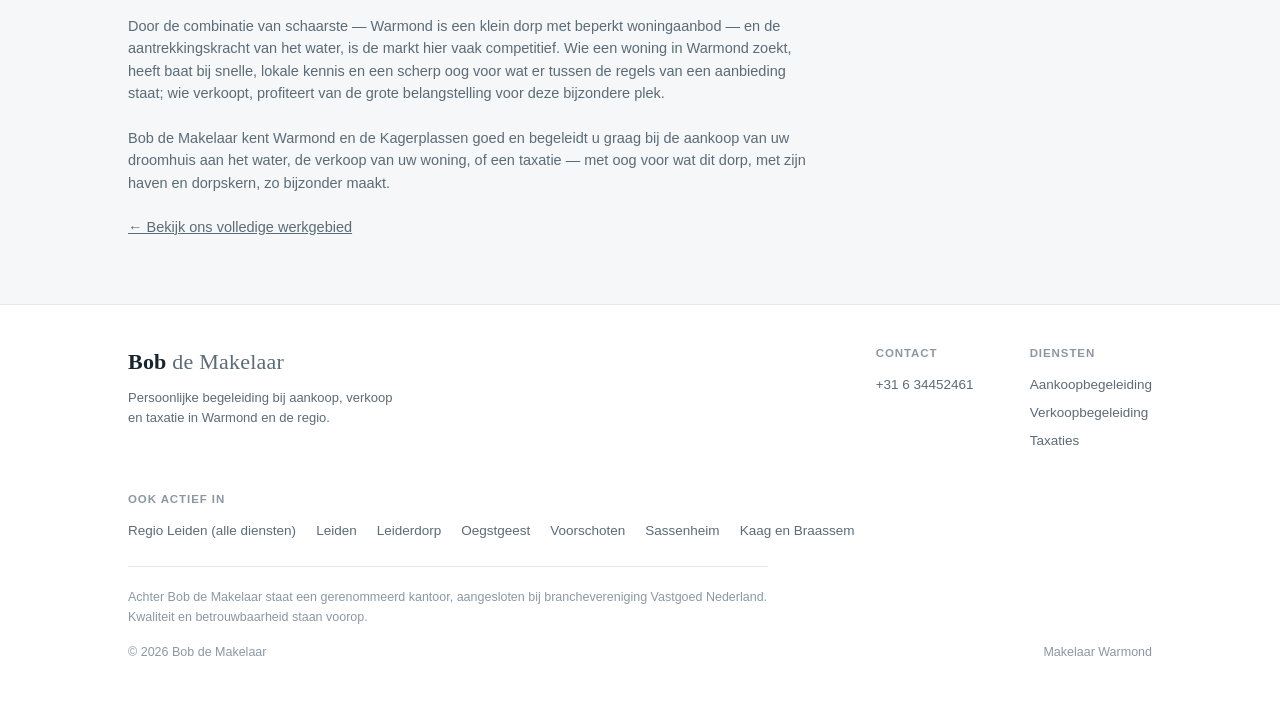
<file: makelaar-warmond.html>
<!DOCTYPE html>
<html lang="nl">
<head>
<meta charset="UTF-8" />
<meta name="viewport" content="width=device-width, initial-scale=1" />
<title>Warmond — Makelaar voor Aankoop, Verkoop &amp; Taxatie | Bob de Makelaar</title>
<meta name="description" content="Warmond: Bob de Makelaar begeleidt u bij aankoop, verkoop en taxatie van woningen in Warmond, aan de Kagerplassen. Lokale kennis van dit karakteristieke dorp." />
<link rel="canonical" href="https://bobdemakelaar.nl/makelaar-warmond.html" />

<link rel="icon" type="image/svg+xml" href="/favicon.svg" />
<link rel="icon" type="image/png" href="/favicon.png" />
<link rel="shortcut icon" href="/favicon.ico" />
<link rel="apple-touch-icon" href="/apple-touch-icon.png" />

<meta property="og:type" content="website" />
<meta property="og:locale" content="nl_NL" />
<meta property="og:url" content="https://bobdemakelaar.nl/makelaar-warmond.html" />
<meta property="og:site_name" content="Bob de Makelaar" />
<meta property="og:title" content="Warmond — Makelaar voor Aankoop, Verkoop &amp; Taxatie | Bob de Makelaar" />
<meta property="og:description" content="Warmond: Bob de Makelaar begeleidt u bij aankoop, verkoop en taxatie van woningen in Warmond, aan de Kagerplassen. Lokale kennis van dit karakteristieke dorp." />
<meta property="og:image" content="https://bobdemakelaar.nl/og-image.png" />
<meta property="og:image:width" content="1200" />
<meta property="og:image:height" content="630" />
<meta property="og:image:alt" content="Bob de Makelaar — uw makelaar in Warmond" />

<meta name="twitter:card" content="summary_large_image" />
<meta name="twitter:title" content="Warmond — Makelaar voor Aankoop, Verkoop &amp; Taxatie | Bob de Makelaar" />
<meta name="twitter:description" content="Warmond: Bob de Makelaar begeleidt u bij aankoop, verkoop en taxatie van woningen in Warmond, aan de Kagerplassen. Lokale kennis van dit karakteristieke dorp." />
<meta name="twitter:image" content="https://bobdemakelaar.nl/og-image.png" />

<script type="application/ld+json">
{
  "@context": "https://schema.org",
  "@type": "RealEstateAgent",
  "name": "Bob de Makelaar",
  "url": "https://bobdemakelaar.nl/makelaar-warmond.html",
  "telephone": "+31634452461",
  "image": "https://bobdemakelaar.nl/og-image.png",
  "description": "Warmond: Bob de Makelaar begeleidt u bij aankoop, verkoop en taxatie van woningen in Warmond, aan de Kagerplassen. Lokale kennis van dit karakteristieke dorp.",
  "areaServed": [
    { "@type": "Place", "name": "Warmond" }
  ]
}
</script>
<link rel="stylesheet" href="/style.css" />
</head>
<body>

<nav class="topnav">
  <div class="topnav-inner">
    <div class="logo">Bob <span class="thin">de Makelaar</span></div>
    <div class="nav-right">
      <a class="nav-tag" href="tel:+31634452461">+31 6 34452461</a>
      <button class="nav-cta" type="button" onclick="document.getElementById('choices').scrollIntoView({behavior:'smooth'})">Plan een gesprek</button>
    </div>
  </div>
</nav>

<div class="wrap">

  <section class="hero">
    <p class="eyebrow">Uw makelaar in Warmond</p>
    <h1>Makelaar Warmond</h1>
    <p class="lede">Aan de oevers van de Kagerplassen ligt Warmond, een pittoresk dorp dat bekendstaat om water, watersport en karakteristieke woningen. Bob de Makelaar begeleidt u bij aankoop, verkoop en taxatie in Warmond.</p>
    <ul class="trust-bullets">
      <li><svg viewBox="0 0 24 24" fill="none" stroke="currentColor" stroke-width="2" stroke-linecap="round" stroke-linejoin="round"><path d="M20 6 9 17l-5-5"/></svg>Ruime lokale kennis van Warmond en omstreken</li>
      <li><svg viewBox="0 0 24 24" fill="none" stroke="currentColor" stroke-width="2" stroke-linecap="round" stroke-linejoin="round"><path d="M20 6 9 17l-5-5"/></svg>Persoonlijk aanspreekpunt van start tot sleuteloverdracht</li>
      <li><svg viewBox="0 0 24 24" fill="none" stroke="currentColor" stroke-width="2" stroke-linecap="round" stroke-linejoin="round"><path d="M20 6 9 17l-5-5"/></svg>Heldere communicatie, geen verrassingen achteraf</li>
    </ul>
  </section>

  <section class="choices-section">
    <div class="section-head">
      <p class="eyebrow">Waarmee kan ik u helpen?</p>
      <h2>Kies uw situatie</h2>
      <p>Beantwoord drie korte vragen, dan neem ik persoonlijk contact met u op.</p>
    </div>

    <div class="choices" role="group" aria-label="Kies een dienst" id="choices">
      <button class="choice" data-key="aankoop" type="button">
        <span class="icon" aria-hidden="true">
          <svg viewBox="0 0 24 24" fill="none" stroke="currentColor" stroke-width="1.7" stroke-linecap="round" stroke-linejoin="round"><path d="M3 11.5 12 4l9 7.5"/><path d="M5.5 10v9.5a1 1 0 0 0 1 1H10v-6h4v6h3.5a1 1 0 0 0 1-1V10"/></svg>
        </span>
        <span class="num">01</span>
        <h3>Aankoop</h3>
        <p>Op zoek naar uw droomhuis in Warmond? Ik begeleid u van bezichtiging tot sleuteloverdracht.</p>
        <span class="go">Start aankoop &nbsp;→</span>
      </button>

      <button class="choice" data-key="verkoop" type="button">
        <span class="icon" aria-hidden="true">
          <svg viewBox="0 0 24 24" fill="none" stroke="currentColor" stroke-width="1.7" stroke-linecap="round" stroke-linejoin="round"><path d="M4 20h16"/><path d="M6 20V10l6-5 6 5v10"/><path d="M12 20v-5"/><path d="m15.5 9.5 2-2 2 2"/></svg>
        </span>
        <span class="num">02</span>
        <h3>Verkoop</h3>
        <p>Uw woning in Warmond verkopen tegen de beste prijs? Ik verzorg fotografie, marketing en onderhandeling.</p>
        <span class="go">Start verkoop &nbsp;→</span>
      </button>

      <button class="choice" data-key="taxatie" type="button">
        <span class="icon" aria-hidden="true">
          <svg viewBox="0 0 24 24" fill="none" stroke="currentColor" stroke-width="1.7" stroke-linecap="round" stroke-linejoin="round"><path d="M12 3v18"/><path d="M5 7h4l-2 5a2 2 0 1 0 4 0Z"/><path d="M15 7h4l-2 5a2 2 0 1 0 4 0Z"/><path d="M5 7h14"/><path d="M8 21h8"/></svg>
        </span>
        <span class="num">03</span>
        <h3>Taxatie</h3>
        <p>Een officieel taxatierapport nodig voor uw hypotheek of verkoop? Snel en nauwkeurig geregeld.</p>
        <span class="go">Start taxatie &nbsp;→</span>
      </button>
    </div>

    <div class="panel-wrap" id="panelWrap">
      <div class="panel-inner">
        <form class="panel" id="panel" data-active="" novalidate>

          <div data-fields="aankoop" hidden>
            <p class="panel-tag">Aankoop</p>
            <h2>Vertel me wat u zoekt</h2>
            <div class="qgrid">
              <div class="field">
                <label for="a-zoekgebied">Zoekgebied</label>
                <select id="a-zoekgebied">
                  <option value="">Kies een plaats</option>
                  <option>Leiden</option><option>Leiderdorp</option><option>Oud Ade</option><option>Roelofarendsveen</option><option>Hoogmade</option><option>Rijpwetering</option><option>Kaag en Braassem</option><option>Leimuiden</option><option>Sassenheim</option><option selected>Warmond</option><option>Oegstgeest</option><option>Voorschoten</option><option>Zoeterwoude</option>
                </select>
              </div>
              <div class="field">
                <label for="a-type">Type woning</label>
                <select id="a-type">
                  <option value="">Kies een type</option>
                  <option>Tussenwoning</option><option>Hoekwoning</option><option>Twee-onder-een-kap</option>
                  <option>Vrijstaande woning</option><option>Appartement</option>
                </select>
              </div>
              <div class="field span2">
                <label>Gesprek met hypotheekadviseur al gehad?</label>
                <div class="toggle-row" data-toggle-group="a-hypotheek">
                  <button type="button" class="toggle-btn">Ja</button>
                  <button type="button" class="toggle-btn">Nee</button>
                  <button type="button" class="toggle-btn">Binnenkort gepland</button>
                </div>
              </div>
            </div>
          </div>

          <div data-fields="verkoop" hidden>
            <p class="panel-tag">Verkoop</p>
            <h2>Vertel me over uw woning</h2>
            <div class="qgrid">
              <div class="field">
                <label for="v-locatie">Locatie</label>
                <select id="v-locatie">
                  <option value="">Kies een plaats</option>
                  <option>Leiden</option><option>Leiderdorp</option><option>Oud Ade</option><option>Roelofarendsveen</option><option>Hoogmade</option><option>Rijpwetering</option><option>Kaag en Braassem</option><option>Leimuiden</option><option>Sassenheim</option><option selected>Warmond</option><option>Oegstgeest</option><option>Voorschoten</option><option>Zoeterwoude</option>
                </select>
              </div>
              <div class="field">
                <label for="v-type">Type woning</label>
                <select id="v-type">
                  <option value="">Kies een type</option>
                  <option>Tussenwoning</option><option>Hoekwoning</option><option>Twee-onder-een-kap</option>
                  <option>Vrijstaande woning</option><option>Appartement</option>
                </select>
              </div>
              <div class="field span2">
                <label for="v-straat">Straat</label>
                <input type="text" id="v-straat" placeholder="Bijv. Breestraat 12">
              </div>
            </div>
          </div>

          <div data-fields="taxatie" hidden>
            <p class="panel-tag">Taxatie</p>
            <h2>Waarvoor heeft u de taxatie nodig?</h2>
            <div class="qgrid">
              <div class="field span2">
                <label>Woning kopen of verkopen?</label>
                <div class="toggle-row" data-toggle-group="t-doel">
                  <button type="button" class="toggle-btn">Kopen</button>
                  <button type="button" class="toggle-btn">Verkopen</button>
                </div>
              </div>
              <div class="field">
                <label for="t-type">Wat voor soort woning?</label>
                <select id="t-type">
                  <option value="">Kies een type</option>
                  <option>Tussenwoning</option><option>Hoekwoning</option><option>Twee-onder-een-kap</option>
                  <option>Vrijstaande woning</option><option>Appartement</option>
                </select>
              </div>
            </div>
          </div>

          <div class="contact-row">
            <div class="field">
              <label for="c-naam">Naam</label>
              <input type="text" id="c-naam" placeholder="Uw naam">
            </div>
            <div class="field">
              <label for="c-email">E-mailadres</label>
              <input type="text" id="c-email" placeholder="naam@voorbeeld.nl">
            </div>
            <div class="field">
              <label for="c-tel">Telefoonnummer</label>
              <input type="text" id="c-tel" placeholder="06 12345678">
            </div>
          </div>

          <div class="submit-row">
            <button type="submit" class="submit-btn">Versturen</button>
            <span class="confirm-msg" id="confirmMsg">
              <svg viewBox="0 0 24 24" fill="none" stroke="currentColor" stroke-width="2" stroke-linecap="round" stroke-linejoin="round"><path d="M20 6 9 17l-5-5"/></svg>
              Bedankt! Bob neemt snel contact met u op.
            </span>
            <span class="confirm-msg" id="errorMsg" style="color:var(--orange-deep);">
              Er ging iets mis. Probeer het nogmaals of bel direct.
            </span>
          </div>
        </form>
      </div>
    </div>
  </section>

  <section class="why-section">
    <div class="section-head">
      <p class="eyebrow">Waarom Bob de Makelaar</p>
      <h2>Aan het juiste adres</h2>
    </div>
    <div class="why-grid">
      <div class="why-item">
        <span class="icon" aria-hidden="true">
          <svg viewBox="0 0 24 24" fill="none" stroke="currentColor" stroke-width="1.7" stroke-linecap="round" stroke-linejoin="round"><path d="M12 21s-7-5.2-7-11a7 7 0 0 1 14 0c0 5.8-7 11-7 11Z"/><circle cx="12" cy="10" r="2.5"/></svg>
        </span>
        <h3>Diepgaande lokale kennis</h3>
        <p>Van de grachten van Leiden tot de plassen van Kaag en Braassem — ik ken elke straat, elk dorp en de markt achter de vraagprijs.</p>
      </div>
      <div class="why-item">
        <span class="icon" aria-hidden="true">
          <svg viewBox="0 0 24 24" fill="none" stroke="currentColor" stroke-width="1.7" stroke-linecap="round" stroke-linejoin="round"><path d="M17 21v-2a4 4 0 0 0-4-4H7a4 4 0 0 0-4 4v2"/><circle cx="10" cy="7" r="4"/><path d="M23 21v-2a4 4 0 0 0-3-3.87"/><path d="M16 3.13a4 4 0 0 1 0 7.75"/></svg>
        </span>
        <h3>Eén vast aanspreekpunt</h3>
        <p>Geen wisselende contactpersonen. U heeft rechtstreeks contact met mij, van eerste gesprek tot sleuteloverdracht.</p>
      </div>
      <div class="why-item">
        <span class="icon" aria-hidden="true">
          <svg viewBox="0 0 24 24" fill="none" stroke="currentColor" stroke-width="1.7" stroke-linecap="round" stroke-linejoin="round"><rect x="3" y="4" width="18" height="17" rx="2"/><path d="M16 2v4M8 2v4M3 10h18"/></svg>
        </span>
        <h3>Zorgvuldig, stap voor stap</h3>
        <p>Heldere uitleg bij elke stap, realistische verwachtingen en geen verrassingen — zodat u met vertrouwen beslist.</p>
      </div>
    </div>
  </section>
</div>

<section class="area-section">
  <div class="area-inner">
    <h2>Wonen in Warmond</h2>
    <p>Warmond is een van de meest karakteristieke dorpen in de regio, gelegen aan de Kagerplassen — een uitgestrekt merengebied dat geliefd is bij watersporters en natuurliefhebbers. Het dorpscentrum, met zijn monumentale panden, kerktoren en gezellige haven, geeft Warmond een sfeer die je in de directe omgeving van Leiden nergens anders vindt.</p>
    <p>De woningen in Warmond variëren van historische panden in het dorpscentrum tot vrijstaande woningen en villa's aan of nabij het water. Juist die ligging aan de Kagerplassen maakt Warmond bijzonder gewild: een leven met uitzicht op water, een eigen bootje voor de deur en toch op korte afstand van Leiden, Schiphol en de kust.</p>
    <p>Door de combinatie van schaarste — Warmond is een klein dorp met beperkt woningaanbod — en de aantrekkingskracht van het water, is de markt hier vaak competitief. Wie een woning in Warmond zoekt, heeft baat bij snelle, lokale kennis en een scherp oog voor wat er tussen de regels van een aanbieding staat; wie verkoopt, profiteert van de grote belangstelling voor deze bijzondere plek.</p>
    <p>Bob de Makelaar kent Warmond en de Kagerplassen goed en begeleidt u graag bij de aankoop van uw droomhuis aan het water, de verkoop van uw woning, of een taxatie — met oog voor wat dit dorp, met zijn haven en dorpskern, zo bijzonder maakt.</p>
    <p><a href="/">← Bekijk ons volledige werkgebied</a></p>
  </div>
</section>

<footer>
  <div class="wrap">
    <div class="footer-inner">
      <div class="footer-brand">
        <div class="logo">Bob <span class="thin">de Makelaar</span></div>
        <p>Persoonlijke begeleiding bij aankoop, verkoop en taxatie in Warmond en de regio.</p>
      </div>
      <div class="footer-cols">
        <div class="footer-col">
          <h4>Contact</h4>
          <a href="tel:+31634452461">+31 6 34452461</a>
        </div>
        <div class="footer-col">
          <h4>Diensten</h4>
          <p>Aankoopbegeleiding</p>
          <p>Verkoopbegeleiding</p>
          <p>Taxaties</p>
        </div>
      </div>
    </div>
    <div class="footer-locations">
      <h4>Ook actief in</h4>
      <div class="location-links">
        <a href="/">Regio Leiden (alle diensten)</a>
        <a href="/makelaar-leiden.html">Leiden</a>
        <a href="/makelaar-leiderdorp.html">Leiderdorp</a>
        <a href="/makelaar-oegstgeest.html">Oegstgeest</a>
        <a href="/makelaar-voorschoten.html">Voorschoten</a>
        <a href="/makelaar-sassenheim.html">Sassenheim</a>
        <a href="/makelaar-kaag-en-braassem.html">Kaag en Braassem</a>
      </div>
    </div>
    <p class="footer-disclaimer">Achter Bob de Makelaar staat een gerenommeerd kantoor, aangesloten bij branchevereniging Vastgoed Nederland. Kwaliteit en betrouwbaarheid staan voorop.</p>
    <div class="footer-bottom">
      <span>© 2026 Bob de Makelaar</span>
      <span>Makelaar Warmond</span>
    </div>
  </div>
</footer>

<script src="/script.js" defer></script>
</body>
</html>
</file>
<file: style.css>
:root{
    --bg: #FFFFFF;
    --bg-soft: #F6F7F8;
    --surface: #FFFFFF;
    --ink: #182430;
    --ink-soft: #5B6B77;
    --ink-faint: #8B98A3;
    --border: #E4E8EB;
    --border-strong: #D3D9DE;
    --blue: #4C7A9E;
    --blue-deep: #2E4E66;
    --blue-wash: #EEF3F7;
    --orange: #C97A3D;
    --orange-deep: #9C5A26;
    --orange-wash: #FBF1E6;
    --navy: #243746;
    --navy-wash: #ECEEF1;
    --shadow: 0 24px 48px -30px rgba(24,36,48,0.22);
    --shadow-sm: 0 10px 24px -16px rgba(24,36,48,0.18);
    --radius-lg: 24px;
    --radius-md: 16px;
    --radius-sm: 10px;
    --font-display: "Iowan Old Style","Palatino Linotype","Book Antiqua",Georgia,serif;
    --font-body: -apple-system,BlinkMacSystemFont,"Segoe UI",Roboto,"Helvetica Neue",Arial,sans-serif;
  }
  :root[data-theme="dark"]{
    --bg: #14191E;
    --bg-soft: #191F25;
    --surface: #1B2229;
    --ink: #EDF0F2;
    --ink-soft: #9FACB6;
    --ink-faint: #6B7882;
    --border: #2A333B;
    --border-strong: #37424B;
    --blue: #7FA6C4;
    --blue-deep: #AEC9DD;
    --blue-wash: #202A33;
    --orange: #DB9C63;
    --orange-deep: #EBBB8E;
    --orange-wash: #2B2420;
    --navy: #9BB0BF;
    --navy-wash: #1F262C;
    --shadow: 0 24px 48px -28px rgba(0,0,0,0.6);
    --shadow-sm: 0 10px 24px -16px rgba(0,0,0,0.5);
  }
  /* Site always renders in the light theme regardless of OS preference,
     so it looks the same on every device. */

  *{box-sizing:border-box;}
  html{scroll-behavior:smooth;}
  body{
    margin:0;
    background:var(--bg);
    color:var(--ink);
    font-family:var(--font-body);
    line-height:1.55;
    -webkit-font-smoothing:antialiased;
  }
  .wrap{max-width:1080px; margin:0 auto; padding:0 28px;}
  a{color:inherit;}
  h1,h2,h3{text-wrap:balance;}

  /* ---------- Nav ---------- */
  nav.topnav{
    border-bottom:1px solid var(--border);
    background:var(--surface);
  }
  .topnav-inner{
    display:flex;
    align-items:center;
    justify-content:space-between;
    padding:20px 28px;
    max-width:1080px;
    margin:0 auto;
    gap:20px;
    flex-wrap:wrap;
  }
  .logo{
    font-family:var(--font-display);
    font-size:22px;
    font-weight:600;
    letter-spacing:0.01em;
    white-space:nowrap;
  }
  .logo .thin{font-weight:400; color:var(--ink-soft);}
  .nav-right{
    display:flex;
    align-items:center;
    gap:22px;
  }
  .nav-tag{
    font-size:12px;
    letter-spacing:0.09em;
    text-transform:uppercase;
    color:var(--ink-faint);
    font-weight:600;
  }
  .nav-cta{
    appearance:none;
    border:1.5px solid var(--ink);
    background:transparent;
    color:var(--ink);
    border-radius:999px;
    padding:9px 20px;
    font-family:inherit;
    font-size:13.5px;
    font-weight:600;
    cursor:pointer;
    white-space:nowrap;
    transition:background .15s ease, color .15s ease;
  }
  .nav-cta:hover{background:var(--ink); color:var(--surface);}

  /* ---------- Hero ---------- */
  .hero{
    padding:64px 0 30px;
  }
  .eyebrow{
    text-transform:uppercase;
    letter-spacing:0.12em;
    font-size:11.5px;
    font-weight:700;
    color:var(--blue-deep);
    margin:0 0 14px;
  }
  .hero h1{
    font-family:var(--font-display);
    font-weight:600;
    font-size:clamp(32px, 3.6vw, 47px);
    line-height:1.14;
    margin:0 0 18px;
    letter-spacing:-0.005em;
  }
  .hero p.lede{
    color:var(--ink-soft);
    font-size:16.5px;
    max-width:560px;
    margin:0 0 26px;
  }
  .trust-bullets{
    display:flex;
    flex-wrap:wrap;
    gap:10px 28px;
    margin:0;
    padding:0;
    list-style:none;
  }
  .trust-bullets li{
    display:flex;
    align-items:center;
    gap:10px;
    font-size:14px;
    color:var(--ink-soft);
  }
  .trust-bullets svg{width:16px; height:16px; flex-shrink:0; color:var(--blue);}

  /* ---------- Section heading helper ---------- */
  .section-head{
    text-align:center;
    max-width:560px;
    margin:0 auto 34px;
  }
  .section-head .eyebrow{text-align:center;}
  .section-head h2{
    font-family:var(--font-display);
    font-weight:600;
    font-size:clamp(24px, 2.6vw, 30px);
    margin:0 0 10px;
  }
  .section-head p{
    color:var(--ink-soft);
    font-size:15px;
    margin:0;
  }

  /* ---------- Choice cards ---------- */
  .choices-section{padding:64px 0 8px;}
  .choices{
    display:grid;
    grid-template-columns:repeat(3,1fr);
    gap:20px;
  }
  @media (max-width:760px){ .choices{grid-template-columns:1fr;} }
  .choice{
    appearance:none;
    border:1.5px solid var(--border);
    background:var(--surface);
    border-radius:var(--radius-md);
    padding:28px 24px;
    text-align:left;
    cursor:pointer;
    font-family:inherit;
    color:var(--ink);
    transition:transform .18s ease, box-shadow .18s ease, border-color .18s ease;
    display:flex;
    flex-direction:column;
    gap:14px;
  }
  .choice:hover{transform:translateY(-2px); box-shadow:var(--shadow-sm); border-color:var(--border-strong);}
  .choice:focus-visible{outline:2px solid var(--blue); outline-offset:2px;}
  .choice .icon{
    width:38px;height:38px;
    display:flex;align-items:center;justify-content:center;
    color:var(--ink);
    border:1.5px solid var(--border-strong);
    border-radius:10px;
  }
  .choice .icon svg{width:19px;height:19px;}
  .choice .num{
    font-family:var(--font-display);
    font-size:12.5px;
    color:var(--ink-faint);
    letter-spacing:0.04em;
  }
  .choice h3{
    margin:0;
    font-size:19px;
    font-family:var(--font-display);
    font-weight:600;
  }
  .choice p{
    margin:0;
    font-size:13.8px;
    color:var(--ink-soft);
  }
  .choice .go{
    font-size:13px;
    font-weight:600;
    display:flex;
    align-items:center;
    gap:6px;
    margin-top:2px;
  }
  .choice[data-key="aankoop"] .go, .choice[data-key="aankoop"].active .icon{color:var(--blue-deep);}
  .choice[data-key="verkoop"] .go, .choice[data-key="verkoop"].active .icon{color:var(--orange-deep);}
  .choice[data-key="taxatie"] .go, .choice[data-key="taxatie"].active .icon{color:var(--navy);}
  .choice.active{border-color:var(--border-strong); box-shadow:var(--shadow-sm);}
  .choice[data-key="aankoop"].active{border-color:var(--blue);}
  .choice[data-key="verkoop"].active{border-color:var(--orange);}
  .choice[data-key="taxatie"].active{border-color:var(--navy);}

  /* ---------- Question panel ---------- */
  .panel-wrap{
    display:grid;
    grid-template-rows:0fr;
    transition:grid-template-rows .38s ease;
  }
  .panel-wrap.open{grid-template-rows:1fr;}
  .panel-inner{overflow:hidden;}
  .panel{
    margin-top:22px;
    background:var(--bg-soft);
    border:1.5px solid var(--border);
    border-radius:var(--radius-lg);
    padding:32px 32px 28px;
  }
  .panel-tag{
    text-transform:uppercase;
    letter-spacing:0.09em;
    font-size:11px;
    font-weight:700;
    margin:0 0 6px;
  }
  .panel[data-active="aankoop"] .panel-tag{color:var(--blue-deep);}
  .panel[data-active="verkoop"] .panel-tag{color:var(--orange-deep);}
  .panel[data-active="taxatie"] .panel-tag{color:var(--navy);}
  .panel h2{
    font-family:var(--font-display);
    font-size:21px;
    margin:0 0 22px;
    font-weight:600;
  }
  .qgrid{
    display:grid;
    grid-template-columns:1fr 1fr;
    gap:18px 22px;
  }
  @media (max-width:680px){ .qgrid{grid-template-columns:1fr;} }
  .field{display:flex; flex-direction:column; gap:7px;}
  .field.span2{grid-column:1 / -1;}
  .field label{
    font-size:12px;
    font-weight:600;
    letter-spacing:0.02em;
    color:var(--ink-soft);
  }
  .field select, .field input[type="text"]{
    font-family:inherit;
    font-size:14.5px;
    padding:12px 14px;
    border-radius:var(--radius-sm);
    border:1.5px solid var(--border-strong);
    background:var(--surface);
    color:var(--ink);
  }
  .field select:focus, .field input:focus{
    outline:none;
    border-color:var(--blue);
    box-shadow:0 0 0 3px var(--blue-wash);
  }
  .toggle-row{display:flex; gap:8px; flex-wrap:wrap;}
  .toggle-btn{
    appearance:none;
    border:1.5px solid var(--border-strong);
    background:var(--surface);
    border-radius:var(--radius-sm);
    padding:10px 16px;
    font-size:13.5px;
    font-family:inherit;
    cursor:pointer;
    color:var(--ink-soft);
    transition:all .15s ease;
  }
  .toggle-btn.selected{
    border-color:var(--blue);
    color:var(--blue-deep);
    background:var(--blue-wash);
    font-weight:600;
  }
  .contact-row{
    display:grid;
    grid-template-columns:1fr 1fr 1fr;
    gap:18px 22px;
    margin-top:20px;
    padding-top:20px;
    border-top:1px solid var(--border);
  }
  @media (max-width:680px){ .contact-row{grid-template-columns:1fr;} }
  .submit-row{
    margin-top:24px;
    display:flex;
    align-items:center;
    gap:16px;
    flex-wrap:wrap;
  }
  .submit-btn{
    appearance:none;
    border:none;
    border-radius:999px;
    padding:13px 28px;
    font-family:inherit;
    font-size:14.5px;
    font-weight:600;
    cursor:pointer;
    color:#fff;
    background:var(--ink);
    transition:opacity .15s ease;
  }
  .submit-btn:hover{opacity:0.85;}
  .confirm-msg{
    font-size:13.5px;
    color:var(--ink-soft);
    display:none;
    align-items:center;
    gap:6px;
  }
  .confirm-msg.show{display:inline-flex;}
  .confirm-msg svg{width:15px;height:15px; color:var(--blue-deep);}

  /* ---------- Why section ---------- */
  .why-section{padding:70px 0 10px;}
  .why-grid{
    display:grid;
    grid-template-columns:repeat(3,1fr);
    gap:36px;
  }
  @media (max-width:760px){ .why-grid{grid-template-columns:1fr; gap:28px;} }
  .why-item{text-align:left;}
  .why-item .icon{
    width:42px;height:42px;
    border-radius:12px;
    background:var(--bg-soft);
    border:1px solid var(--border);
    display:flex;align-items:center;justify-content:center;
    margin-bottom:16px;
    color:var(--blue-deep);
  }
  .why-item .icon svg{width:20px;height:20px;}
  .why-item h3{
    font-family:var(--font-display);
    font-size:17.5px;
    margin:0 0 8px;
    font-weight:600;
  }
  .why-item p{
    font-size:14px;
    color:var(--ink-soft);
    margin:0;
  }

  /* ---------- Werkgebied ---------- */
  .area-section{
    margin-top:70px;
    padding:44px 0;
    background:var(--bg-soft);
    border-top:1px solid var(--border);
    border-bottom:1px solid var(--border);
  }
  .area-inner{max-width:1080px; margin:0 auto; padding:0 28px;}
  .area-section h2{
    font-family:var(--font-display);
    font-size:23px;
    margin:0 0 10px;
    font-weight:600;
  }
  .area-section p{
    color:var(--ink-soft);
    font-size:14.5px;
    max-width:680px;
    margin:0 0 22px;
  }
  .town-pills{
    display:flex;
    flex-wrap:wrap;
    gap:9px;
  }
  .town-pill{
    background:var(--surface);
    border:1px solid var(--border-strong);
    border-radius:999px;
    padding:7px 14px;
    font-size:13px;
    color:var(--ink);
  }
  a.town-pill{
    text-decoration:none;
    transition:background .15s ease, border-color .15s ease, color .15s ease;
  }
  a.town-pill:hover{
    background:var(--blue-wash);
    border-color:var(--blue);
    color:var(--blue-deep);
  }

  /* ---------- Footer ---------- */
  footer{padding:40px 0 50px;}
  .footer-inner{
    display:flex;
    justify-content:space-between;
    align-items:flex-start;
    flex-wrap:wrap;
    gap:28px;
    padding-top:0;
  }
  .footer-brand .logo{margin-bottom:8px;}
  .footer-brand p{font-size:13px; color:var(--ink-soft); max-width:280px; margin:0;}
  .footer-cols{display:flex; gap:56px; flex-wrap:wrap;}
  .footer-col h4{
    font-size:11.5px;
    text-transform:uppercase;
    letter-spacing:0.08em;
    color:var(--ink-faint);
    margin:0 0 12px;
    font-weight:700;
  }
  .footer-col p, .footer-col a{
    display:block;
    font-size:13.5px;
    color:var(--ink-soft);
    margin:0 0 7px;
    text-decoration:none;
  }
  .footer-locations{
    margin-top:32px;
  }
  .footer-locations h4{
    font-size:11.5px;
    text-transform:uppercase;
    letter-spacing:0.08em;
    color:var(--ink-faint);
    margin:0 0 12px;
    font-weight:700;
  }
  .location-links{
    display:flex;
    flex-wrap:wrap;
    gap:8px 20px;
  }
  .location-links a{
    font-size:13.5px;
    color:var(--ink-soft);
    text-decoration:none;
  }
  .location-links a:hover{
    color:var(--blue-deep);
    text-decoration:underline;
  }
  .footer-disclaimer{
    margin:24px 0 0;
    padding-top:20px;
    border-top:1px solid var(--border);
    font-size:12.5px;
    line-height:1.6;
    color:var(--ink-faint);
    max-width:640px;
  }
  .footer-bottom{
    margin-top:16px;
    font-size:12.5px;
    color:var(--ink-faint);
    display:flex;
    justify-content:space-between;
    flex-wrap:wrap;
    gap:10px;
  }

  @media (prefers-reduced-motion: reduce){
    .choice, .panel-wrap, .submit-btn, html{transition:none; scroll-behavior:auto;}
  }
</file>
